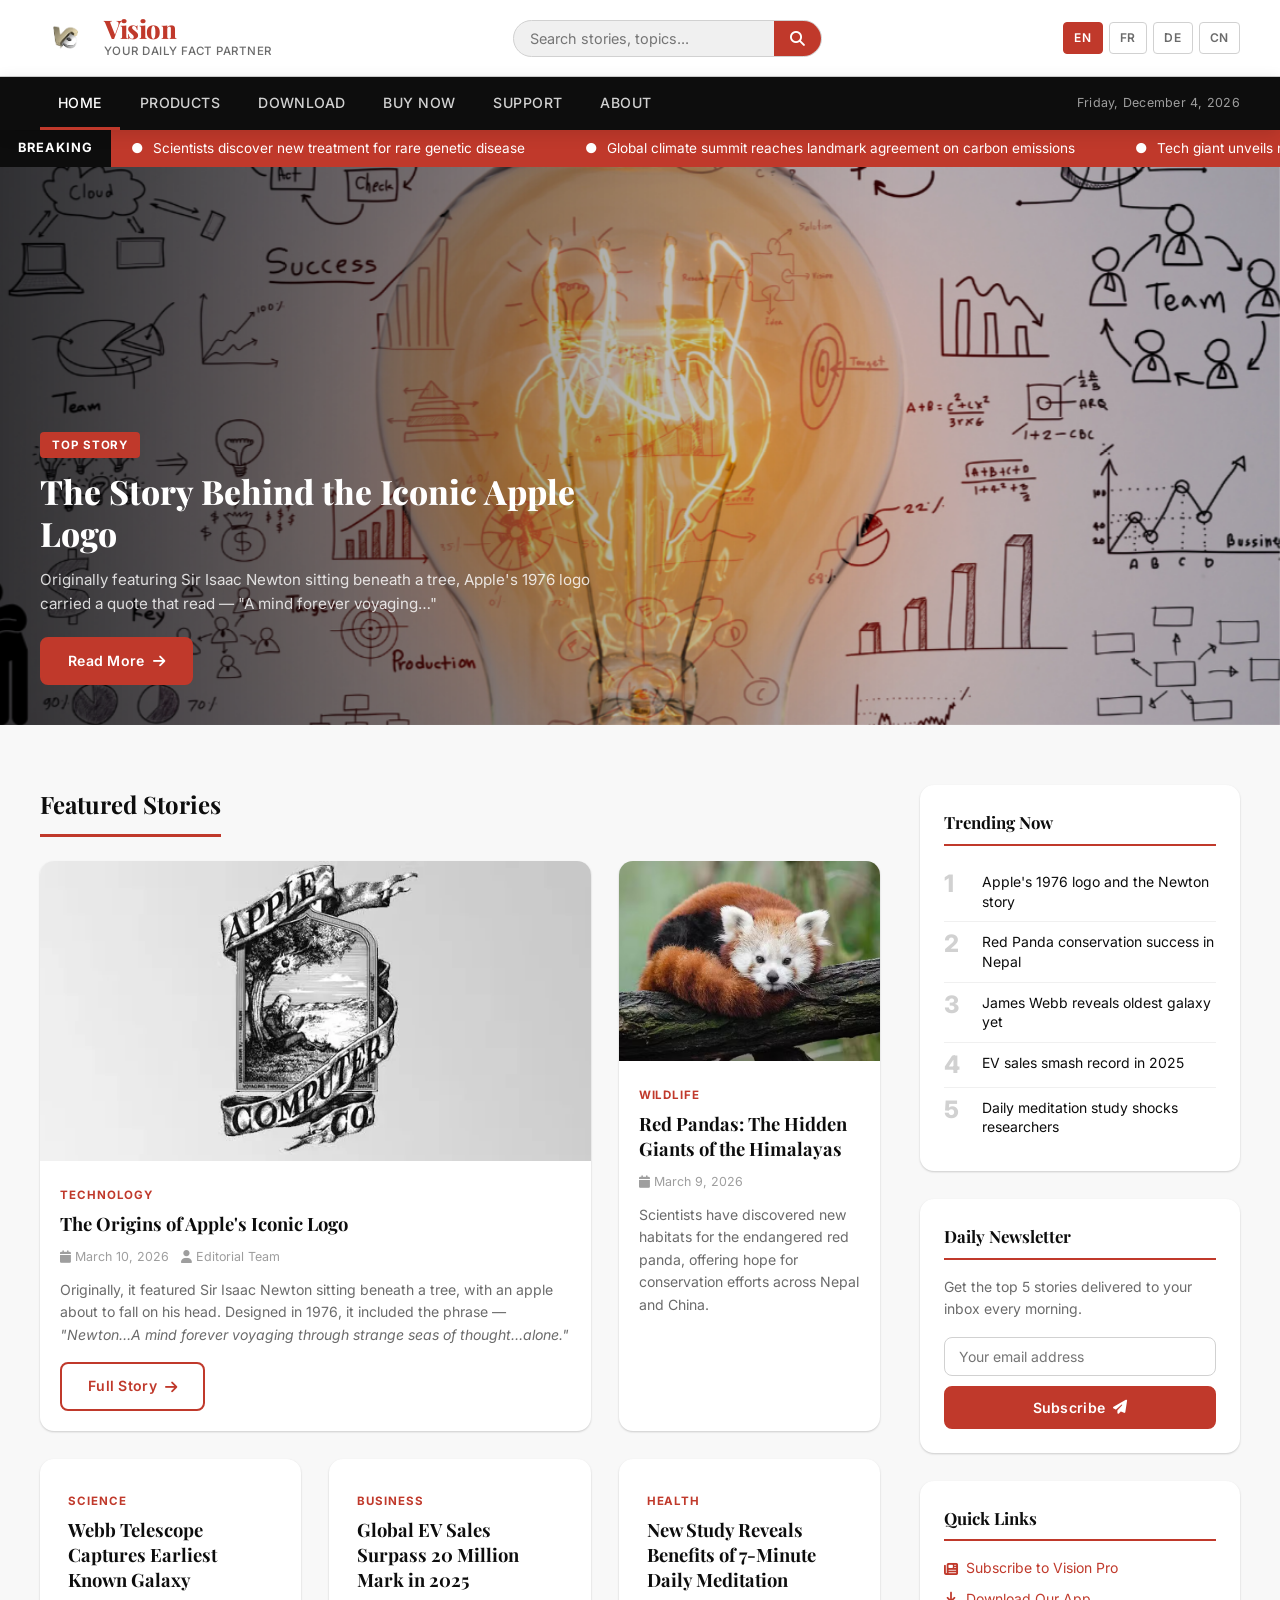
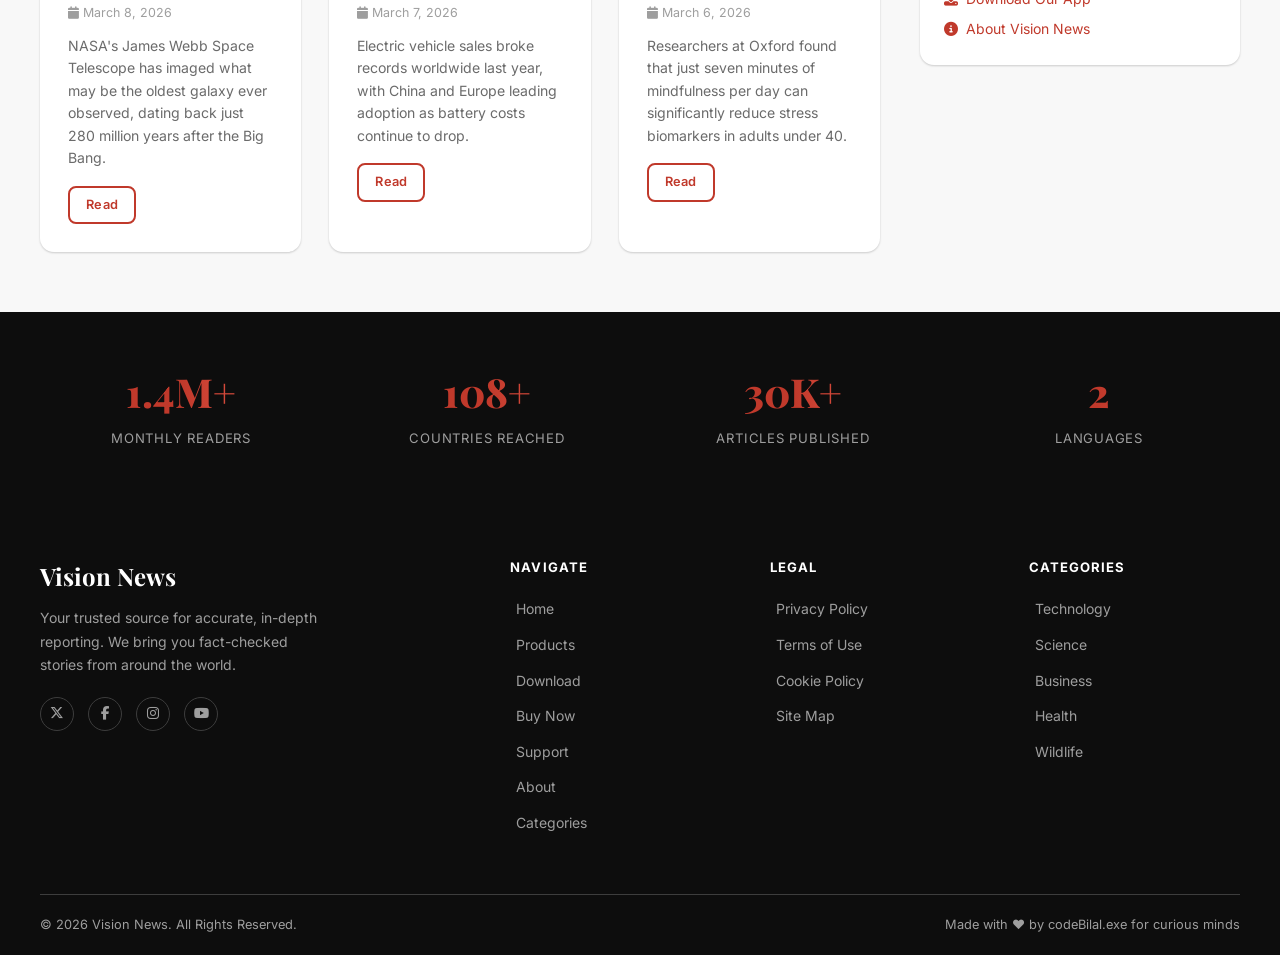
<file: index.html>
<!DOCTYPE html>
<html lang="en">

<head>
    <meta charset="UTF-8">
    <meta name="viewport" content="width=device-width, initial-scale=1.0">
    <meta name="description"
        content="Vision News — Your daily fact partner. Breaking news, top stories, analysis, and more.">

    <!-- Open Graph Tags -->
    <meta property="og:title" content="Vision News — Home">
    <meta property="og:description"
        content="Vision News — Your daily fact partner. Breaking news, top stories, analysis, and more.">
    <meta property="og:image" content="Resources/images/Webbanner.jpg">
    <meta property="og:url" content="https://vision-news.com/">
    <meta property="og:type" content="website">

    <!-- Structured Data (JSON-LD) for Google News SEO -->
    <script type="application/ld+json">
    {
      "@context": "https://schema.org",
      "@type": "NewsMediaOrganization",
      "name": "Vision News",
      "url": "https://vision-news.com",
      "logo": "https://vision-news.com/Resources/images/Weblogo.png"
    }
    </script>

    <title>Vision News — Home</title>
    <link rel="icon" href="Resources/images/WebICON.png" type="image/png">
    <link rel="stylesheet" href="css/Webstyle.css">
    <link rel="stylesheet" href="https://cdnjs.cloudflare.com/ajax/libs/font-awesome/6.5.0/css/all.min.css">
</head>

<body>

    <!-- Header -->
    <header class="site-header">
        <a href="index.html" class="logo">
            <img src="Resources/images/Weblogo.png" alt="Vision News Logo">
            <div class="logo-text">
                <h1>Vision</h1>
                <p>Your Daily Fact Partner</p>
            </div>
        </a>

        <form class="search-form" role="search" onsubmit="return false;">
            <input type="search" id="site-search" placeholder="Search stories, topics..." aria-label="Search">
            <button type="submit" aria-label="Submit search"><i class="fa fa-search"></i></button>
        </form>

        <div class="lang-selector" role="navigation" aria-label="Language selector">
            <span class="active" tabindex="0">EN</span>
            <span tabindex="0">FR</span>
            <span tabindex="0">DE</span>
            <span tabindex="0">CN</span>
        </div>
    </header>

    <!-- Sticky Navigation -->
    <nav class="site-nav" role="navigation" aria-label="Main navigation">
        <div class="nav-inner">
            <div class="nav-links">
                <a href="index.html" class="active">Home</a>
                <a href="pages/Products.html">Products</a>
                <a href="pages/Download.html">Download</a>
                <a href="pages/BuyNow.html">Buy Now</a>
                <a href="pages/Support.html">Support</a>
                <a href="pages/About.html">About</a>
            </div>
            <span class="nav-date"><i class="fa fa-spinner fa-spin"></i> Fetching Date...</span>
        </div>
    </nav>

    <!-- Breaking News Ticker -->
    <div class="ticker-bar" aria-label="Breaking news ticker">
        <span class="ticker-label">Breaking</span>
        <div class="ticker-content">
            <div class="ticker-track">
                <span>Scientists discover new treatment for rare genetic disease</span>
                <span>Global climate summit reaches landmark agreement on carbon emissions</span>
                <span>Tech giant unveils next-generation AI model with record capabilities</span>
                <span>Stock markets surge following positive economic data release</span>
                <span>Space agency confirms successful launch of new orbital telescope</span>
                <!-- duplicate for seamless loop -->
                <span>Scientists discover new treatment for rare genetic disease</span>
                <span>Global climate summit reaches landmark agreement on carbon emissions</span>
                <span>Tech giant unveils next-generation AI model with record capabilities</span>
                <span>Stock markets surge following positive economic data release</span>
                <span>Space agency confirms successful launch of new orbital telescope</span>
            </div>
        </div>
    </div>

    <main>
        <!-- Hero Banner -->
        <section class="hero-banner">
            <img src="Resources/images/Webbanner.jpg" alt="Today's top story banner" loading="lazy">
            <div class="hero-overlay">
                <div class="hero-content">
                    <span class="tag">Top Story</span>
                    <h2>The Story Behind the Iconic Apple Logo</h2>
                    <p>Originally featuring Sir Isaac Newton sitting beneath a tree, Apple's 1976 logo carried a quote
                        that read — "A mind forever voyaging…"</p>
                    <a href="#featured" class="btn btn-primary">Read More <i class="fa fa-arrow-right"></i></a>
                </div>
            </div>
        </section>

        <!-- Main Content -->
        <div class="container">
            <div class="section content-with-sidebar">

                <!-- Articles Area -->
                <div>
                    <h2 class="section-title">Featured Stories</h2>
                    <div class="article-grid" id="featured">

                        <!-- Featured Card -->
                        <article class="card featured" id="apple-story">
                            <img src="Resources/images/AppleLogo.webp" alt="Original Apple Logo from 1976"
                                class="card-img" style="height:300px;object-fit:cover;">
                            <div class="card-body">
                                <span class="card-category">Technology</span>
                                <h3 class="card-title"><a href="#">The Origins of Apple's Iconic Logo</a></h3>
                                <div class="card-meta">
                                    <span><i class="fa fa-calendar"></i> March 10, 2026</span>
                                    <span><i class="fa fa-user"></i> Editorial Team</span>
                                </div>
                                <p class="card-excerpt">Originally, it featured Sir Isaac Newton sitting beneath a tree,
                                    with an apple about to fall on his head. Designed in 1976, it included the phrase —
                                    <em>"Newton…A mind forever voyaging through strange seas of thought…alone."</em>
                                </p>
                                <a href="#" class="btn btn-outline" style="margin-top:16px;">Full Story <i
                                        class="fa fa-arrow-right"></i></a>
                            </div>
                        </article>

                        <!-- Card 2 -->
                        <article class="card">
                            <img src="Resources/images/redPanda.png" alt="Red Panda in the wild" class="card-img"
                                loading="lazy">
                            <div class="card-body">
                                <span class="card-category">Wildlife</span>
                                <h3 class="card-title"><a href="#">Red Pandas: The Hidden Giants of the Himalayas</a>
                                </h3>
                                <div class="card-meta">
                                    <span><i class="fa fa-calendar"></i> March 9, 2026</span>
                                </div>
                                <p class="card-excerpt">Scientists have discovered new habitats for the endangered red
                                    panda, offering hope for conservation efforts across Nepal and China.</p>
                            </div>
                        </article>

                        <!-- Card 3 -->
                        <article class="card">
                            <div class="card-body" style="padding:28px;">
                                <span class="card-category">Science</span>
                                <h3 class="card-title"><a href="#">Webb Telescope Captures Earliest Known Galaxy</a>
                                </h3>
                                <div class="card-meta">
                                    <span><i class="fa fa-calendar"></i> March 8, 2026</span>
                                </div>
                                <p class="card-excerpt">NASA's James Webb Space Telescope has imaged what may be the
                                    oldest galaxy ever observed, dating back just 280 million years after the Big Bang.
                                </p>
                                <a href="#" class="btn btn-sm btn-outline" style="margin-top:16px;">Read</a>
                            </div>
                        </article>

                        <!-- Card 4 -->
                        <article class="card">
                            <div class="card-body" style="padding:28px;">
                                <span class="card-category">Business</span>
                                <h3 class="card-title"><a href="#">Global EV Sales Surpass 20 Million Mark in 2025</a>
                                </h3>
                                <div class="card-meta">
                                    <span><i class="fa fa-calendar"></i> March 7, 2026</span>
                                </div>
                                <p class="card-excerpt">Electric vehicle sales broke records worldwide last year, with
                                    China and Europe leading adoption as battery costs continue to drop.</p>
                                <a href="#" class="btn btn-sm btn-outline" style="margin-top:16px;">Read</a>
                            </div>
                        </article>

                        <!-- Card 5 -->
                        <article class="card">
                            <div class="card-body" style="padding:28px;">
                                <span class="card-category">Health</span>
                                <h3 class="card-title"><a href="#">New Study Reveals Benefits of 7-Minute Daily
                                        Meditation</a></h3>
                                <div class="card-meta">
                                    <span><i class="fa fa-calendar"></i> March 6, 2026</span>
                                </div>
                                <p class="card-excerpt">Researchers at Oxford found that just seven minutes of
                                    mindfulness per day can significantly reduce stress biomarkers in adults under 40.
                                </p>
                                <a href="#" class="btn btn-sm btn-outline" style="margin-top:16px;">Read</a>
                            </div>
                        </article>

                    </div><!-- /article-grid -->
                </div>

                <!-- Sidebar -->
                <aside>
                    <!-- Trending -->
                    <div class="sidebar-widget">
                        <h4>Trending Now</h4>
                        <ol class="trending-list">
                            <li><span class="trending-num">1</span><span>Apple's 1976 logo and the Newton story</span>
                            </li>
                            <li><span class="trending-num">2</span><span>Red Panda conservation success in Nepal</span>
                            </li>
                            <li><span class="trending-num">3</span><span>James Webb reveals oldest galaxy yet</span>
                            </li>
                            <li><span class="trending-num">4</span><span>EV sales smash record in 2025</span></li>
                            <li><span class="trending-num">5</span><span>Daily meditation study shocks
                                    researchers</span></li>
                        </ol>
                    </div>

                    <!-- Newsletter -->
                    <div class="sidebar-widget">
                        <h4>Daily Newsletter</h4>
                        <p style="font-size:.875rem;color:var(--gray-2);margin-bottom:16px;">Get the top 5 stories
                            delivered to your inbox every morning.</p>
                        <form class="newsletter-form" onsubmit="return false;">
                            <input type="email" placeholder="Your email address" id="newsletter-email"
                                aria-label="Email for newsletter">
                            <button class="btn btn-primary" type="submit">Subscribe <i
                                    class="fa fa-paper-plane"></i></button>
                        </form>
                    </div>

                    <!-- Quick links -->
                    <div class="sidebar-widget">
                        <h4>Quick Links</h4>
                        <ul style="display:flex;flex-direction:column;gap:8px;">
                            <li><a href="pages/Products.html"
                                    style="font-size:.875rem;color:var(--primary);display:flex;align-items:center;gap:8px;"><i
                                        class="fa fa-newspaper"></i> Subscribe to Vision Pro</a></li>
                            <li><a href="pages/Download.html"
                                    style="font-size:.875rem;color:var(--primary);display:flex;align-items:center;gap:8px;"><i
                                        class="fa fa-download"></i> Download Our App</a></li>
                            <li><a href="pages/About.html"
                                    style="font-size:.875rem;color:var(--primary);display:flex;align-items:center;gap:8px;"><i
                                        class="fa fa-info-circle"></i> About Vision News</a></li>
                        </ul>
                    </div>
                </aside>

            </div><!-- /content-with-sidebar -->
        </div><!-- /container -->

        <!-- Stats Bar -->
        <div class="stats-bar">
            <div class="stats-grid">
                <div class="stat-item">
                    <div class="stat-number">2.4M+</div>
                    <div class="stat-label">Monthly Readers</div>
                </div>
                <div class="stat-item">
                    <div class="stat-number">180+</div>
                    <div class="stat-label">Countries Reached</div>
                </div>
                <div class="stat-item">
                    <div class="stat-number">50K+</div>
                    <div class="stat-label">Articles Published</div>
                </div>
                <div class="stat-item">
                    <div class="stat-number">4</div>
                    <div class="stat-label">Languages</div>
                </div>
            </div>
        </div>
    </main>

    <!-- Footer -->
    <footer class="site-footer">
        <div class="footer-grid">
            <div class="footer-brand">
                <h3>Vision News</h3>
                <p>Your trusted source for accurate, in-depth reporting. We bring you fact-checked stories from around
                    the world.</p>
                <div class="social-links" style="margin-top:20px;">
                    <a href="https://x.com/visionnews" target="_blank" rel="noopener" aria-label="Twitter/X"><i
                            class="fa-brands fa-x-twitter"></i></a>
                    <a href="https://www.facebook.com/visionnews" target="_blank" rel="noopener"
                        aria-label="Facebook"><i class="fa-brands fa-facebook-f"></i></a>
                    <a href="https://www.instagram.com/visionnews" target="_blank" rel="noopener"
                        aria-label="Instagram"><i class="fa-brands fa-instagram"></i></a>
                    <a href="https://www.youtube.com/@visionnews" target="_blank" rel="noopener" aria-label="YouTube"><i
                            class="fa-brands fa-youtube"></i></a>
                </div>
            </div>
            <div class="footer-col">
                <h4>Navigate</h4>
                <ul>
                    <li><a href="index.html">Home</a></li>
                    <li><a href="pages/Products.html">Products</a></li>
                    <li><a href="pages/Download.html">Download</a></li>
                    <li><a href="pages/BuyNow.html">Buy Now</a></li>
                    <li><a href="pages/Support.html">Support</a></li>
                    <li><a href="pages/About.html">About</a></li>
                    <li><a href="pages/Categories.html">Categories</a></li>
                </ul>
            </div>
            <div class="footer-col">
                <h4>Legal</h4>
                <ul>
                    <li><a href="Resources/policies/PrivacyPolicy.html">Privacy Policy</a></li>
                    <li><a href="Resources/policies/TermsOfUse.html">Terms of Use</a></li>
                    <li><a href="Resources/policies/CookiePolicy.html">Cookie Policy</a></li>
                    <li><a href="#">Site Map</a></li>
                </ul>
            </div>
            <div class="footer-col">
                <h4>Categories</h4>
                <ul>
                    <li><a href="index.html?search=technology">Technology</a></li>
                    <li><a href="index.html?search=science">Science</a></li>
                    <li><a href="index.html?search=business">Business</a></li>
                    <li><a href="index.html?search=health">Health</a></li>
                    <li><a href="index.html?search=wildlife">Wildlife</a></li>
                </ul>
            </div>
        </div>
        <div class="footer-bottom">
            <p>&copy; 2026 Vision News. All Rights Reserved.</p>
            <p>Made with ❤️ by <a href="https://github.com/codeBilal-exe">codeBilal.exe</a> for curious minds</p>
        </div>
    </footer>

    <!-- Hidden Google Translate Element -->
    <div id="google_translate_element" style="display:none;"></div>
    <script type="text/javascript">
        function googleTranslateElementInit() {
            new google.translate.TranslateElement({
                pageLanguage: 'en',
                includedLanguages: 'en,fr,de,zh-CN',
                autoDisplay: false
            }, 'google_translate_element');
        }
    </script>
    <script type="text/javascript"
        src="https://translate.google.com/translate_a/element.js?cb=googleTranslateElementInit"></script>

    <!-- External Script -->
    <script src="js/WebScript.js"></script>

</body>

</html>
</file>
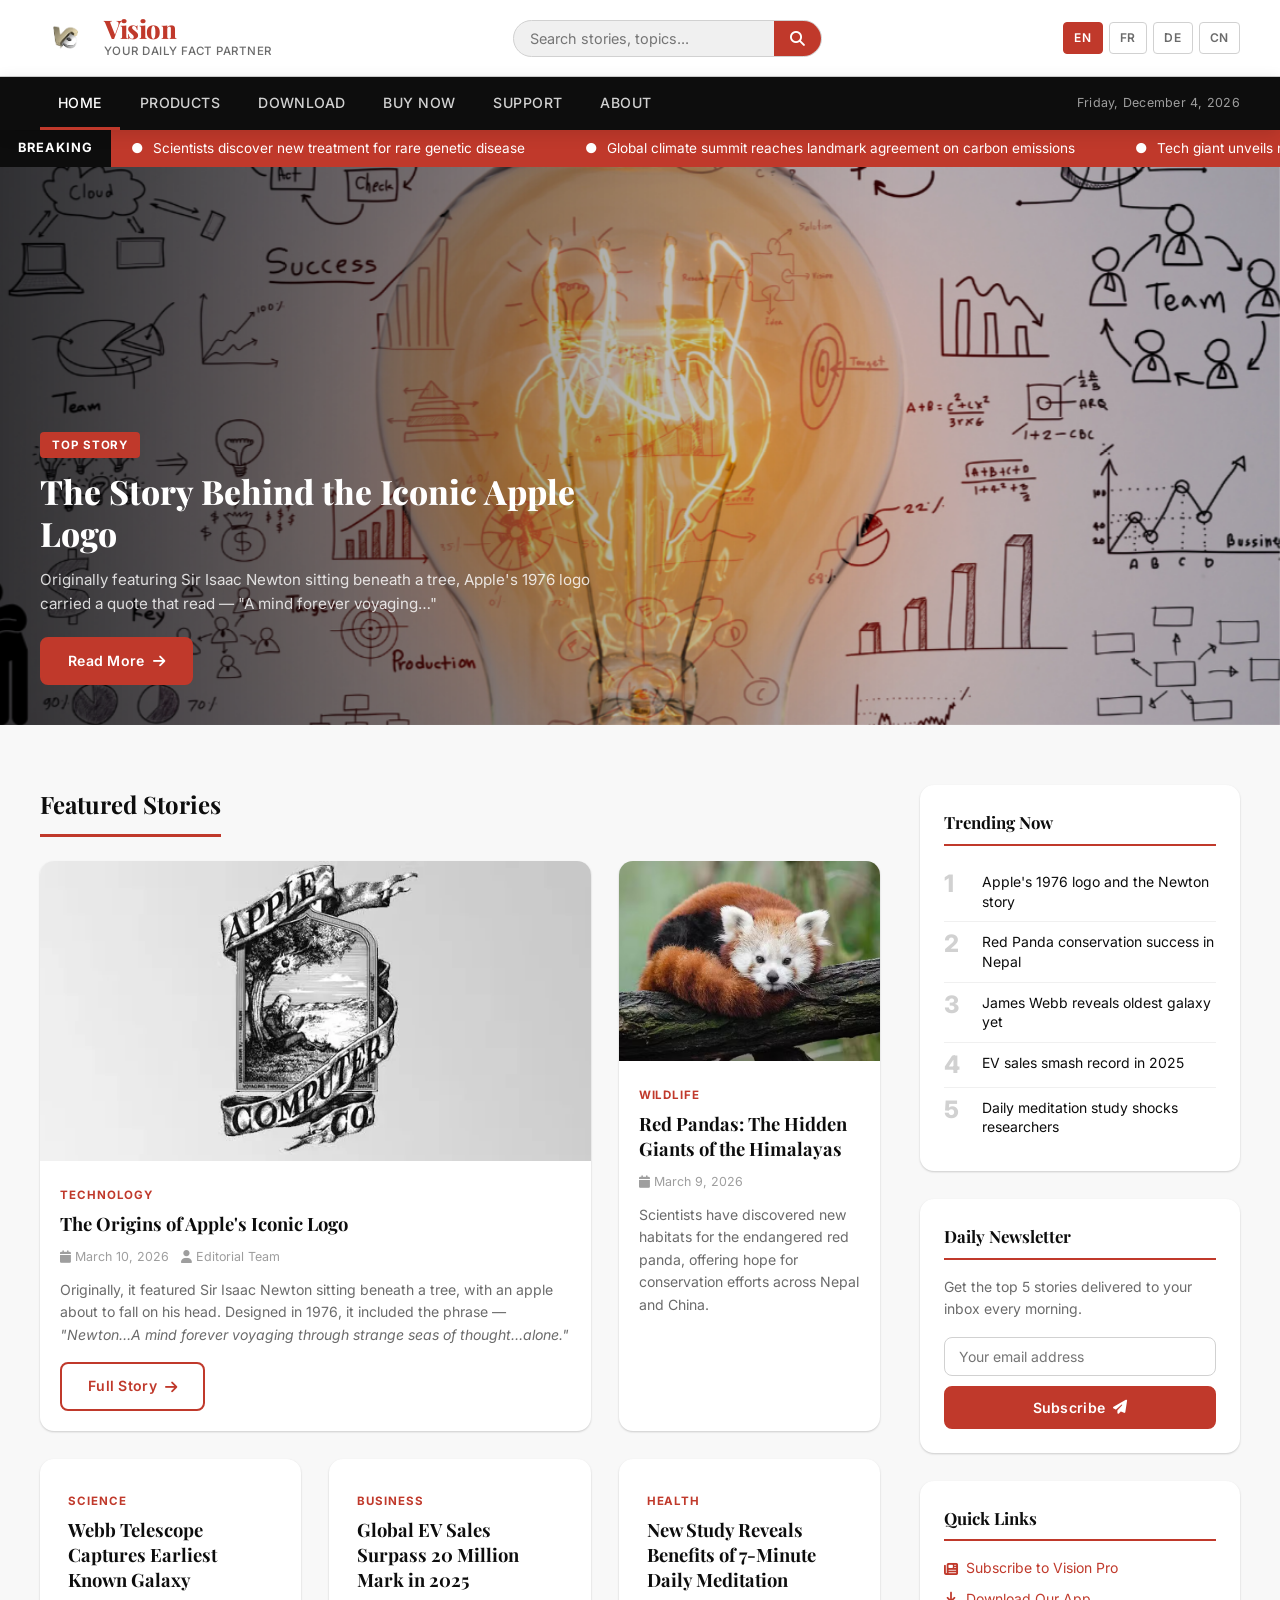
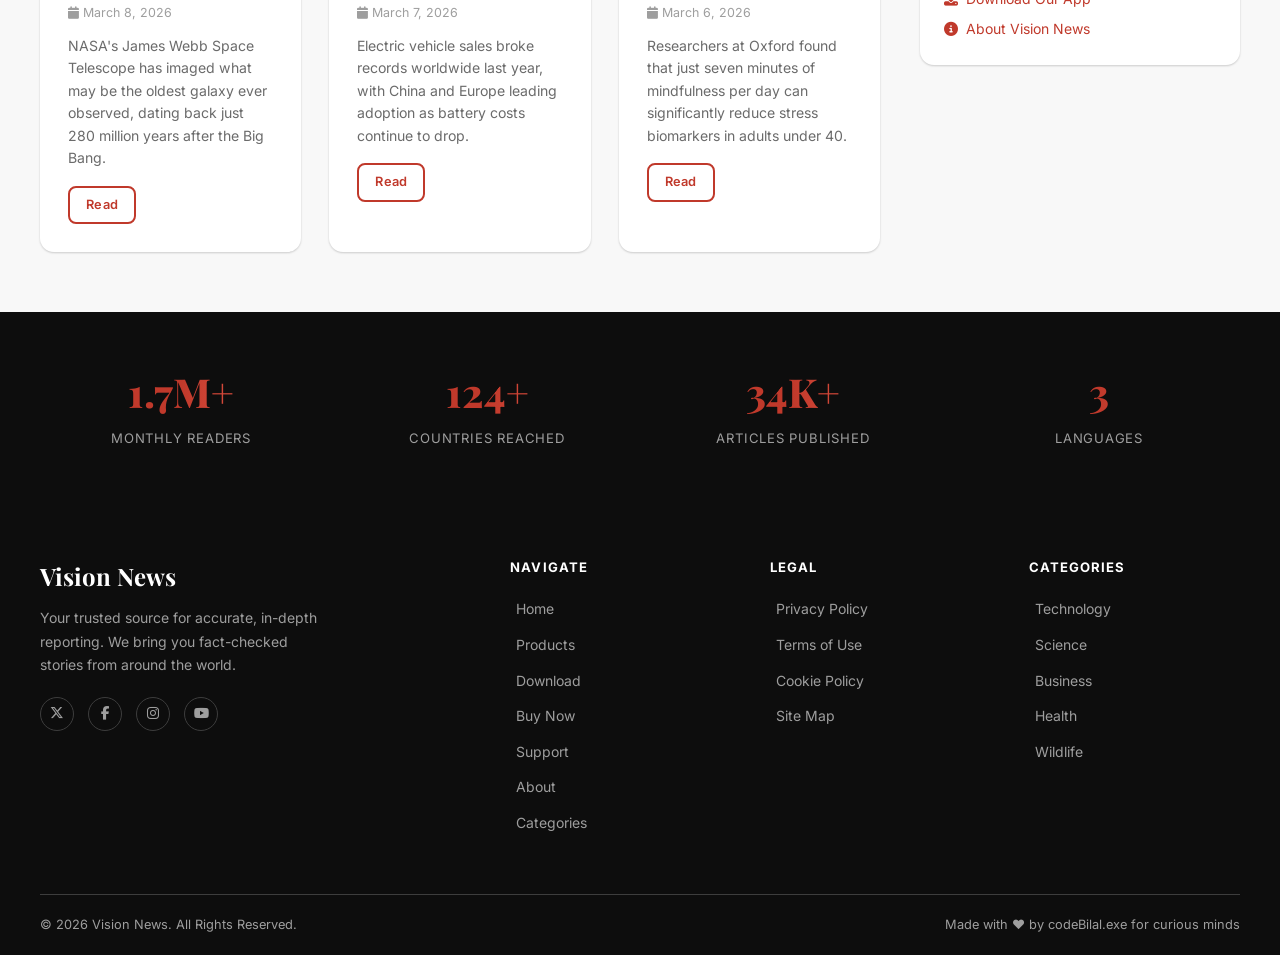
<file: Home.html>
<!DOCTYPE html>
<html lang="en">

<head>
    <meta charset="UTF-8">
    <meta name="viewport" content="width=device-width, initial-scale=1.0">
    <meta name="description"
        content="Vision News — Your daily fact partner. Breaking news, top stories, analysis, and more.">

    <!-- Open Graph Tags -->
    <meta property="og:title" content="Vision News — Home">
    <meta property="og:description"
        content="Vision News — Your daily fact partner. Breaking news, top stories, analysis, and more.">
    <meta property="og:image" content="Resources/images/Webbanner.jpg">
    <meta property="og:url" content="https://vision-news.com/">
    <meta property="og:type" content="website">

    <!-- Structured Data (JSON-LD) for Google News SEO -->
    <script type="application/ld+json">
    {
      "@context": "https://schema.org",
      "@type": "NewsMediaOrganization",
      "name": "Vision News",
      "url": "https://vision-news.com",
      "logo": "https://vision-news.com/Resources/images/Weblogo.png"
    }
    </script>

    <title>Vision News — Home</title>
    <link rel="icon" href="Resources/images/WebICON.png" type="image/png">
    <link rel="stylesheet" href="css/Webstyle.css">
    <link rel="stylesheet" href="https://cdnjs.cloudflare.com/ajax/libs/font-awesome/6.5.0/css/all.min.css">
</head>

<body>

    <!-- Header -->
    <header class="site-header">
        <a href="Home.html" class="logo">
            <img src="Resources/images/Weblogo.png" alt="Vision News Logo">
            <div class="logo-text">
                <h1>Vision</h1>
                <p>Your Daily Fact Partner</p>
            </div>
        </a>

        <form class="search-form" role="search" onsubmit="return false;">
            <input type="search" id="site-search" placeholder="Search stories, topics..." aria-label="Search">
            <button type="submit" aria-label="Submit search"><i class="fa fa-search"></i></button>
        </form>

        <div class="lang-selector" role="navigation" aria-label="Language selector">
            <span class="active" tabindex="0">EN</span>
            <span tabindex="0">FR</span>
            <span tabindex="0">DE</span>
            <span tabindex="0">CN</span>
        </div>
    </header>

    <!-- Sticky Navigation -->
    <nav class="site-nav" role="navigation" aria-label="Main navigation">
        <div class="nav-inner">
            <div class="nav-links">
                <a href="Home.html" class="active">Home</a>
                <a href="pages/Products.html">Products</a>
                <a href="pages/Download.html">Download</a>
                <a href="pages/BuyNow.html">Buy Now</a>
                <a href="pages/Support.html">Support</a>
                <a href="pages/About.html">About</a>
            </div>
            <span class="nav-date"><i class="fa fa-spinner fa-spin"></i> Fetching Date...</span>
        </div>
    </nav>

    <!-- Breaking News Ticker -->
    <div class="ticker-bar" aria-label="Breaking news ticker">
        <span class="ticker-label">Breaking</span>
        <div class="ticker-content">
            <div class="ticker-track">
                <span>Scientists discover new treatment for rare genetic disease</span>
                <span>Global climate summit reaches landmark agreement on carbon emissions</span>
                <span>Tech giant unveils next-generation AI model with record capabilities</span>
                <span>Stock markets surge following positive economic data release</span>
                <span>Space agency confirms successful launch of new orbital telescope</span>
                <!-- duplicate for seamless loop -->
                <span>Scientists discover new treatment for rare genetic disease</span>
                <span>Global climate summit reaches landmark agreement on carbon emissions</span>
                <span>Tech giant unveils next-generation AI model with record capabilities</span>
                <span>Stock markets surge following positive economic data release</span>
                <span>Space agency confirms successful launch of new orbital telescope</span>
            </div>
        </div>
    </div>

    <main>
        <!-- Hero Banner -->
        <section class="hero-banner">
            <img src="Resources/images/Webbanner.jpg" alt="Today's top story banner" loading="lazy">
            <div class="hero-overlay">
                <div class="hero-content">
                    <span class="tag">Top Story</span>
                    <h2>The Story Behind the Iconic Apple Logo</h2>
                    <p>Originally featuring Sir Isaac Newton sitting beneath a tree, Apple's 1976 logo carried a quote
                        that read — "A mind forever voyaging…"</p>
                    <a href="#featured" class="btn btn-primary">Read More <i class="fa fa-arrow-right"></i></a>
                </div>
            </div>
        </section>

        <!-- Main Content -->
        <div class="container">
            <div class="section content-with-sidebar">

                <!-- Articles Area -->
                <div>
                    <h2 class="section-title">Featured Stories</h2>
                    <div class="article-grid" id="featured">

                        <!-- Featured Card -->
                        <article class="card featured" id="apple-story">
                            <img src="Resources/images/AppleLogo.webp" alt="Original Apple Logo from 1976"
                                class="card-img" style="height:300px;object-fit:cover;">
                            <div class="card-body">
                                <span class="card-category">Technology</span>
                                <h3 class="card-title"><a href="#">The Origins of Apple's Iconic Logo</a></h3>
                                <div class="card-meta">
                                    <span><i class="fa fa-calendar"></i> March 10, 2026</span>
                                    <span><i class="fa fa-user"></i> Editorial Team</span>
                                </div>
                                <p class="card-excerpt">Originally, it featured Sir Isaac Newton sitting beneath a tree,
                                    with an apple about to fall on his head. Designed in 1976, it included the phrase —
                                    <em>"Newton…A mind forever voyaging through strange seas of thought…alone."</em>
                                </p>
                                <a href="#" class="btn btn-outline" style="margin-top:16px;">Full Story <i
                                        class="fa fa-arrow-right"></i></a>
                            </div>
                        </article>

                        <!-- Card 2 -->
                        <article class="card">
                            <img src="Resources/images/redPanda.png" alt="Red Panda in the wild" class="card-img"
                                loading="lazy">
                            <div class="card-body">
                                <span class="card-category">Wildlife</span>
                                <h3 class="card-title"><a href="#">Red Pandas: The Hidden Giants of the Himalayas</a>
                                </h3>
                                <div class="card-meta">
                                    <span><i class="fa fa-calendar"></i> March 9, 2026</span>
                                </div>
                                <p class="card-excerpt">Scientists have discovered new habitats for the endangered red
                                    panda, offering hope for conservation efforts across Nepal and China.</p>
                            </div>
                        </article>

                        <!-- Card 3 -->
                        <article class="card">
                            <div class="card-body" style="padding:28px;">
                                <span class="card-category">Science</span>
                                <h3 class="card-title"><a href="#">Webb Telescope Captures Earliest Known Galaxy</a>
                                </h3>
                                <div class="card-meta">
                                    <span><i class="fa fa-calendar"></i> March 8, 2026</span>
                                </div>
                                <p class="card-excerpt">NASA's James Webb Space Telescope has imaged what may be the
                                    oldest galaxy ever observed, dating back just 280 million years after the Big Bang.
                                </p>
                                <a href="#" class="btn btn-sm btn-outline" style="margin-top:16px;">Read</a>
                            </div>
                        </article>

                        <!-- Card 4 -->
                        <article class="card">
                            <div class="card-body" style="padding:28px;">
                                <span class="card-category">Business</span>
                                <h3 class="card-title"><a href="#">Global EV Sales Surpass 20 Million Mark in 2025</a>
                                </h3>
                                <div class="card-meta">
                                    <span><i class="fa fa-calendar"></i> March 7, 2026</span>
                                </div>
                                <p class="card-excerpt">Electric vehicle sales broke records worldwide last year, with
                                    China and Europe leading adoption as battery costs continue to drop.</p>
                                <a href="#" class="btn btn-sm btn-outline" style="margin-top:16px;">Read</a>
                            </div>
                        </article>

                        <!-- Card 5 -->
                        <article class="card">
                            <div class="card-body" style="padding:28px;">
                                <span class="card-category">Health</span>
                                <h3 class="card-title"><a href="#">New Study Reveals Benefits of 7-Minute Daily
                                        Meditation</a></h3>
                                <div class="card-meta">
                                    <span><i class="fa fa-calendar"></i> March 6, 2026</span>
                                </div>
                                <p class="card-excerpt">Researchers at Oxford found that just seven minutes of
                                    mindfulness per day can significantly reduce stress biomarkers in adults under 40.
                                </p>
                                <a href="#" class="btn btn-sm btn-outline" style="margin-top:16px;">Read</a>
                            </div>
                        </article>

                    </div><!-- /article-grid -->
                </div>

                <!-- Sidebar -->
                <aside>
                    <!-- Trending -->
                    <div class="sidebar-widget">
                        <h4>Trending Now</h4>
                        <ol class="trending-list">
                            <li><span class="trending-num">1</span><span>Apple's 1976 logo and the Newton story</span>
                            </li>
                            <li><span class="trending-num">2</span><span>Red Panda conservation success in Nepal</span>
                            </li>
                            <li><span class="trending-num">3</span><span>James Webb reveals oldest galaxy yet</span>
                            </li>
                            <li><span class="trending-num">4</span><span>EV sales smash record in 2025</span></li>
                            <li><span class="trending-num">5</span><span>Daily meditation study shocks
                                    researchers</span></li>
                        </ol>
                    </div>

                    <!-- Newsletter -->
                    <div class="sidebar-widget">
                        <h4>Daily Newsletter</h4>
                        <p style="font-size:.875rem;color:var(--gray-2);margin-bottom:16px;">Get the top 5 stories
                            delivered to your inbox every morning.</p>
                        <form class="newsletter-form" onsubmit="return false;">
                            <input type="email" placeholder="Your email address" id="newsletter-email"
                                aria-label="Email for newsletter">
                            <button class="btn btn-primary" type="submit">Subscribe <i
                                    class="fa fa-paper-plane"></i></button>
                        </form>
                    </div>

                    <!-- Quick links -->
                    <div class="sidebar-widget">
                        <h4>Quick Links</h4>
                        <ul style="display:flex;flex-direction:column;gap:8px;">
                            <li><a href="pages/Products.html"
                                    style="font-size:.875rem;color:var(--primary);display:flex;align-items:center;gap:8px;"><i
                                        class="fa fa-newspaper"></i> Subscribe to Vision Pro</a></li>
                            <li><a href="pages/Download.html"
                                    style="font-size:.875rem;color:var(--primary);display:flex;align-items:center;gap:8px;"><i
                                        class="fa fa-download"></i> Download Our App</a></li>
                            <li><a href="pages/About.html"
                                    style="font-size:.875rem;color:var(--primary);display:flex;align-items:center;gap:8px;"><i
                                        class="fa fa-info-circle"></i> About Vision News</a></li>
                        </ul>
                    </div>
                </aside>

            </div><!-- /content-with-sidebar -->
        </div><!-- /container -->

        <!-- Stats Bar -->
        <div class="stats-bar">
            <div class="stats-grid">
                <div class="stat-item">
                    <div class="stat-number">2.4M+</div>
                    <div class="stat-label">Monthly Readers</div>
                </div>
                <div class="stat-item">
                    <div class="stat-number">180+</div>
                    <div class="stat-label">Countries Reached</div>
                </div>
                <div class="stat-item">
                    <div class="stat-number">50K+</div>
                    <div class="stat-label">Articles Published</div>
                </div>
                <div class="stat-item">
                    <div class="stat-number">4</div>
                    <div class="stat-label">Languages</div>
                </div>
            </div>
        </div>
    </main>

    <!-- Footer -->
    <footer class="site-footer">
        <div class="footer-grid">
            <div class="footer-brand">
                <h3>Vision News</h3>
                <p>Your trusted source for accurate, in-depth reporting. We bring you fact-checked stories from around
                    the world.</p>
                <div class="social-links" style="margin-top:20px;">
                    <a href="https://x.com/visionnews" target="_blank" rel="noopener" aria-label="Twitter/X"><i
                            class="fa-brands fa-x-twitter"></i></a>
                    <a href="https://www.facebook.com/visionnews" target="_blank" rel="noopener"
                        aria-label="Facebook"><i class="fa-brands fa-facebook-f"></i></a>
                    <a href="https://www.instagram.com/visionnews" target="_blank" rel="noopener"
                        aria-label="Instagram"><i class="fa-brands fa-instagram"></i></a>
                    <a href="https://www.youtube.com/@visionnews" target="_blank" rel="noopener" aria-label="YouTube"><i
                            class="fa-brands fa-youtube"></i></a>
                </div>
            </div>
            <div class="footer-col">
                <h4>Navigate</h4>
                <ul>
                    <li><a href="Home.html">Home</a></li>
                    <li><a href="pages/Products.html">Products</a></li>
                    <li><a href="pages/Download.html">Download</a></li>
                    <li><a href="pages/BuyNow.html">Buy Now</a></li>
                    <li><a href="pages/Support.html">Support</a></li>
                    <li><a href="pages/About.html">About</a></li>
                    <li><a href="pages/Categories.html">Categories</a></li>
                </ul>
            </div>
            <div class="footer-col">
                <h4>Legal</h4>
                <ul>
                    <li><a href="Resources/policies/PrivacyPolicy.html">Privacy Policy</a></li>
                    <li><a href="Resources/policies/TermsOfUse.html">Terms of Use</a></li>
                    <li><a href="Resources/policies/CookiePolicy.html">Cookie Policy</a></li>
                    <li><a href="#">Site Map</a></li>
                </ul>
            </div>
            <div class="footer-col">
                <h4>Categories</h4>
                <ul>
                    <li><a href="Home.html?search=technology">Technology</a></li>
                    <li><a href="Home.html?search=science">Science</a></li>
                    <li><a href="Home.html?search=business">Business</a></li>
                    <li><a href="Home.html?search=health">Health</a></li>
                    <li><a href="Home.html?search=wildlife">Wildlife</a></li>
                </ul>
            </div>
        </div>
        <div class="footer-bottom">
            <p>&copy; 2026 Vision News. All Rights Reserved.</p>
            <p>Made with ❤️ by <a href="https://github.com/codeBilal-exe">codeBilal.exe</a> for curious minds</p>
        </div>
    </footer>

    <!-- Hidden Google Translate Element -->
    <div id="google_translate_element" style="display:none;"></div>
    <script type="text/javascript">
        function googleTranslateElementInit() {
            new google.translate.TranslateElement({
                pageLanguage: 'en',
                includedLanguages: 'en,fr,de,zh-CN',
                autoDisplay: false
            }, 'google_translate_element');
        }
    </script>
    <script type="text/javascript"
        src="https://translate.google.com/translate_a/element.js?cb=googleTranslateElementInit"></script>

    <!-- External Script -->
    <script src="js/WebScript.js"></script>

</body>

</html>
</file>
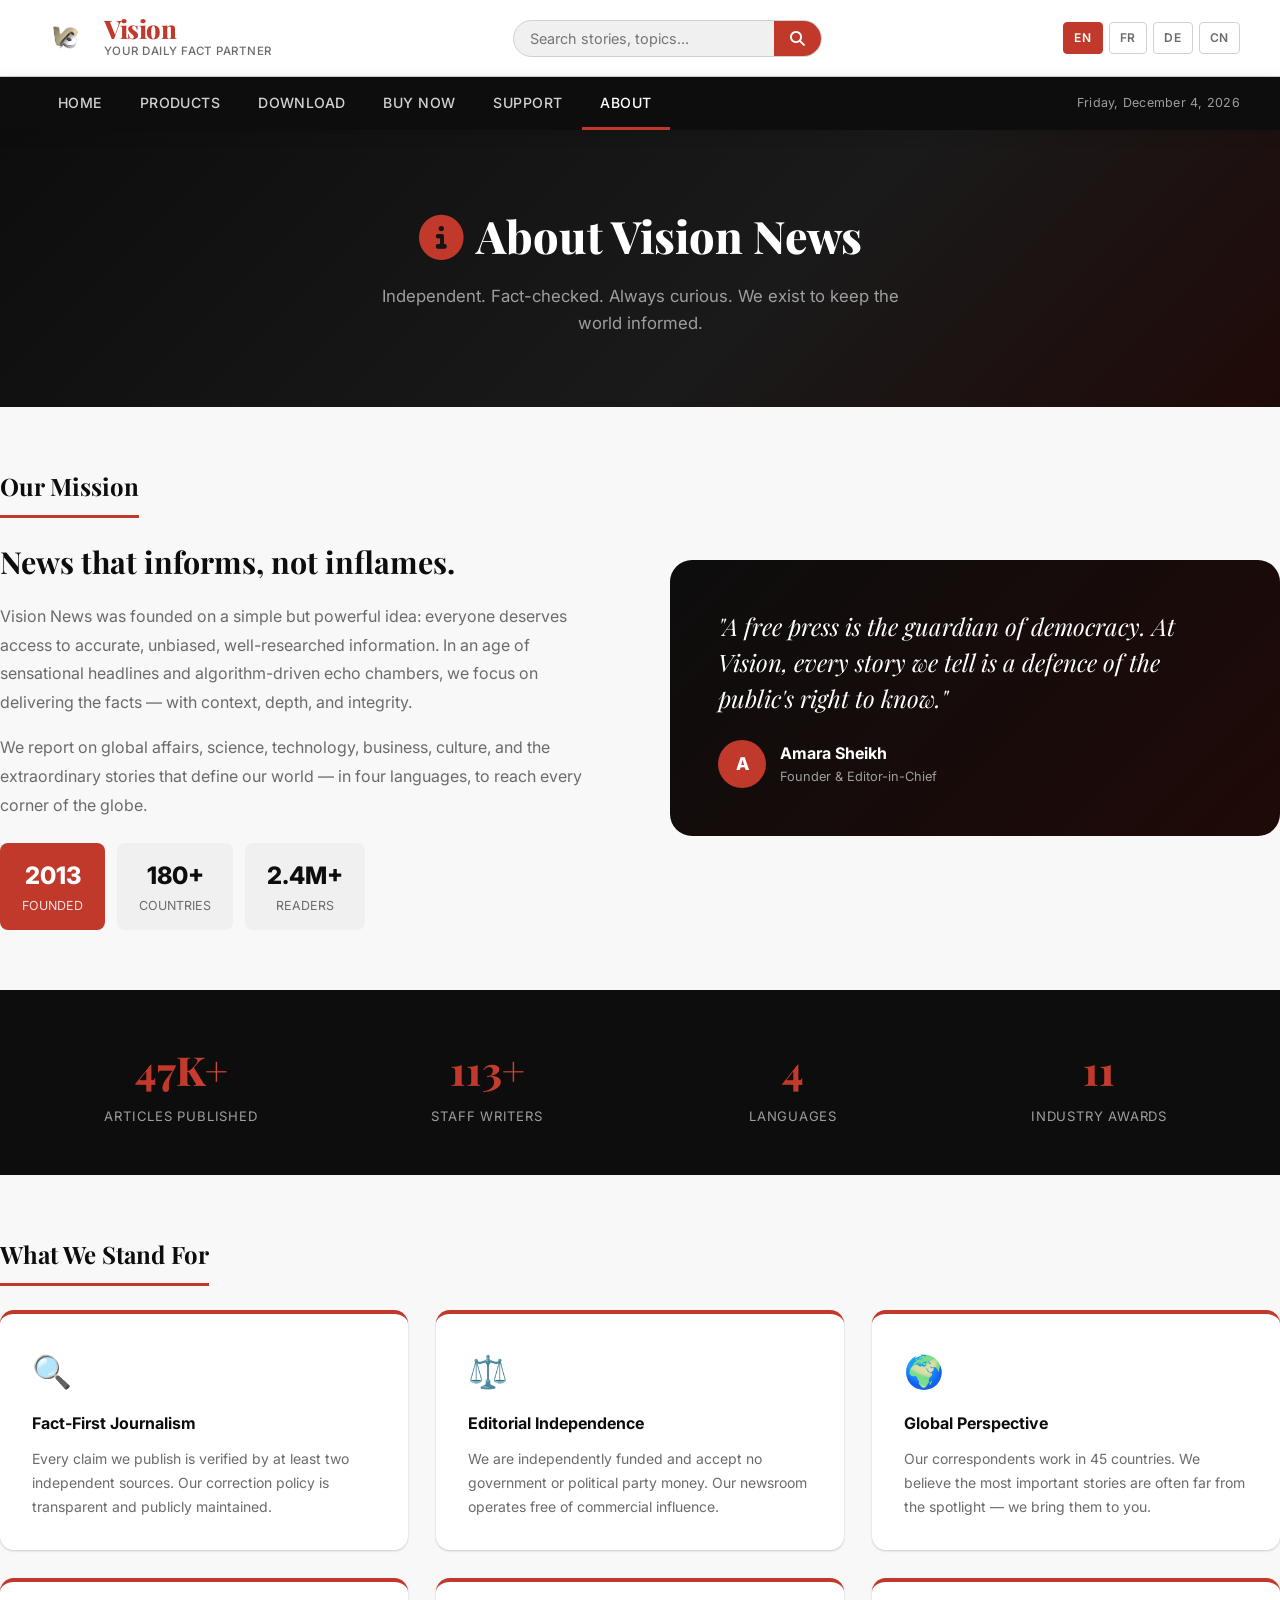
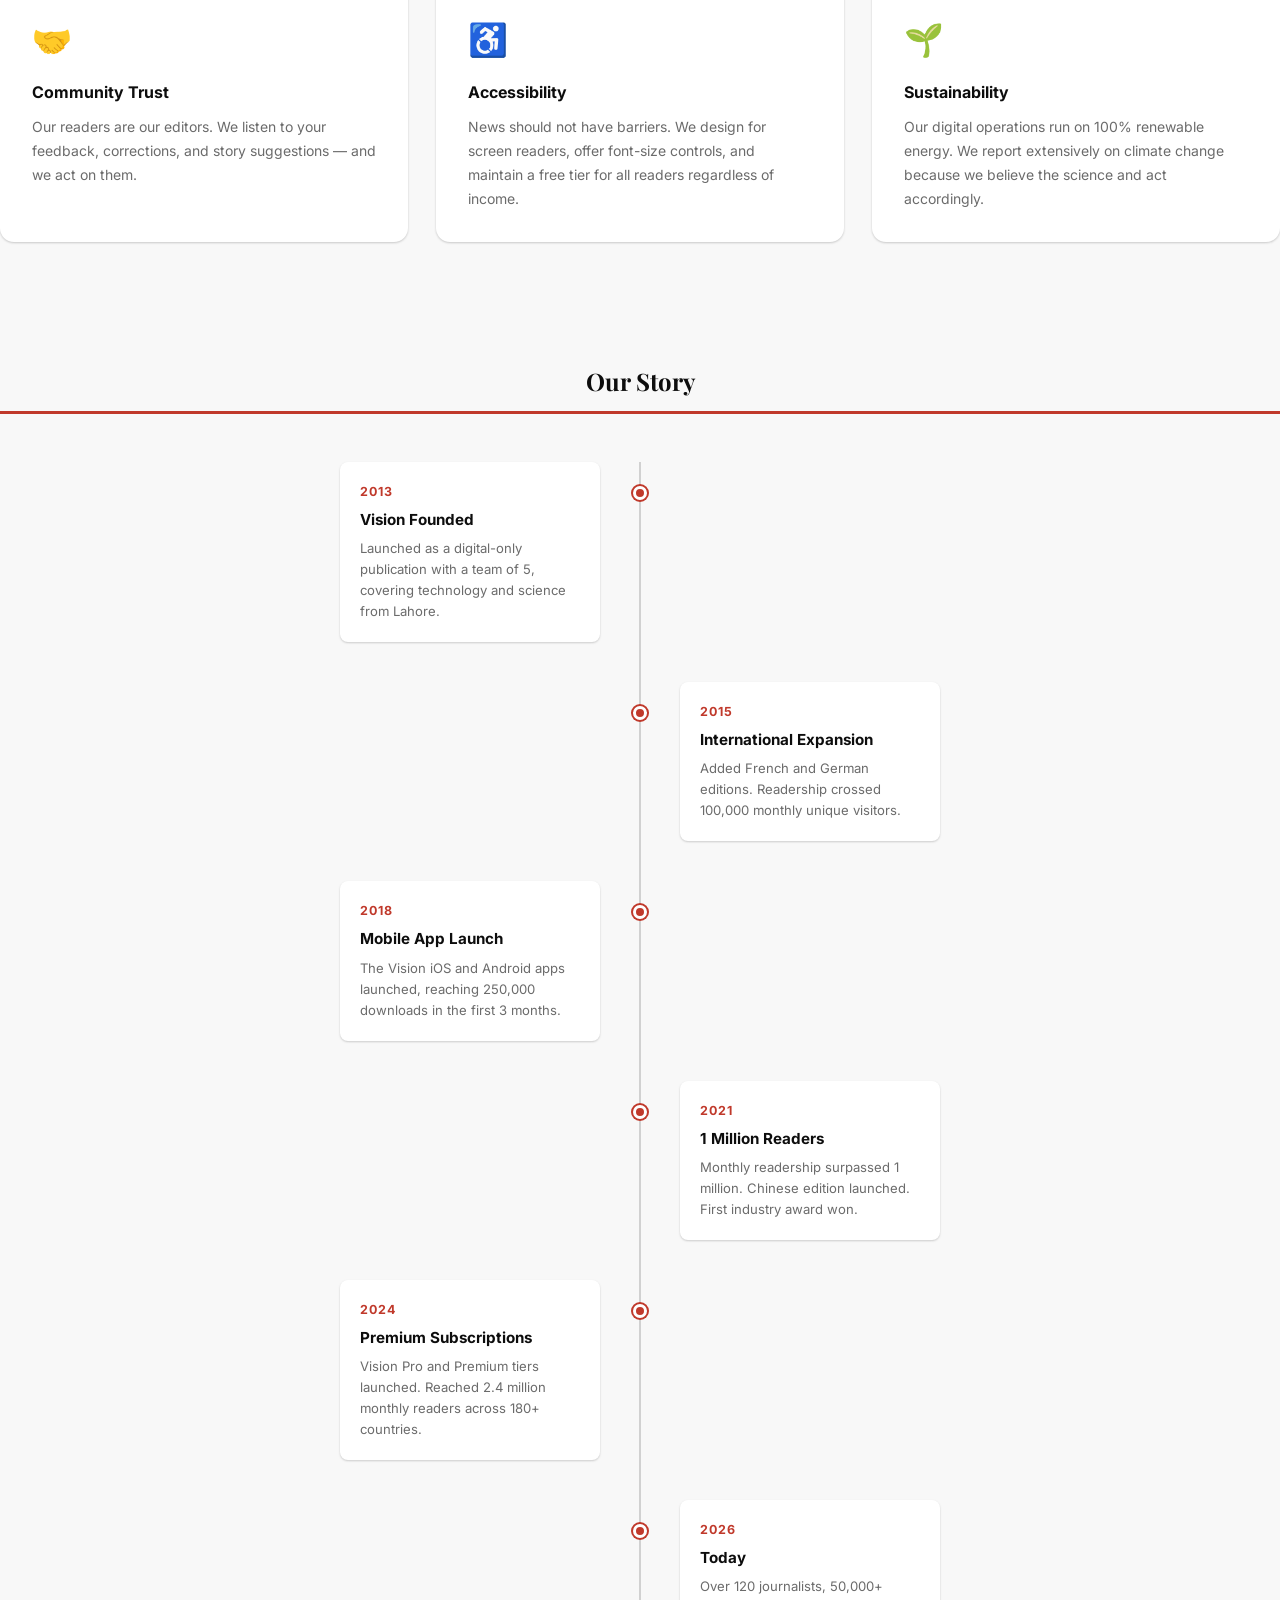
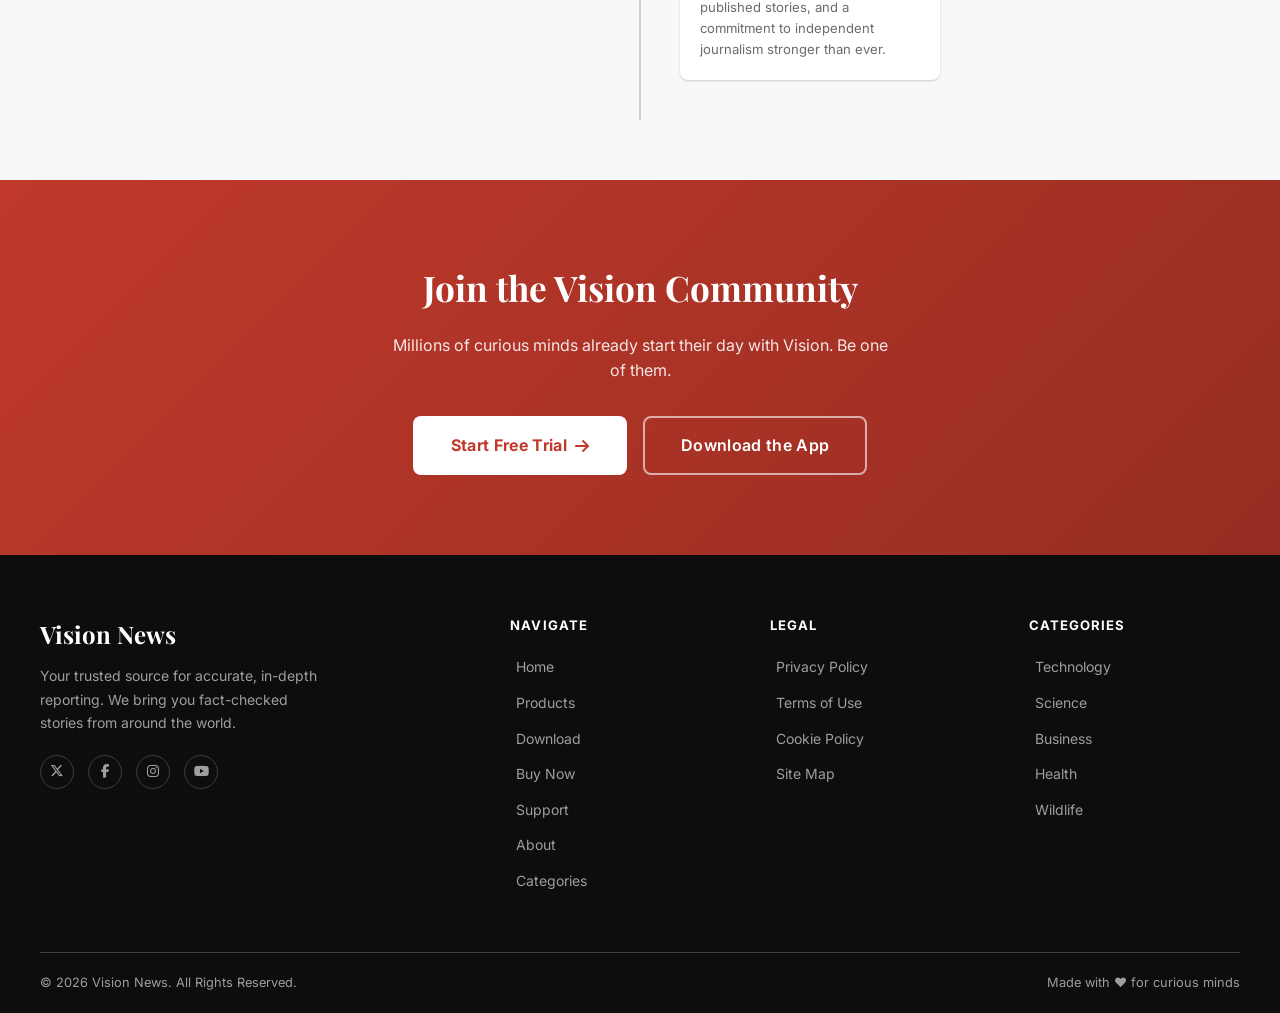
<file: pages/About.html>
<!DOCTYPE html>
<html lang="en">

<head>
    <meta charset="UTF-8">
    <meta name="viewport" content="width=device-width, initial-scale=1.0">
    <meta name="description"
        content="About Vision News — Our story, our mission, the team behind the headlines, and how we are committed to fact-based journalism.">

    <!-- Open Graph Tags -->
    <meta property="og:title" content="Vision News — About">
    <meta property="og:description"
        content="About Vision News — Our story, our mission, and the team behind the headlines.">
    <meta property="og:url" content="https://vision-news.com/pages/About.html">
    <meta property="og:type" content="website">

    <title>Vision News — About</title>
    <link rel="icon" href="../Resources/images/WebICON.png" type="image/png">
    <link rel="stylesheet" href="../css/Webstyle.css">
    <link rel="stylesheet" href="https://cdnjs.cloudflare.com/ajax/libs/font-awesome/6.5.0/css/all.min.css">
</head>

<body>

    <!-- Header -->
    <header class="site-header">
        <a href="../index.html" class="logo">
            <img src="../Resources/images/Weblogo.png" alt="Vision News Logo">
            <div class="logo-text">
                <h1>Vision</h1>
                <p>Your Daily Fact Partner</p>
            </div>
        </a>

        <form class="search-form" role="search" onsubmit="return false;">
            <input type="search" id="site-search" placeholder="Search stories, topics..." aria-label="Search">
            <button type="submit" aria-label="Submit search"><i class="fa fa-search"></i></button>
        </form>

        <div class="lang-selector" role="navigation" aria-label="Language selector">
            <span class="active" tabindex="0">EN</span>
            <span tabindex="0">FR</span>
            <span tabindex="0">DE</span>
            <span tabindex="0">CN</span>
        </div>
    </header>

    <!-- Sticky Navigation -->
    <nav class="site-nav" role="navigation" aria-label="Main navigation">
        <div class="nav-inner">
            <div class="nav-links">
                <a href="../index.html">Home</a>
                <a href="Products.html">Products</a>
                <a href="Download.html">Download</a>
                <a href="BuyNow.html">Buy Now</a>
                <a href="Support.html">Support</a>
                <a href="About.html" class="active">About</a>
            </div>
            <span class="nav-date"><i class="fa fa-spinner fa-spin"></i> Fetching Date...</span>
        </div>
    </nav>

    <!-- Page Hero -->
    <section class="page-hero">
        <h2><i class="fa fa-circle-info" style="color:var(--primary);margin-right:12px;"></i>About Vision News</h2>
        <p>Independent. Fact-checked. Always curious. We exist to keep the world informed.</p>
    </section>

    <main>

        <!-- Mission Section -->
        <section class="section container">
            <div style="display:grid;grid-template-columns:1fr 1fr;gap:60px;align-items:center;">
                <div>
                    <h2 class="section-title">Our Mission</h2>
                    <h3 style="font-family:var(--font-display);font-size:1.9rem;margin-bottom:20px;line-height:1.3;">
                        News that informs, not inflames.</h3>
                    <p style="color:var(--gray-2);line-height:1.8;margin-bottom:16px;">Vision News was founded on a
                        simple but powerful idea: everyone deserves access to accurate, unbiased, well-researched
                        information. In an age of sensational headlines and algorithm-driven echo chambers, we focus on
                        delivering the facts — with context, depth, and integrity.</p>
                    <p style="color:var(--gray-2);line-height:1.8;margin-bottom:24px;">We report on global affairs,
                        science, technology, business, culture, and the extraordinary stories that define our world — in
                        four languages, to reach every corner of the globe.</p>
                    <div style="display:flex;gap:12px;flex-wrap:wrap;">
                        <div
                            style="background:var(--primary);color:var(--white);padding:14px 22px;border-radius:var(--radius-md);text-align:center;">
                            <div style="font-size:1.5rem;font-weight:800;">2013</div>
                            <div style="font-size:.78rem;opacity:.85;text-transform:uppercase;">Founded</div>
                        </div>
                        <div
                            style="background:var(--gray-5);padding:14px 22px;border-radius:var(--radius-md);text-align:center;">
                            <div style="font-size:1.5rem;font-weight:800;">180+</div>
                            <div style="font-size:.78rem;color:var(--gray-2);text-transform:uppercase;">Countries</div>
                        </div>
                        <div
                            style="background:var(--gray-5);padding:14px 22px;border-radius:var(--radius-md);text-align:center;">
                            <div style="font-size:1.5rem;font-weight:800;">2.4M+</div>
                            <div style="font-size:.78rem;color:var(--gray-2);text-transform:uppercase;">Readers</div>
                        </div>
                    </div>
                </div>
                <div
                    style="background:linear-gradient(135deg,var(--dark),#1f0a08);border-radius:var(--radius-xl);padding:48px;color:var(--white);">
                    <blockquote
                        style="font-family:var(--font-display);font-size:1.5rem;font-style:italic;line-height:1.5;margin-bottom:24px;">
                        "A free press is the guardian of democracy. At Vision, every story we tell is a defence of the
                        public's right to know."
                    </blockquote>
                    <div style="display:flex;align-items:center;gap:14px;">
                        <div
                            style="width:48px;height:48px;background:var(--primary);border-radius:50%;display:flex;align-items:center;justify-content:center;font-weight:800;font-size:1.1rem;">
                            A</div>
                        <div>
                            <div style="font-weight:700;">Amara Sheikh</div>
                            <div style="font-size:.8rem;color:var(--gray-3);">Founder &amp; Editor-in-Chief</div>
                        </div>
                    </div>
                </div>
            </div>
        </section>

        <!-- Stats Bar -->
        <div class="stats-bar">
            <div class="stats-grid">
                <div class="stat-item">
                    <div class="stat-number">50K+</div>
                    <div class="stat-label">Articles Published</div>
                </div>
                <div class="stat-item">
                    <div class="stat-number">120+</div>
                    <div class="stat-label">Staff Writers</div>
                </div>
                <div class="stat-item">
                    <div class="stat-number">4</div>
                    <div class="stat-label">Languages</div>
                </div>
                <div class="stat-item">
                    <div class="stat-number">12</div>
                    <div class="stat-label">Industry Awards</div>
                </div>
            </div>
        </div>

        <!-- Values Section -->
        <section class="section container">
            <h2 class="section-title">What We Stand For</h2>
            <div style="display:grid;grid-template-columns:repeat(3,1fr);gap:28px;">

                <div
                    style="background:var(--white);border-radius:var(--radius-lg);padding:32px;box-shadow:var(--shadow-sm);border-top:4px solid var(--primary);">
                    <div style="font-size:2rem;margin-bottom:14px;">🔍</div>
                    <h4 style="font-weight:700;margin-bottom:10px;">Fact-First Journalism</h4>
                    <p style="font-size:.875rem;color:var(--gray-2);line-height:1.7;">Every claim we publish is verified
                        by at least two independent sources. Our correction policy is transparent and publicly
                        maintained.</p>
                </div>

                <div
                    style="background:var(--white);border-radius:var(--radius-lg);padding:32px;box-shadow:var(--shadow-sm);border-top:4px solid var(--primary);">
                    <div style="font-size:2rem;margin-bottom:14px;">⚖️</div>
                    <h4 style="font-weight:700;margin-bottom:10px;">Editorial Independence</h4>
                    <p style="font-size:.875rem;color:var(--gray-2);line-height:1.7;">We are independently funded and
                        accept no government or political party money. Our newsroom operates free of commercial
                        influence.</p>
                </div>

                <div
                    style="background:var(--white);border-radius:var(--radius-lg);padding:32px;box-shadow:var(--shadow-sm);border-top:4px solid var(--primary);">
                    <div style="font-size:2rem;margin-bottom:14px;">🌍</div>
                    <h4 style="font-weight:700;margin-bottom:10px;">Global Perspective</h4>
                    <p style="font-size:.875rem;color:var(--gray-2);line-height:1.7;">Our correspondents work in 45
                        countries. We believe the most important stories are often far from the spotlight — we bring
                        them to you.</p>
                </div>

                <div
                    style="background:var(--white);border-radius:var(--radius-lg);padding:32px;box-shadow:var(--shadow-sm);border-top:4px solid var(--primary);">
                    <div style="font-size:2rem;margin-bottom:14px;">🤝</div>
                    <h4 style="font-weight:700;margin-bottom:10px;">Community Trust</h4>
                    <p style="font-size:.875rem;color:var(--gray-2);line-height:1.7;">Our readers are our editors. We
                        listen to your feedback, corrections, and story suggestions — and we act on them.</p>
                </div>

                <div
                    style="background:var(--white);border-radius:var(--radius-lg);padding:32px;box-shadow:var(--shadow-sm);border-top:4px solid var(--primary);">
                    <div style="font-size:2rem;margin-bottom:14px;">♿</div>
                    <h4 style="font-weight:700;margin-bottom:10px;">Accessibility</h4>
                    <p style="font-size:.875rem;color:var(--gray-2);line-height:1.7;">News should not have barriers. We
                        design for screen readers, offer font-size controls, and maintain a free tier for all readers
                        regardless of income.</p>
                </div>

                <div
                    style="background:var(--white);border-radius:var(--radius-lg);padding:32px;box-shadow:var(--shadow-sm);border-top:4px solid var(--primary);">
                    <div style="font-size:2rem;margin-bottom:14px;">🌱</div>
                    <h4 style="font-weight:700;margin-bottom:10px;">Sustainability</h4>
                    <p style="font-size:.875rem;color:var(--gray-2);line-height:1.7;">Our digital operations run on 100%
                        renewable energy. We report extensively on climate change because we believe the science and act
                        accordingly.</p>
                </div>

            </div>
        </section>



        <!-- History Timeline -->
        <section class="section container">
            <h2 class="section-title" style="text-align:center;display:block;margin-bottom:48px;">Our Story</h2>
            <div class="timeline">

                <div class="timeline-item">
                    <div class="timeline-box">
                        <div class="timeline-dot"></div>
                        <div class="timeline-year">2013</div>
                        <h4>Vision Founded</h4>
                        <p>Launched as a digital-only publication with a team of 5, covering technology and science from
                            Lahore.</p>
                    </div>
                </div>

                <div class="timeline-item">
                    <div class="timeline-box">
                        <div class="timeline-dot"></div>
                        <div class="timeline-year">2015</div>
                        <h4>International Expansion</h4>
                        <p>Added French and German editions. Readership crossed 100,000 monthly unique visitors.</p>
                    </div>
                </div>

                <div class="timeline-item">
                    <div class="timeline-box">
                        <div class="timeline-dot"></div>
                        <div class="timeline-year">2018</div>
                        <h4>Mobile App Launch</h4>
                        <p>The Vision iOS and Android apps launched, reaching 250,000 downloads in the first 3 months.
                        </p>
                    </div>
                </div>

                <div class="timeline-item">
                    <div class="timeline-box">
                        <div class="timeline-dot"></div>
                        <div class="timeline-year">2021</div>
                        <h4>1 Million Readers</h4>
                        <p>Monthly readership surpassed 1 million. Chinese edition launched. First industry award won.
                        </p>
                    </div>
                </div>

                <div class="timeline-item">
                    <div class="timeline-box">
                        <div class="timeline-dot"></div>
                        <div class="timeline-year">2024</div>
                        <h4>Premium Subscriptions</h4>
                        <p>Vision Pro and Premium tiers launched. Reached 2.4 million monthly readers across 180+
                            countries.</p>
                    </div>
                </div>

                <div class="timeline-item">
                    <div class="timeline-box">
                        <div class="timeline-dot"></div>
                        <div class="timeline-year">2026</div>
                        <h4>Today</h4>
                        <p>Over 120 journalists, 50,000+ published stories, and a commitment to independent journalism
                            stronger than ever.</p>
                    </div>
                </div>

            </div>
        </section>

        <!-- Join CTA -->
        <section
            style="background:linear-gradient(135deg,var(--primary),var(--primary-dark));padding:80px 40px;text-align:center;color:var(--white);">
            <h2 style="font-family:var(--font-display);font-size:2.2rem;margin-bottom:16px;">Join the Vision Community
            </h2>
            <p style="font-size:1rem;opacity:.88;max-width:500px;margin:0 auto 32px;">Millions of curious minds already
                start their day with Vision. Be one of them.</p>
            <div style="display:flex;gap:16px;justify-content:center;flex-wrap:wrap;">
                <a href="BuyNow.html" class="btn btn-lg"
                    style="background:var(--white);color:var(--primary);font-weight:700;">Start Free Trial <i
                        class="fa fa-arrow-right"></i></a>
                <a href="Download.html" class="btn btn-outline btn-lg"
                    style="border-color:rgba(255,255,255,.6);color:var(--white);">Download the App</a>
            </div>
        </section>

    </main>

    <!-- Footer -->
    <footer class="site-footer">
        <div class="footer-grid">
            <div class="footer-brand">
                <h3>Vision News</h3>
                <p>Your trusted source for accurate, in-depth reporting. We bring you fact-checked stories from around
                    the world.</p>
                <div class="social-links" style="margin-top:20px;">
                    <a href="https://x.com/visionnews" target="_blank" rel="noopener" aria-label="Twitter/X"><i
                            class="fa-brands fa-x-twitter"></i></a>
                    <a href="https://www.facebook.com/visionnews" target="_blank" rel="noopener"
                        aria-label="Facebook"><i class="fa-brands fa-facebook-f"></i></a>
                    <a href="https://www.instagram.com/visionnews" target="_blank" rel="noopener"
                        aria-label="Instagram"><i class="fa-brands fa-instagram"></i></a>
                    <a href="https://www.youtube.com/@visionnews" target="_blank" rel="noopener" aria-label="YouTube"><i
                            class="fa-brands fa-youtube"></i></a>
                </div>
            </div>
            <div class="footer-col">
                <h4>Navigate</h4>
                <ul>
                    <li><a href="../index.html">Home</a></li>
                    <li><a href="Products.html">Products</a></li>
                    <li><a href="Download.html">Download</a></li>
                    <li><a href="BuyNow.html">Buy Now</a></li>
                    <li><a href="Support.html">Support</a></li>
                    <li><a href="About.html">About</a></li>
                    <li><a href="Categories.html">Categories</a></li>
                </ul>
            </div>
            <div class="footer-col">
                <h4>Legal</h4>
                <ul>
                    <li><a href="../Resources/policies/PrivacyPolicy.html">Privacy Policy</a></li>
                    <li><a href="../Resources/policies/TermsOfUse.html">Terms of Use</a></li>
                    <li><a href="../Resources/policies/CookiePolicy.html">Cookie Policy</a></li>
                    <li><a href="#">Site Map</a></li>
                </ul>
            </div>
            <div class="footer-col">
                <h4>Categories</h4>
                <ul>
                    <li><a href="../index.html?search=technology">Technology</a></li>
                    <li><a href="../index.html?search=science">Science</a></li>
                    <li><a href="../index.html?search=business">Business</a></li>
                    <li><a href="../index.html?search=health">Health</a></li>
                    <li><a href="../index.html?search=wildlife">Wildlife</a></li>
                </ul>
            </div>
        </div>
        <div class="footer-bottom">
            <p>&copy; 2026 Vision News. All Rights Reserved.</p>
            <p>Made with ❤️ for curious minds</p>
        </div>
    </footer>


    <!-- Hidden Google Translate Element -->
    <div id="google_translate_element" style="display:none;"></div>
    <script type="text/javascript">
        function googleTranslateElementInit() {
            new google.translate.TranslateElement({
                pageLanguage: 'en',
                includedLanguages: 'en,fr,de,zh-CN',
                autoDisplay: false
            }, 'google_translate_element');
        }
    </script>
    <script type="text/javascript"
        src="https://translate.google.com/translate_a/element.js?cb=googleTranslateElementInit"></script>

    <!-- External Script -->
    <script src="../js/WebScript.js"></script>
</body>

</html>
</file>
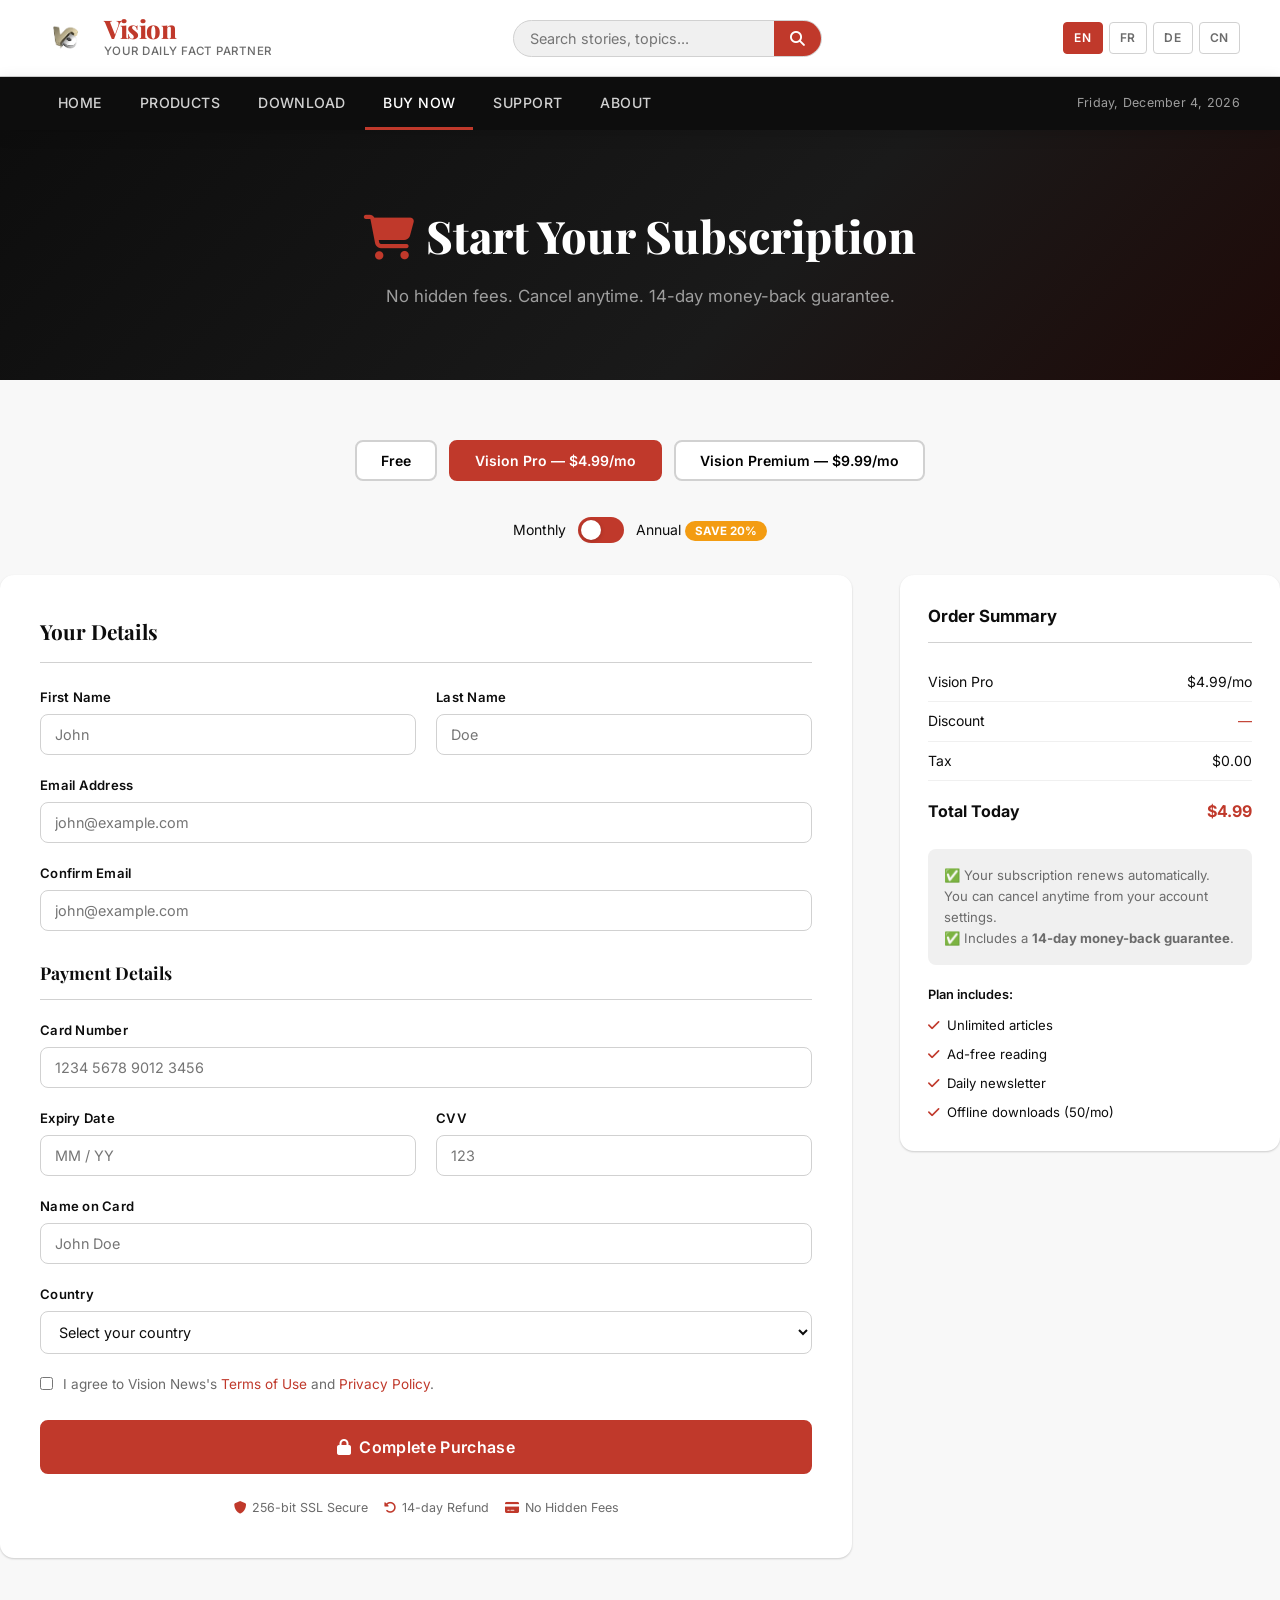
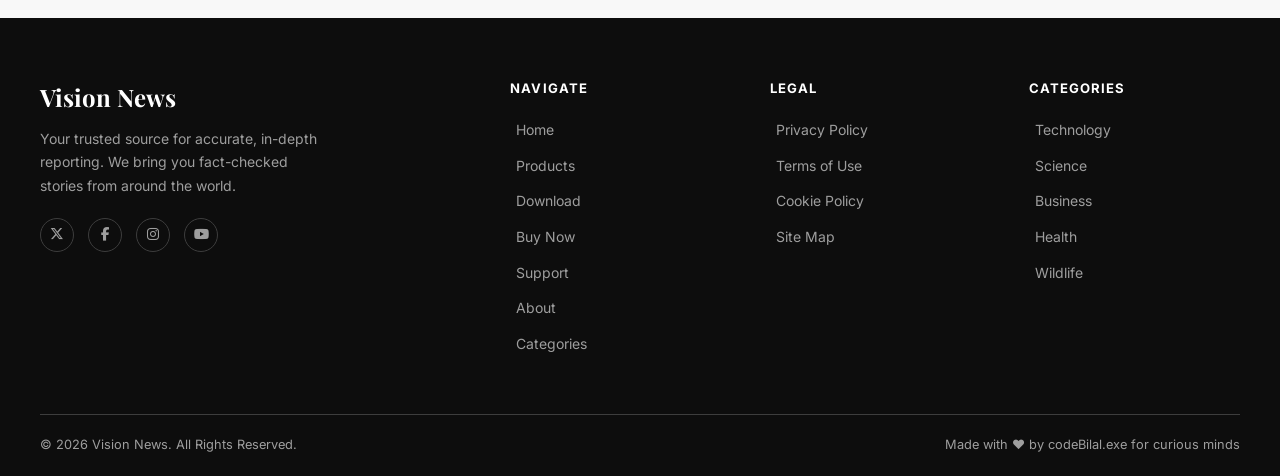
<file: pages/BuyNow.html>
<!DOCTYPE html>
<html lang="en">

<head>
    <meta charset="UTF-8">
    <meta name="viewport" content="width=device-width, initial-scale=1.0">
    <meta name="description"
        content="Buy Vision News subscription. Choose Free, Pro, or Premium and get started today.">

    <!-- Open Graph Tags -->
    <meta property="og:title" content="Vision News — Buy Now">
    <meta property="og:description"
        content="Buy Vision News subscription. Choose Free, Pro, or Premium and get started today.">
    <meta property="og:url" content="https://vision-news.com/pages/BuyNow.html">
    <meta property="og:type" content="website">

    <title>Vision News — Buy Now</title>
    <link rel="icon" href="../Resources/images/WebICON.png" type="image/png">
    <link rel="stylesheet" href="../css/Webstyle.css">
    <link rel="stylesheet" href="https://cdnjs.cloudflare.com/ajax/libs/font-awesome/6.5.0/css/all.min.css">
</head>

<body>

    <!-- Header -->
    <header class="site-header">
        <a href="../index.html" class="logo">
            <img src="../Resources/images/Weblogo.png" alt="Vision News Logo">
            <div class="logo-text">
                <h1>Vision</h1>
                <p>Your Daily Fact Partner</p>
            </div>
        </a>

        <form class="search-form" role="search" onsubmit="return false;">
            <input type="search" id="site-search" placeholder="Search stories, topics..." aria-label="Search">
            <button type="submit" aria-label="Submit search"><i class="fa fa-search"></i></button>
        </form>

        <div class="lang-selector" role="navigation" aria-label="Language selector">
            <span class="active" tabindex="0">EN</span>
            <span tabindex="0">FR</span>
            <span tabindex="0">DE</span>
            <span tabindex="0">CN</span>
        </div>
    </header>

    <!-- Sticky Navigation -->
    <nav class="site-nav" role="navigation" aria-label="Main navigation">
        <div class="nav-inner">
            <div class="nav-links">
                <a href="../index.html">Home</a>
                <a href="Products.html">Products</a>
                <a href="Download.html">Download</a>
                <a href="BuyNow.html" class="active">Buy Now</a>
                <a href="Support.html">Support</a>
                <a href="About.html">About</a>
            </div>
            <span class="nav-date"><i class="fa fa-spinner fa-spin"></i> Fetching Date...</span>
        </div>
    </nav>

    <!-- Page Hero -->
    <section class="page-hero">
        <h2><i class="fa fa-cart-shopping" style="color:var(--primary);margin-right:12px;"></i>Start Your Subscription
        </h2>
        <p>No hidden fees. Cancel anytime. 14-day money-back guarantee.</p>
    </section>

    <main>
        <section class="section container">

            <!-- Plan Selector -->
            <div class="plan-selector">
                <button class="plan-btn" id="btn-free" onclick="selectPlan('free')">Free</button>
                <button class="plan-btn active" id="btn-pro" onclick="selectPlan('pro')">Vision Pro — $4.99/mo</button>
                <button class="plan-btn" id="btn-premium" onclick="selectPlan('premium')">Vision Premium —
                    $9.99/mo</button>
            </div>

            <!-- Billing Toggle -->
            <div class="billing-toggle">
                <span>Monthly</span>
                <div class="toggle-switch" id="billing-toggle" onclick="toggleBilling()" role="switch"
                    aria-label="Toggle annual billing">
                    <div class="toggle-knob" id="toggle-knob"></div>
                </div>
                <span>Annual <span class="saving-badge" id="save-badge">Save 20%</span></span>
            </div>

            <!-- Checkout Grid -->
            <div class="checkout-grid">

                <!-- Form -->
                <div class="contact-form">
                    <h3
                        style="font-family:var(--font-display);font-size:1.3rem;margin-bottom:24px;border-bottom:1px solid var(--gray-4);padding-bottom:14px;">
                        Your Details</h3>
                    <form id="checkout-form" onsubmit="handleCheckout(event)">
                        <div class="form-row">
                            <div class="form-group">
                                <label for="first-name">First Name</label>
                                <input type="text" id="first-name" name="first-name" placeholder="John" required>
                            </div>
                            <div class="form-group">
                                <label for="last-name">Last Name</label>
                                <input type="text" id="last-name" name="last-name" placeholder="Doe" required>
                            </div>
                        </div>
                        <div class="form-group">
                            <label for="email">Email Address</label>
                            <input type="email" id="email" name="email" placeholder="john@example.com" required>
                        </div>
                        <div class="form-group">
                            <label for="confirm-email">Confirm Email</label>
                            <input type="email" id="confirm-email" name="confirm-email" placeholder="john@example.com"
                                required>
                        </div>

                        <h3
                            style="font-family:var(--font-display);font-size:1.1rem;margin:28px 0 20px;border-bottom:1px solid var(--gray-4);padding-bottom:12px;">
                            Payment Details</h3>

                        <div class="form-group">
                            <label for="card-number">Card Number</label>
                            <input type="text" id="card-number" name="card-number" placeholder="1234 5678 9012 3456"
                                maxlength="19" required>
                        </div>
                        <div class="form-row">
                            <div class="form-group">
                                <label for="expiry">Expiry Date</label>
                                <input type="text" id="expiry" name="expiry" placeholder="MM / YY" maxlength="7"
                                    required>
                            </div>
                            <div class="form-group">
                                <label for="cvv">CVV</label>
                                <input type="text" id="cvv" name="cvv" placeholder="123" maxlength="4" required>
                            </div>
                        </div>
                        <div class="form-group">
                            <label for="name-on-card">Name on Card</label>
                            <input type="text" id="name-on-card" name="name-on-card" placeholder="John Doe" required>
                        </div>

                        <div class="form-group">
                            <label for="country">Country</label>
                            <select id="country" name="country">
                                <option value="">Select your country</option>
                                <option value="pk">Pakistan</option>
                                <option value="us">United States</option>
                                <option value="gb">United Kingdom</option>
                                <option value="ca">Canada</option>
                                <option value="au">Australia</option>
                                <option value="de">Germany</option>
                                <option value="fr">France</option>
                                <option value="cn">China</option>
                                <option value="other">Other</option>
                            </select>
                        </div>

                        <div style="display:flex;align-items:flex-start;gap:10px;margin-bottom:24px;">
                            <input type="checkbox" id="terms" name="terms" style="margin-top:3px;width:auto;" required>
                            <label for="terms" style="font-size:.85rem;color:var(--gray-2);">I agree to Vision News's <a
                                    href="#" style="color:var(--primary);">Terms of Use</a> and <a href="#"
                                    style="color:var(--primary);">Privacy Policy</a>.</label>
                        </div>

                        <button type="submit" class="btn btn-primary btn-lg" style="width:100%;justify-content:center;"
                            id="submit-btn">
                            <i class="fa fa-lock"></i> Complete Purchase
                        </button>
                    </form>

                    <!-- Trust Badges -->
                    <div class="trust-badges" style="margin-top:24px;">
                        <div class="trust-badge"><i class="fa fa-shield" style="color:var(--primary);"></i> 256-bit SSL
                            Secure</div>
                        <div class="trust-badge"><i class="fa fa-rotate-left" style="color:var(--primary);"></i> 14-day
                            Refund</div>
                        <div class="trust-badge"><i class="fa fa-credit-card" style="color:var(--primary);"></i> No
                            Hidden Fees</div>
                    </div>
                </div>

                <!-- Order Summary -->
                <div class="order-summary">
                    <h3>Order Summary</h3>
                    <div class="order-line"><span id="plan-name">Vision Pro</span><span id="plan-price">$4.99/mo</span>
                    </div>
                    <div class="order-line"><span>Discount</span><span id="discount-text"
                            style="color:var(--primary);">—</span></div>
                    <div class="order-line"><span>Tax</span><span>$0.00</span></div>
                    <div class="order-total"><span>Total Today</span><span id="total-price"
                            style="color:var(--primary);">$4.99</span></div>

                    <div style="margin-top:24px;padding:16px;background:var(--gray-5);border-radius:var(--radius-md);">
                        <p style="font-size:.82rem;color:var(--gray-2);line-height:1.6;">✅ Your subscription renews
                            automatically. You can cancel anytime from your account settings.<br>✅ Includes a
                            <strong>14-day money-back guarantee</strong>.
                        </p>
                    </div>

                    <div style="margin-top:20px;">
                        <p style="font-size:.8rem;font-weight:600;color:var(--dark);margin-bottom:10px;">Plan includes:
                        </p>
                        <ul id="plan-includes" style="display:flex;flex-direction:column;gap:8px;">
                            <li style="display:flex;align-items:center;gap:8px;font-size:.82rem;"><i class="fa fa-check"
                                    style="color:var(--primary);"></i> Unlimited articles</li>
                            <li style="display:flex;align-items:center;gap:8px;font-size:.82rem;"><i class="fa fa-check"
                                    style="color:var(--primary);"></i> Ad-free reading</li>
                            <li style="display:flex;align-items:center;gap:8px;font-size:.82rem;"><i class="fa fa-check"
                                    style="color:var(--primary);"></i> Daily newsletter</li>
                            <li style="display:flex;align-items:center;gap:8px;font-size:.82rem;"><i class="fa fa-check"
                                    style="color:var(--primary);"></i> Offline downloads (50/mo)</li>
                        </ul>
                    </div>
                </div>

            </div><!-- /checkout-grid -->
        </section>
    </main>

    <!-- Footer -->
    <footer class="site-footer">
        <div class="footer-grid">
            <div class="footer-brand">
                <h3>Vision News</h3>
                <p>Your trusted source for accurate, in-depth reporting. We bring you fact-checked stories from around
                    the world.</p>
                <div class="social-links" style="margin-top:20px;">
                    <a href="https://x.com/visionnews" target="_blank" rel="noopener" aria-label="Twitter/X"><i
                            class="fa-brands fa-x-twitter"></i></a>
                    <a href="https://www.facebook.com/visionnews" target="_blank" rel="noopener"
                        aria-label="Facebook"><i class="fa-brands fa-facebook-f"></i></a>
                    <a href="https://www.instagram.com/visionnews" target="_blank" rel="noopener"
                        aria-label="Instagram"><i class="fa-brands fa-instagram"></i></a>
                    <a href="https://www.youtube.com/@visionnews" target="_blank" rel="noopener" aria-label="YouTube"><i
                            class="fa-brands fa-youtube"></i></a>
                </div>
            </div>
            <div class="footer-col">
                <h4>Navigate</h4>
                <ul>
                    <li><a href="../index.html">Home</a></li>
                    <li><a href="Products.html">Products</a></li>
                    <li><a href="Download.html">Download</a></li>
                    <li><a href="BuyNow.html">Buy Now</a></li>
                    <li><a href="Support.html">Support</a></li>
                    <li><a href="About.html">About</a></li>
                    <li><a href="Categories.html">Categories</a></li>
                </ul>
            </div>
            <div class="footer-col">
                <h4>Legal</h4>
                <ul>
                    <li><a href="../Resources/policies/PrivacyPolicy.html">Privacy Policy</a></li>
                    <li><a href="../Resources/policies/TermsOfUse.html">Terms of Use</a></li>
                    <li><a href="../Resources/policies/CookiePolicy.html">Cookie Policy</a></li>
                    <li><a href="#">Site Map</a></li>
                </ul>
            </div>
            <div class="footer-col">
                <h4>Categories</h4>
                <ul>
                    <li><a href="../index.html?search=technology">Technology</a></li>
                    <li><a href="../index.html?search=science">Science</a></li>
                    <li><a href="../index.html?search=business">Business</a></li>
                    <li><a href="../index.html?search=health">Health</a></li>
                    <li><a href="../index.html?search=wildlife">Wildlife</a></li>
                </ul>
            </div>
        </div>
        <div class="footer-bottom">
            <p>&copy; 2026 Vision News. All Rights Reserved.</p>
            <p>Made with ❤️ by <a href="https://github.com/codeBilal-exe">codeBilal.exe</a> for curious minds</p>
        </div>
    </footer>

    <script>
        const plans = {
            free: { name: 'Free Plan', monthly: '$0', annual: '$0', discount: '—', includes: ['5 articles/day', 'Weekly newsletter', 'Basic access'] },
            pro: { name: 'Vision Pro', monthly: '$4.99', annual: '$3.99', discount: '-$12/yr', includes: ['Unlimited articles', 'Ad-free reading', 'Daily newsletter', 'Offline downloads (50/mo)'] },
            premium: { name: 'Vision Premium', monthly: '$9.99', annual: '$7.99', discount: '-$24/yr', includes: ['Unlimited articles', 'Ad-free reading', 'Daily + curated newsletter', 'Unlimited downloads', 'Priority 24/7 support'] }
        };

        let currentPlan = 'pro';
        let isAnnual = false;

        function selectPlan(plan) {
            currentPlan = plan;
            document.querySelectorAll('.plan-btn').forEach(b => b.classList.remove('active'));
            document.getElementById('btn-' + plan).classList.add('active');
            updateSummary();
        }

        function toggleBilling() {
            isAnnual = !isAnnual;
            document.getElementById('toggle-knob').style.left = isAnnual ? '23px' : '3px';
            updateSummary();
        }

        function updateSummary() {
            const p = plans[currentPlan];
            const price = isAnnual ? p.annual : p.monthly;
            const period = isAnnual ? '/mo (billed annually)' : '/mo';
            document.getElementById('plan-name').textContent = p.name;
            document.getElementById('plan-price').textContent = price + period;
            document.getElementById('discount-text').textContent = isAnnual ? p.discount : '—';
            document.getElementById('total-price').textContent = price === '$0' ? '$0.00' : price;
            const list = document.getElementById('plan-includes');
            list.innerHTML = p.includes.map(i => `<li style="display:flex;align-items:center;gap:8px;font-size:.82rem;"><i class="fa fa-check" style="color:var(--primary);"></i> ${i}</li>`).join('');
        }

        function handleCheckout(e) {
            e.preventDefault();
            const btn = document.getElementById('submit-btn');
            btn.innerHTML = '<i class="fa fa-spinner fa-spin"></i> Processing...';
            btn.disabled = true;
            setTimeout(() => {
                btn.innerHTML = '<i class="fa fa-check"></i> Payment Successful!';
                btn.style.background = '#27ae60';
                btn.style.borderColor = '#27ae60';
            }, 2000);
        }

        // Format card number
        document.getElementById('card-number').addEventListener('input', function (e) {
            let v = e.target.value.replace(/\D/g, '').substring(0, 16);
            e.target.value = v.replace(/(.{4})/g, '$1 ').trim();
        });

        // Format expiry
        document.getElementById('expiry').addEventListener('input', function (e) {
            let v = e.target.value.replace(/\D/g, '').substring(0, 4);
            if (v.length >= 2) v = v.substring(0, 2) + ' / ' + v.substring(2);
            e.target.value = v;
        });

        // Check URL params for pre-selected plan
        const urlPlan = new URLSearchParams(window.location.search).get('plan');
        if (urlPlan && plans[urlPlan]) selectPlan(urlPlan);
        else updateSummary();
    </script>

    <!-- Hidden Google Translate Element -->
    <div id="google_translate_element" style="display:none;"></div>
    <script type="text/javascript">
        function googleTranslateElementInit() {
            new google.translate.TranslateElement({
                pageLanguage: 'en',
                includedLanguages: 'en,fr,de,zh-CN',
                autoDisplay: false
            }, 'google_translate_element');
        }
    </script>
    <script type="text/javascript"
        src="https://translate.google.com/translate_a/element.js?cb=googleTranslateElementInit"></script>

    <!-- External Script -->
    <script src="../js/WebScript.js"></script>

</body>

</html>
</file>
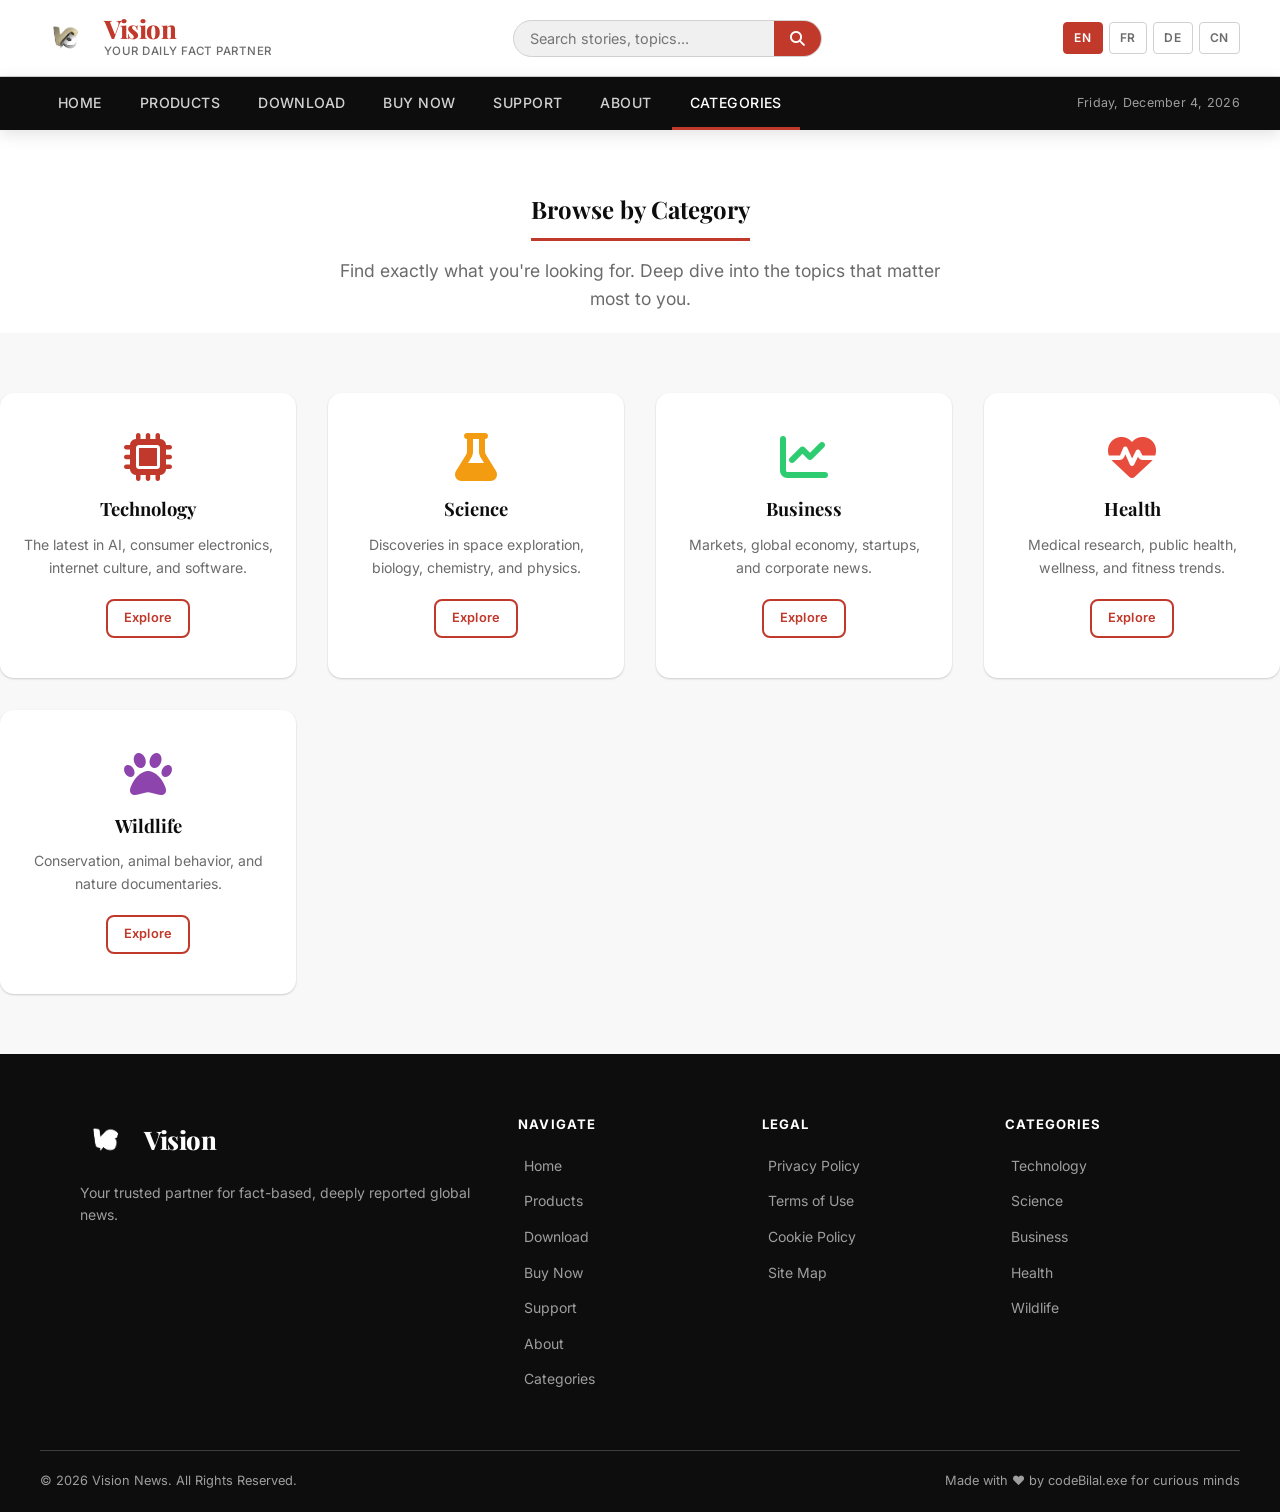
<file: pages/Categories.html>
<!DOCTYPE html>
<html lang="en">

<head>
    <meta charset="UTF-8">
    <meta name="viewport" content="width=device-width, initial-scale=1.0">
    <meta name="description"
        content="Vision News Categories — Browse articles by Technology, Science, Business, Health, and Wildlife.">

    <!-- Open Graph Tags -->
    <meta property="og:title" content="Vision News — Categories">
    <meta property="og:description" content="Vision News Categories — Browse articles by topic.">
    <meta property="og:url" content="https://vision-news.com/pages/Categories.html">
    <meta property="og:type" content="website">

    <title>Vision News — Categories</title>
    <link rel="icon" href="../Resources/images/WebICON.png" type="image/png">
    <link rel="stylesheet" href="../css/Webstyle.css">
    <link rel="stylesheet" href="https://cdnjs.cloudflare.com/ajax/libs/font-awesome/6.5.0/css/all.min.css">
</head>

<body>

    <!-- Header -->
    <header class="site-header">
        <a href="../index.html" class="logo">
            <img src="../Resources/images/Weblogo.png" alt="Vision News Logo">
            <div class="logo-text">
                <h1>Vision</h1>
                <p>Your Daily Fact Partner</p>
            </div>
        </a>

        <form class="search-form" role="search" onsubmit="return false;">
            <input type="search" id="site-search" placeholder="Search stories, topics..." aria-label="Search">
            <button type="submit" aria-label="Submit search"><i class="fa fa-search"></i></button>
        </form>

        <div class="lang-selector" role="navigation" aria-label="Language selector">
            <span class="active" tabindex="0">EN</span>
            <span tabindex="0">FR</span>
            <span tabindex="0">DE</span>
            <span tabindex="0">CN</span>
        </div>
    </header>

    <!-- Sticky Navigation -->
    <nav class="site-nav" role="navigation" aria-label="Main navigation">
        <div class="nav-inner">
            <div class="nav-links">
                <a href="../index.html">Home</a>
                <a href="Products.html">Products</a>
                <a href="Download.html">Download</a>
                <a href="BuyNow.html">Buy Now</a>
                <a href="Support.html">Support</a>
                <a href="About.html">About</a>
                <a href="Categories.html" class="active">Categories</a>
            </div>
            <span class="nav-date"><i class="fa fa-spinner fa-spin"></i> Fetching Date...</span>
        </div>
    </nav>

    <main>
        <!-- Hero Section -->
        <section class="section section-alt" style="padding-top: 60px; padding-bottom: 20px;">
            <div class="container" style="text-align: center;">
                <h2 class="section-title" style="margin-bottom: 16px;">Browse by Category</h2>
                <p style="color: var(--gray-2); max-width: 600px; margin: 0 auto; font-size: 1.1rem;">
                    Find exactly what you're looking for. Deep dive into the topics that matter most to you.
                </p>
            </div>
        </section>

        <!-- Categories Grid -->
        <section class="section container">
            <div style="display: grid; grid-template-columns: repeat(auto-fit, minmax(250px, 1fr)); gap: 32px;">

                <!-- Category: Technology -->
                <article class="card">
                    <div class="card-body" style="text-align: center; padding: 40px 20px;">
                        <i class="fa fa-microchip"
                            style="font-size: 3rem; color: var(--primary); margin-bottom: 16px;"></i>
                        <h3 class="card-title"><a href="../index.html?search=technology">Technology</a></h3>
                        <p class="card-excerpt" style="margin-top: 12px;">The latest in AI, consumer electronics,
                            internet culture, and software.</p>
                        <a href="../index.html?search=technology" class="btn btn-outline btn-sm"
                            style="margin-top: 20px;">Explore</a>
                    </div>
                </article>

                <!-- Category: Science -->
                <article class="card">
                    <div class="card-body" style="text-align: center; padding: 40px 20px;">
                        <i class="fa fa-flask" style="font-size: 3rem; color: var(--accent); margin-bottom: 16px;"></i>
                        <h3 class="card-title"><a href="../index.html?search=science">Science</a></h3>
                        <p class="card-excerpt" style="margin-top: 12px;">Discoveries in space exploration, biology,
                            chemistry, and physics.</p>
                        <a href="../index.html?search=science" class="btn btn-outline btn-sm"
                            style="margin-top: 20px;">Explore</a>
                    </div>
                </article>

                <!-- Category: Business -->
                <article class="card">
                    <div class="card-body" style="text-align: center; padding: 40px 20px;">
                        <i class="fa fa-chart-line" style="font-size: 3rem; color: #2ecc71; margin-bottom: 16px;"></i>
                        <h3 class="card-title"><a href="../index.html?search=business">Business</a></h3>
                        <p class="card-excerpt" style="margin-top: 12px;">Markets, global economy, startups, and
                            corporate news.</p>
                        <a href="../index.html?search=business" class="btn btn-outline btn-sm"
                            style="margin-top: 20px;">Explore</a>
                    </div>
                </article>

                <!-- Category: Health -->
                <article class="card">
                    <div class="card-body" style="text-align: center; padding: 40px 20px;">
                        <i class="fa fa-heartbeat" style="font-size: 3rem; color: #e74c3c; margin-bottom: 16px;"></i>
                        <h3 class="card-title"><a href="../index.html?search=health">Health</a></h3>
                        <p class="card-excerpt" style="margin-top: 12px;">Medical research, public health, wellness, and
                            fitness trends.</p>
                        <a href="../index.html?search=health" class="btn btn-outline btn-sm"
                            style="margin-top: 20px;">Explore</a>
                    </div>
                </article>

                <!-- Category: Wildlife -->
                <article class="card">
                    <div class="card-body" style="text-align: center; padding: 40px 20px;">
                        <i class="fa fa-paw" style="font-size: 3rem; color: #8e44ad; margin-bottom: 16px;"></i>
                        <h3 class="card-title"><a href="../index.html?search=wildlife">Wildlife</a></h3>
                        <p class="card-excerpt" style="margin-top: 12px;">Conservation, animal behavior, and nature
                            documentaries.</p>
                        <a href="../index.html?search=wildlife" class="btn btn-outline btn-sm"
                            style="margin-top: 20px;">Explore</a>
                    </div>
                </article>

            </div>
        </section>
    </main>

    <!-- Footer -->
    <footer class="site-footer">
        <div class="footer-grid container">
            <div class="footer-col">
                <a href="../index.html" class="logo" style="margin-bottom: 16px; color: var(--white);">
                    <img src="../Resources/images/Weblogo.png" alt="Vision News White Logo"
                        style="filter: brightness(0) invert(1);">
                    <div class="logo-text">
                        <h1 style="color: var(--white);">Vision</h1>
                    </div>
                </a>
                <p style="color: var(--gray-3); font-size: .875rem;">Your trusted partner for fact-based, deeply
                    reported global news.</p>
            </div>
            <div class="footer-col">
                <h4>Navigate</h4>
                <ul>
                    <li><a href="../index.html">Home</a></li>
                    <li><a href="Products.html">Products</a></li>
                    <li><a href="Download.html">Download</a></li>
                    <li><a href="BuyNow.html">Buy Now</a></li>
                    <li><a href="Support.html">Support</a></li>
                    <li><a href="About.html">About</a></li>
                    <li><a href="Categories.html">Categories</a></li>
                </ul>
            </div>
            <div class="footer-col">
                <h4>Legal</h4>
                <ul>
                    <li><a href="../Resources/policies/PrivacyPolicy.html">Privacy Policy</a></li>
                    <li><a href="../Resources/policies/TermsOfUse.html">Terms of Use</a></li>
                    <li><a href="../Resources/policies/CookiePolicy.html">Cookie Policy</a></li>
                    <li><a href="#">Site Map</a></li>
                </ul>
            </div>
            <div class="footer-col">
                <h4>Categories</h4>
                <ul>
                    <li><a href="../index.html?search=technology">Technology</a></li>
                    <li><a href="../index.html?search=science">Science</a></li>
                    <li><a href="../index.html?search=business">Business</a></li>
                    <li><a href="../index.html?search=health">Health</a></li>
                    <li><a href="../index.html?search=wildlife">Wildlife</a></li>
                </ul>
            </div>
        </div>
        <div class="footer-bottom">
            <p>&copy; 2026 Vision News. All Rights Reserved.</p>
            <p>Made with ❤️ by <a href="https://github.com/codeBilal-exe">codeBilal.exe</a> for curious minds</p>
        </div>
    </footer>

    <!-- Hidden Google Translate Element -->
    <div id="google_translate_element" style="display:none;"></div>
    <script type="text/javascript">
        function googleTranslateElementInit() {
            new google.translate.TranslateElement({
                pageLanguage: 'en',
                includedLanguages: 'en,fr,de,zh-CN',
                autoDisplay: false
            }, 'google_translate_element');
        }
    </script>
    <script type="text/javascript"
        src="https://translate.google.com/translate_a/element.js?cb=googleTranslateElementInit"></script>

    <!-- External Script -->
    <script src="../js/WebScript.js"></script>

</body>

</html>
</file>
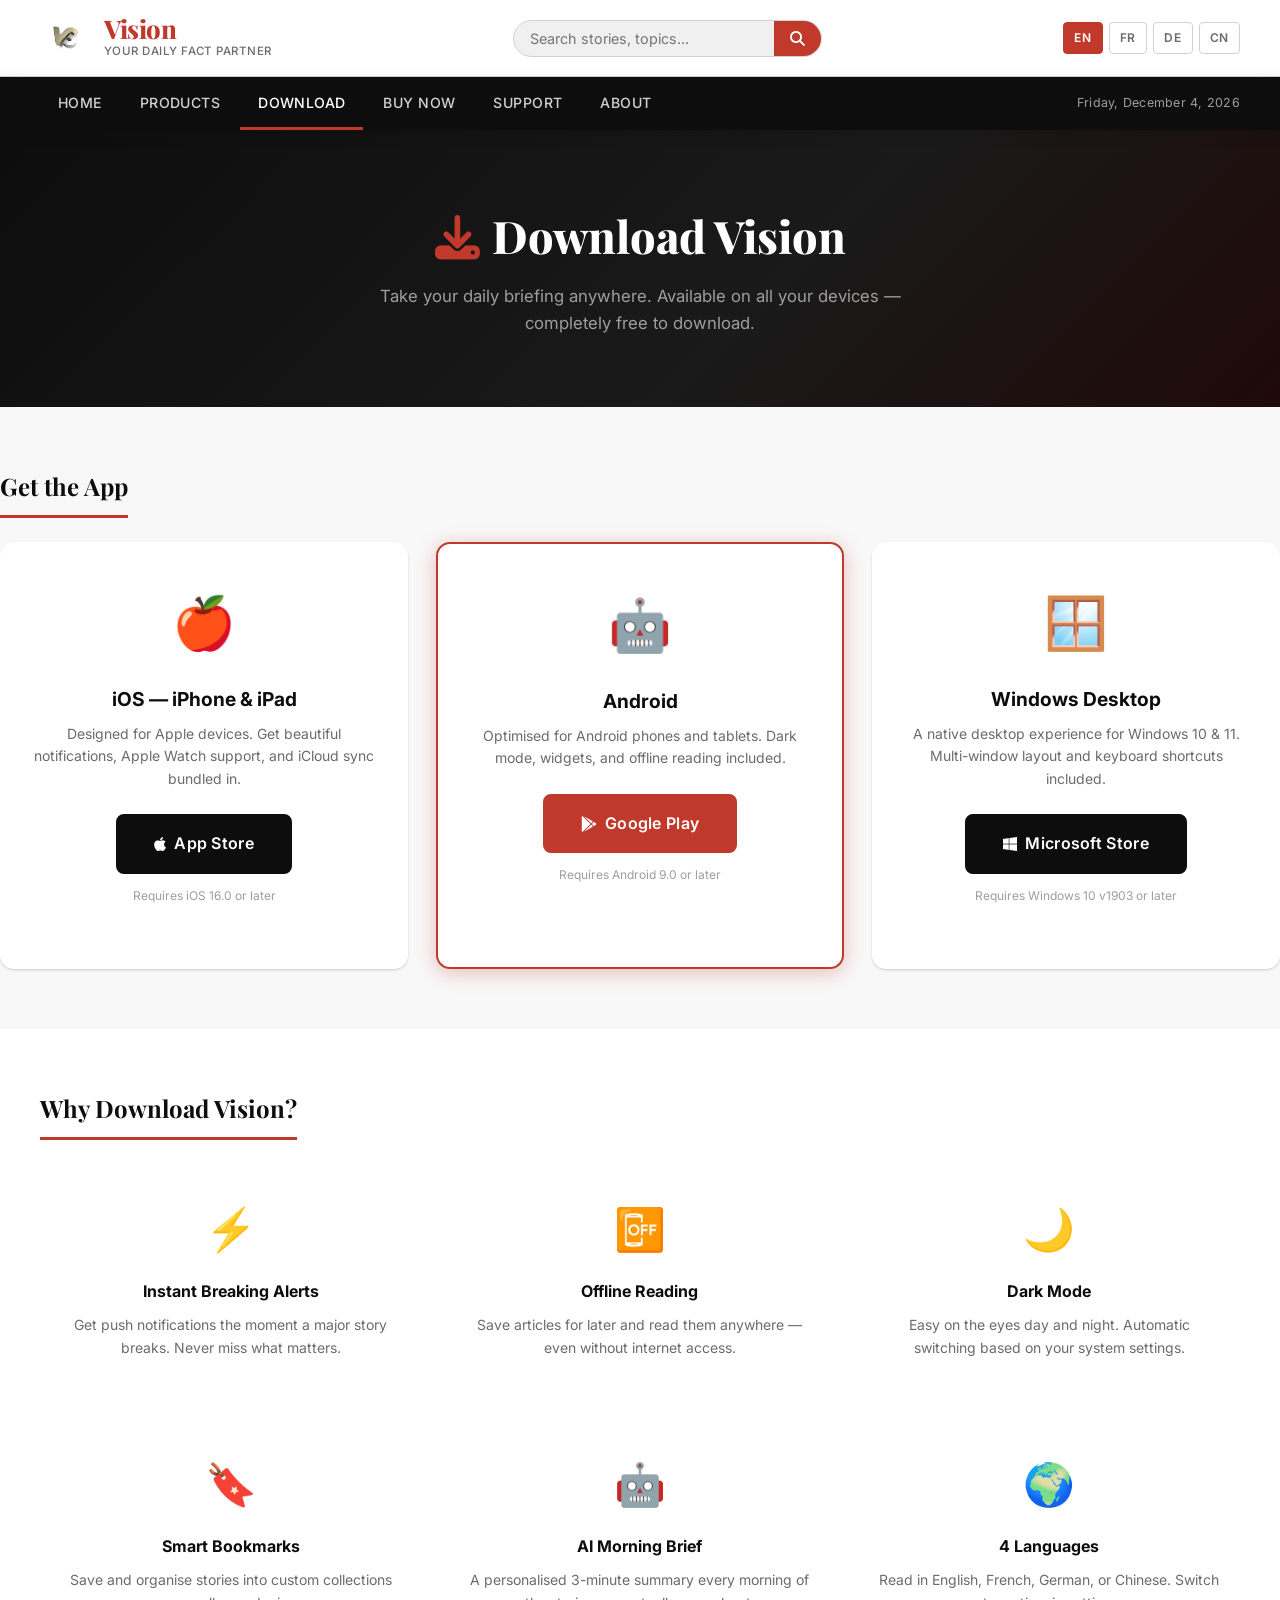
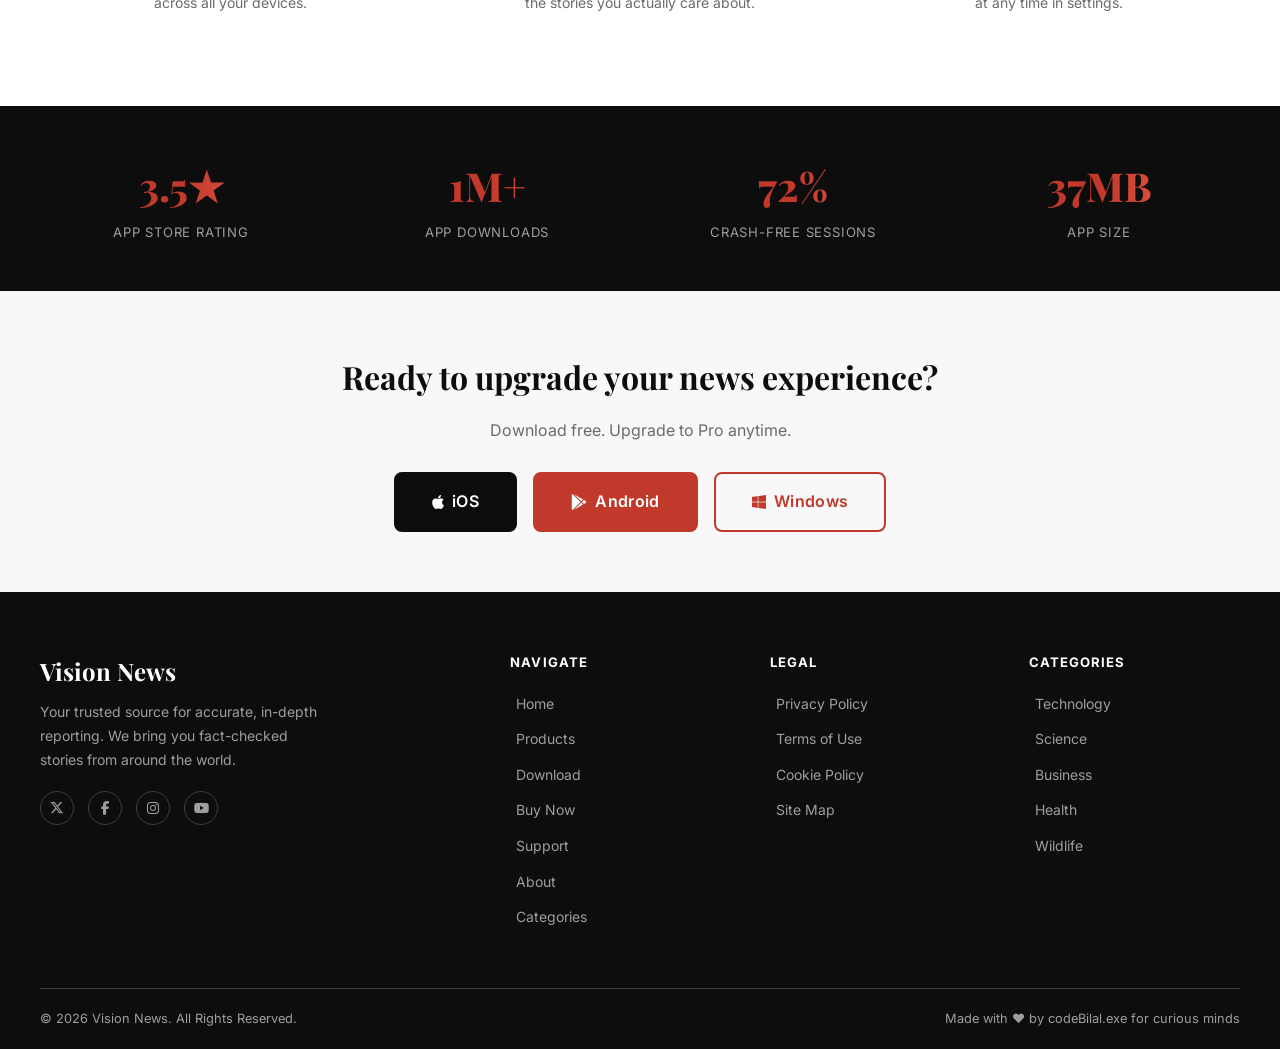
<file: pages/Download.html>
<!DOCTYPE html>
<html lang="en">

<head>
    <meta charset="UTF-8">
    <meta name="viewport" content="width=device-width, initial-scale=1.0">
    <meta name="description"
        content="Download the Vision News app for iOS, Android, and Windows. Stay informed on the go.">

    <!-- Open Graph Tags -->
    <meta property="og:title" content="Vision News — Download">
    <meta property="og:description"
        content="Download the Vision News app for iOS, Android, and Windows. Stay informed on the go.">
    <meta property="og:url" content="https://vision-news.com/pages/Download.html">
    <meta property="og:type" content="website">

    <title>Vision News — Download</title>
    <link rel="icon" href="../Resources/images/WebICON.png" type="image/png">
    <link rel="stylesheet" href="../css/Webstyle.css">
    <link rel="stylesheet" href="https://cdnjs.cloudflare.com/ajax/libs/font-awesome/6.5.0/css/all.min.css">
</head>

<body>

    <!-- Header -->
    <header class="site-header">
        <a href="../index.html" class="logo">
            <img src="../Resources/images/Weblogo.png" alt="Vision News Logo">
            <div class="logo-text">
                <h1>Vision</h1>
                <p>Your Daily Fact Partner</p>
            </div>
        </a>

        <form class="search-form" role="search" onsubmit="return false;">
            <input type="search" id="site-search" placeholder="Search stories, topics..." aria-label="Search">
            <button type="submit" aria-label="Submit search"><i class="fa fa-search"></i></button>
        </form>

        <div class="lang-selector" role="navigation" aria-label="Language selector">
            <span class="active" tabindex="0">EN</span>
            <span tabindex="0">FR</span>
            <span tabindex="0">DE</span>
            <span tabindex="0">CN</span>
        </div>
    </header>

    <!-- Sticky Navigation -->
    <nav class="site-nav" role="navigation" aria-label="Main navigation">
        <div class="nav-inner">
            <div class="nav-links">
                <a href="../index.html">Home</a>
                <a href="Products.html">Products</a>
                <a href="Download.html" class="active">Download</a>
                <a href="BuyNow.html">Buy Now</a>
                <a href="Support.html">Support</a>
                <a href="About.html">About</a>
            </div>
            <span class="nav-date"><i class="fa fa-spinner fa-spin"></i> Fetching Date...</span>
        </div>
    </nav>

    <!-- Page Hero -->
    <section class="page-hero">
        <h2><i class="fa fa-download" style="color:var(--primary);margin-right:12px;"></i>Download Vision</h2>
        <p>Take your daily briefing anywhere. Available on all your devices — completely free to download.</p>
    </section>

    <main>

        <!-- Download Cards -->
        <section class="section container">
            <h2 class="section-title">Get the App</h2>
            <div class="download-grid">

                <div class="download-card">
                    <span class="download-icon">🍎</span>
                    <h3>iOS — iPhone &amp; iPad</h3>
                    <p>Designed for Apple devices. Get beautiful notifications, Apple Watch support, and iCloud sync
                        bundled in.</p>
                    <a href="#" class="btn btn-dark btn-lg" id="dl-ios">
                        <i class="fa-brands fa-apple"></i> App Store
                    </a>
                    <p style="font-size:.75rem;color:var(--gray-3);margin-top:12px;">Requires iOS 16.0 or later</p>
                </div>

                <div class="download-card" style="border:2px solid var(--primary);box-shadow:var(--shadow-red);">
                    <span class="download-icon">🤖</span>
                    <h3>Android</h3>
                    <p>Optimised for Android phones and tablets. Dark mode, widgets, and offline reading included.</p>
                    <a href="#" class="btn btn-primary btn-lg" id="dl-android">
                        <i class="fa-brands fa-google-play"></i> Google Play
                    </a>
                    <p style="font-size:.75rem;color:var(--gray-3);margin-top:12px;">Requires Android 9.0 or later</p>
                </div>

                <div class="download-card">
                    <span class="download-icon">🪟</span>
                    <h3>Windows Desktop</h3>
                    <p>A native desktop experience for Windows 10 &amp; 11. Multi-window layout and keyboard shortcuts
                        included.</p>
                    <a href="#" class="btn btn-dark btn-lg" id="dl-windows">
                        <i class="fa-brands fa-windows"></i> Microsoft Store
                    </a>
                    <p style="font-size:.75rem;color:var(--gray-3);margin-top:12px;">Requires Windows 10 v1903 or later
                    </p>
                </div>

            </div>
        </section>

        <!-- Features Section -->
        <section class="section section-alt">
            <div class="container">
                <h2 class="section-title">Why Download Vision?</h2>
                <div style="display:grid;grid-template-columns:repeat(3,1fr);gap:28px;">

                    <div style="text-align:center;padding:32px 20px;">
                        <div style="font-size:2.6rem;margin-bottom:16px;">⚡</div>
                        <h4 style="font-weight:700;margin-bottom:10px;">Instant Breaking Alerts</h4>
                        <p style="font-size:.875rem;color:var(--gray-2);">Get push notifications the moment a major
                            story breaks. Never miss what matters.</p>
                    </div>

                    <div style="text-align:center;padding:32px 20px;">
                        <div style="font-size:2.6rem;margin-bottom:16px;">📴</div>
                        <h4 style="font-weight:700;margin-bottom:10px;">Offline Reading</h4>
                        <p style="font-size:.875rem;color:var(--gray-2);">Save articles for later and read them anywhere
                            — even without internet access.</p>
                    </div>

                    <div style="text-align:center;padding:32px 20px;">
                        <div style="font-size:2.6rem;margin-bottom:16px;">🌙</div>
                        <h4 style="font-weight:700;margin-bottom:10px;">Dark Mode</h4>
                        <p style="font-size:.875rem;color:var(--gray-2);">Easy on the eyes day and night. Automatic
                            switching based on your system settings.</p>
                    </div>

                    <div style="text-align:center;padding:32px 20px;">
                        <div style="font-size:2.6rem;margin-bottom:16px;">🔖</div>
                        <h4 style="font-weight:700;margin-bottom:10px;">Smart Bookmarks</h4>
                        <p style="font-size:.875rem;color:var(--gray-2);">Save and organise stories into custom
                            collections across all your devices.</p>
                    </div>

                    <div style="text-align:center;padding:32px 20px;">
                        <div style="font-size:2.6rem;margin-bottom:16px;">🤖</div>
                        <h4 style="font-weight:700;margin-bottom:10px;">AI Morning Brief</h4>
                        <p style="font-size:.875rem;color:var(--gray-2);">A personalised 3-minute summary every morning
                            of the stories you actually care about.</p>
                    </div>

                    <div style="text-align:center;padding:32px 20px;">
                        <div style="font-size:2.6rem;margin-bottom:16px;">🌍</div>
                        <h4 style="font-weight:700;margin-bottom:10px;">4 Languages</h4>
                        <p style="font-size:.875rem;color:var(--gray-2);">Read in English, French, German, or Chinese.
                            Switch at any time in settings.</p>
                    </div>

                </div>
            </div>
        </section>

        <!-- Stats -->
        <div class="stats-bar">
            <div class="stats-grid">
                <div class="stat-item">
                    <div class="stat-number">4.8★</div>
                    <div class="stat-label">App Store Rating</div>
                </div>
                <div class="stat-item">
                    <div class="stat-number">1M+</div>
                    <div class="stat-label">App Downloads</div>
                </div>
                <div class="stat-item">
                    <div class="stat-number">98%</div>
                    <div class="stat-label">Crash-free Sessions</div>
                </div>
                <div class="stat-item">
                    <div class="stat-number">50MB</div>
                    <div class="stat-label">App Size</div>
                </div>
            </div>
        </div>

        <!-- CTA -->
        <section class="section container" style="text-align:center;">
            <h2 style="font-family:var(--font-display);font-size:2rem;margin-bottom:16px;">Ready to upgrade your news
                experience?</h2>
            <p style="color:var(--gray-2);margin-bottom:28px;">Download free. Upgrade to Pro anytime.</p>
            <div style="display:flex;gap:16px;justify-content:center;flex-wrap:wrap;">
                <a href="#" class="btn btn-dark btn-lg"><i class="fa-brands fa-apple"></i> iOS</a>
                <a href="#" class="btn btn-primary btn-lg"><i class="fa-brands fa-google-play"></i> Android</a>
                <a href="#" class="btn btn-outline btn-lg"><i class="fa-brands fa-windows"></i> Windows</a>
            </div>
        </section>

    </main>

    <!-- Footer -->
    <footer class="site-footer">
        <div class="footer-grid">
            <div class="footer-brand">
                <h3>Vision News</h3>
                <p>Your trusted source for accurate, in-depth reporting. We bring you fact-checked stories from around
                    the world.</p>
                <div class="social-links" style="margin-top:20px;">
                    <a href="https://x.com/visionnews" target="_blank" rel="noopener" aria-label="Twitter/X"><i
                            class="fa-brands fa-x-twitter"></i></a>
                    <a href="https://www.facebook.com/visionnews" target="_blank" rel="noopener"
                        aria-label="Facebook"><i class="fa-brands fa-facebook-f"></i></a>
                    <a href="https://www.instagram.com/visionnews" target="_blank" rel="noopener"
                        aria-label="Instagram"><i class="fa-brands fa-instagram"></i></a>
                    <a href="https://www.youtube.com/@visionnews" target="_blank" rel="noopener" aria-label="YouTube"><i
                            class="fa-brands fa-youtube"></i></a>
                </div>
            </div>
            <div class="footer-col">
                <h4>Navigate</h4>
                <ul>
                    <li><a href="../index.html">Home</a></li>
                    <li><a href="Products.html">Products</a></li>
                    <li><a href="Download.html">Download</a></li>
                    <li><a href="BuyNow.html">Buy Now</a></li>
                    <li><a href="Support.html">Support</a></li>
                    <li><a href="About.html">About</a></li>
                    <li><a href="Categories.html">Categories</a></li>
                </ul>
            </div>
            <div class="footer-col">
                <h4>Legal</h4>
                <ul>
                    <li><a href="../Resources/policies/PrivacyPolicy.html">Privacy Policy</a></li>
                    <li><a href="../Resources/policies/TermsOfUse.html">Terms of Use</a></li>
                    <li><a href="../Resources/policies/CookiePolicy.html">Cookie Policy</a></li>
                    <li><a href="#">Site Map</a></li>
                </ul>
            </div>
            <div class="footer-col">
                <h4>Categories</h4>
                <ul>
                    <li><a href="../index.html?search=technology">Technology</a></li>
                    <li><a href="../index.html?search=science">Science</a></li>
                    <li><a href="../index.html?search=business">Business</a></li>
                    <li><a href="../index.html?search=health">Health</a></li>
                    <li><a href="../index.html?search=wildlife">Wildlife</a></li>
                </ul>
            </div>
        </div>
        <div class="footer-bottom">
            <p>&copy; 2026 Vision News. All Rights Reserved.</p>
            <p>Made with ❤️ by <a href="https://github.com/codeBilal-exe">codeBilal.exe</a> for curious minds</p>
        </div>
    </footer>


    <!-- Hidden Google Translate Element -->
    <div id="google_translate_element" style="display:none;"></div>
    <script type="text/javascript">
        function googleTranslateElementInit() {
            new google.translate.TranslateElement({
                pageLanguage: 'en',
                includedLanguages: 'en,fr,de,zh-CN',
                autoDisplay: false
            }, 'google_translate_element');
        }
    </script>
    <script type="text/javascript"
        src="https://translate.google.com/translate_a/element.js?cb=googleTranslateElementInit"></script>

    <!-- External Script -->
    <script src="../js/WebScript.js"></script>
</body>

</html>
</file>
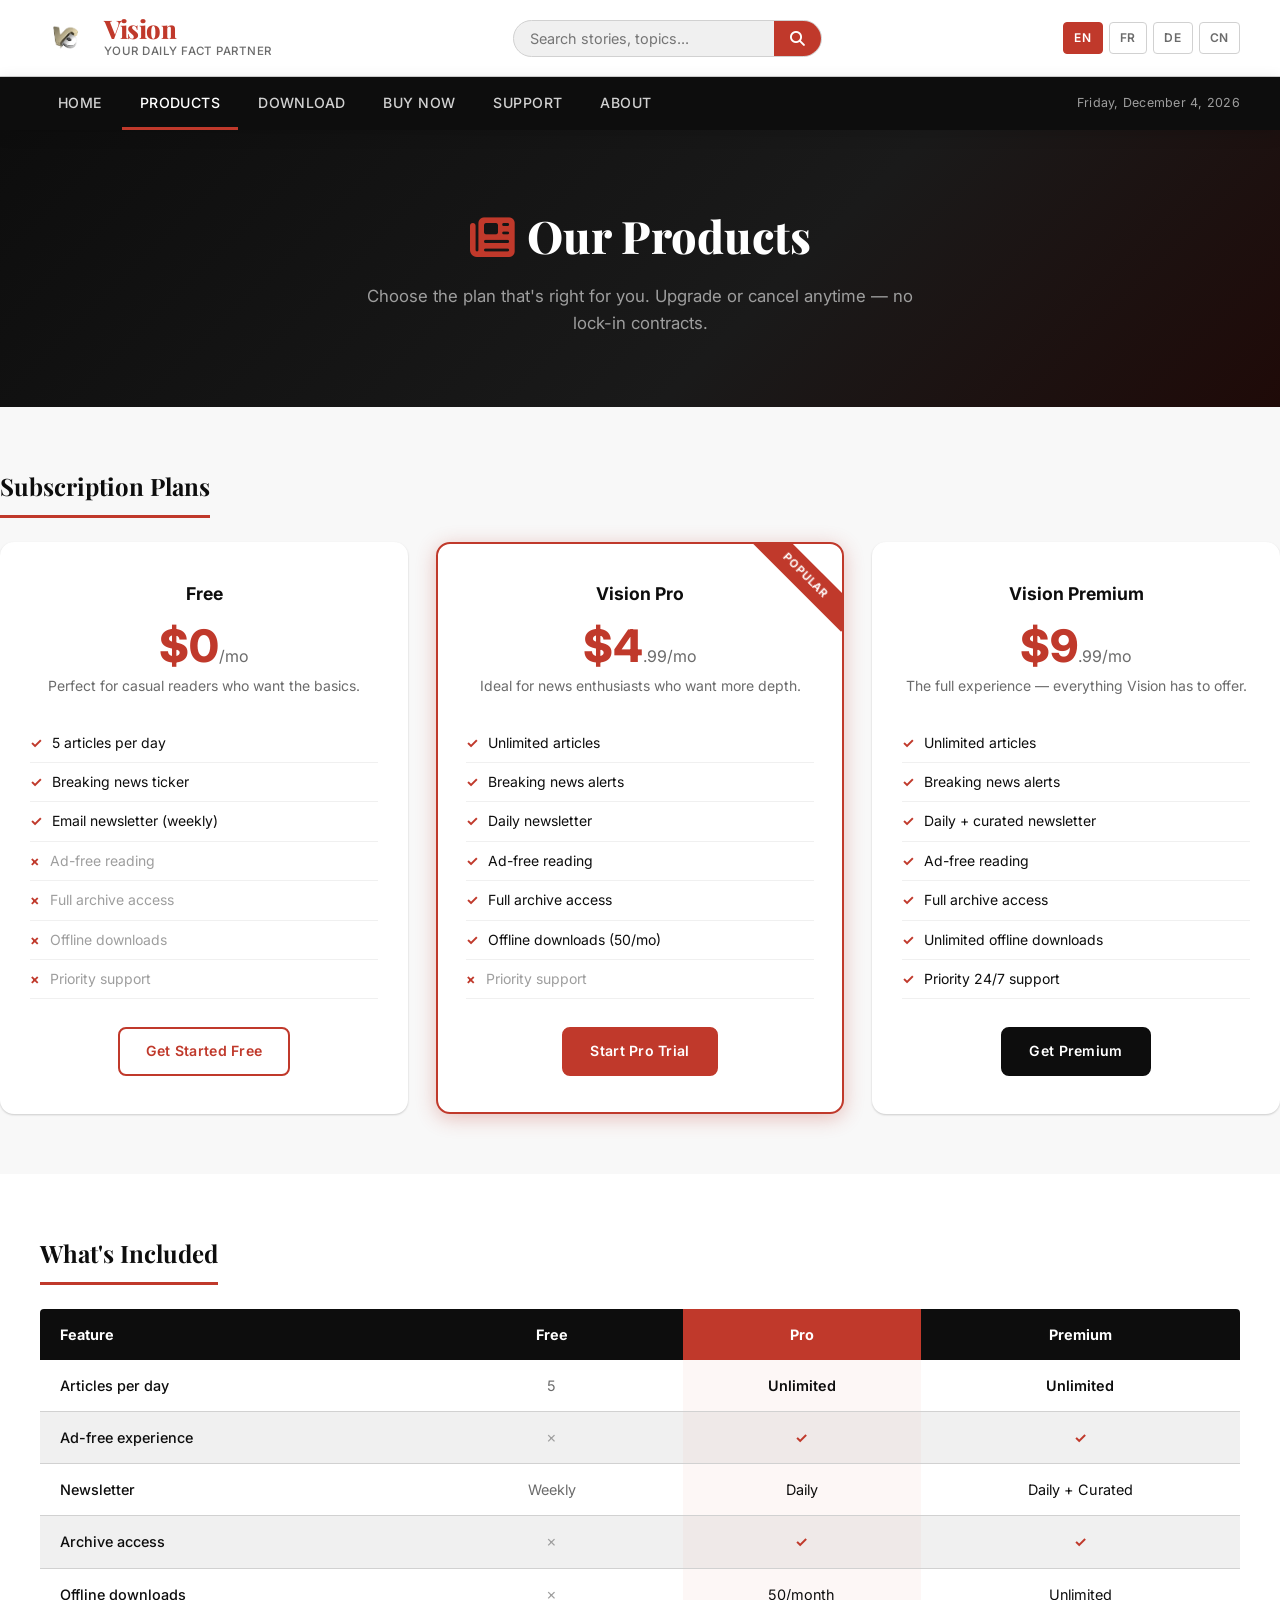
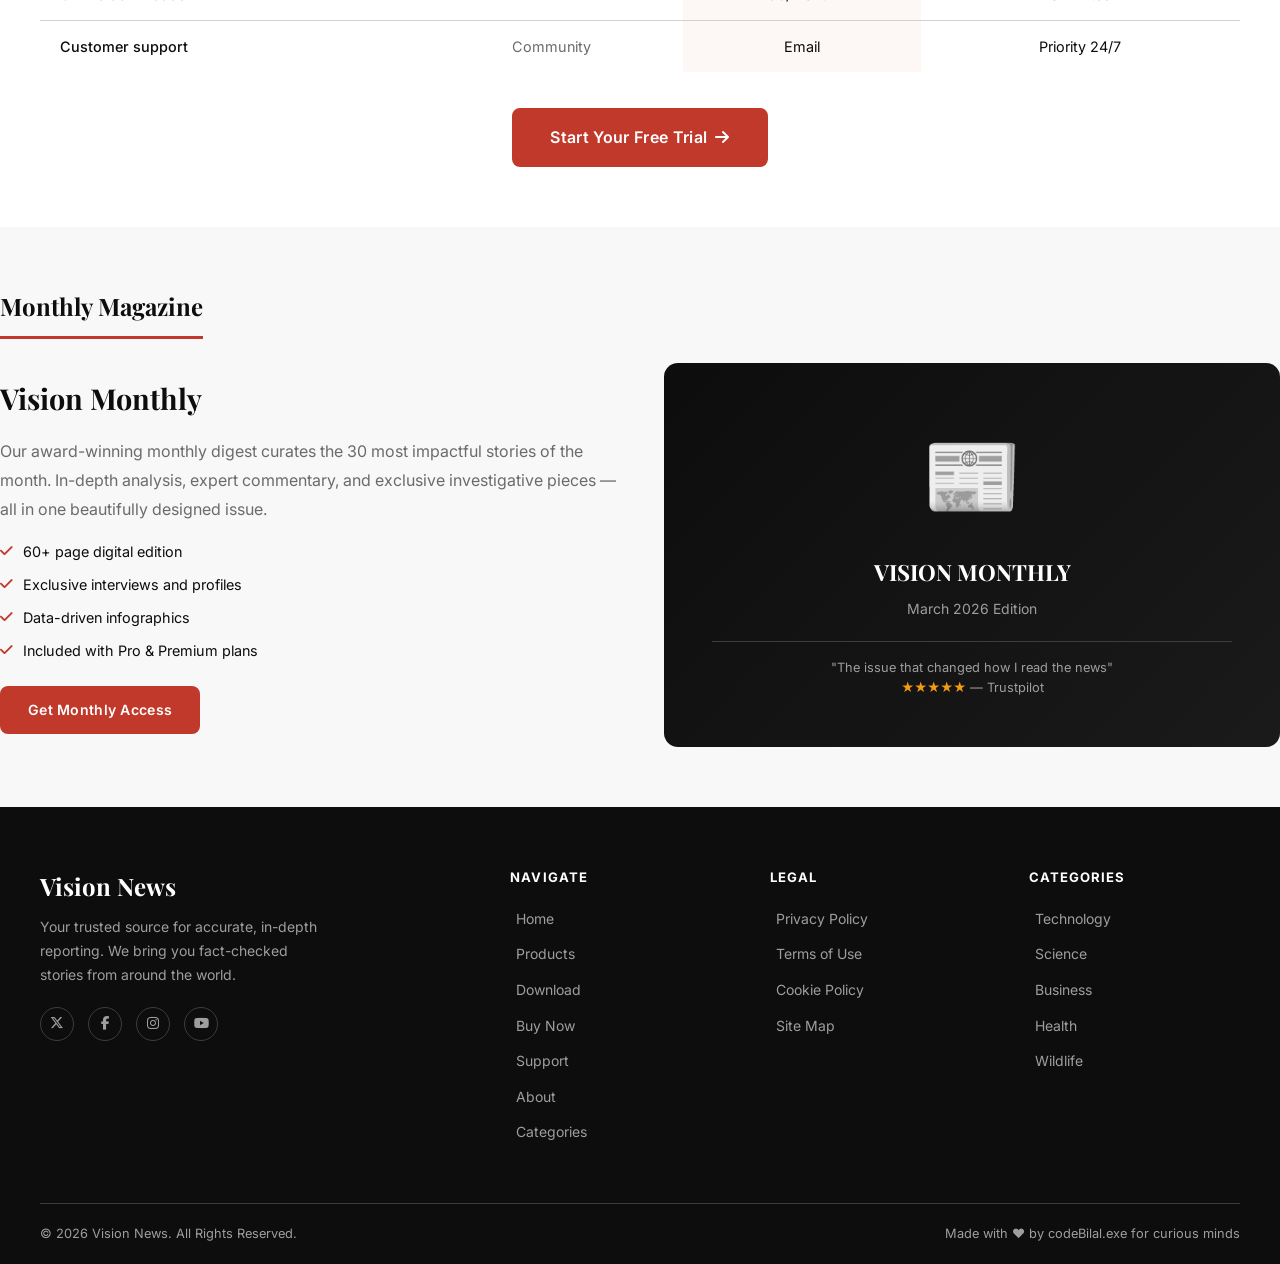
<file: pages/Products.html>
<!DOCTYPE html>
<html lang="en">

<head>
    <meta charset="UTF-8">
    <meta name="viewport" content="width=device-width, initial-scale=1.0">
    <meta name="description"
        content="Vision News Products — Choose a subscription plan that works for you. Free, Pro, and Premium tiers available.">

    <!-- Open Graph Tags -->
    <meta property="og:title" content="Vision News — Products">
    <meta property="og:description" content="Vision News Products — Choose a subscription plan that works for you.">
    <meta property="og:url" content="https://vision-news.com/pages/Products.html">
    <meta property="og:type" content="website">

    <title>Vision News — Products</title>
    <link rel="icon" href="../Resources/images/WebICON.png" type="image/png">
    <link rel="stylesheet" href="../css/Webstyle.css">
    <link rel="stylesheet" href="https://cdnjs.cloudflare.com/ajax/libs/font-awesome/6.5.0/css/all.min.css">
</head>

<body>

    <!-- Header -->
    <header class="site-header">
        <a href="../index.html" class="logo">
            <img src="../Resources/images/Weblogo.png" alt="Vision News Logo">
            <div class="logo-text">
                <h1>Vision</h1>
                <p>Your Daily Fact Partner</p>
            </div>
        </a>

        <form class="search-form" role="search" onsubmit="return false;">
            <input type="search" id="site-search" placeholder="Search stories, topics..." aria-label="Search">
            <button type="submit" aria-label="Submit search"><i class="fa fa-search"></i></button>
        </form>

        <div class="lang-selector" role="navigation" aria-label="Language selector">
            <span class="active" tabindex="0">EN</span>
            <span tabindex="0">FR</span>
            <span tabindex="0">DE</span>
            <span tabindex="0">CN</span>
        </div>
    </header>

    <!-- Sticky Navigation -->
    <nav class="site-nav" role="navigation" aria-label="Main navigation">
        <div class="nav-inner">
            <div class="nav-links">
                <a href="../index.html">Home</a>
                <a href="Products.html" class="active">Products</a>
                <a href="Download.html">Download</a>
                <a href="BuyNow.html">Buy Now</a>
                <a href="Support.html">Support</a>
                <a href="About.html">About</a>
            </div>
            <span class="nav-date"><i class="fa fa-spinner fa-spin"></i> Fetching Date...</span>
        </div>
    </nav>

    <!-- Page Hero -->
    <section class="page-hero">
        <h2><i class="fa fa-newspaper" style="color:var(--primary);margin-right:12px;"></i>Our Products</h2>
        <p>Choose the plan that's right for you. Upgrade or cancel anytime — no lock-in contracts.</p>
    </section>

    <main>
        <!-- Pricing Section -->
        <section class="section container">
            <h2 class="section-title">Subscription Plans</h2>

            <div class="pricing-grid">

                <!-- Free -->
                <div class="pricing-card">
                    <h3>Free</h3>
                    <div class="pricing-price">$0<span>/mo</span></div>
                    <p class="pricing-desc">Perfect for casual readers who want the basics.</p>
                    <ul class="pricing-features">
                        <li>5 articles per day</li>
                        <li>Breaking news ticker</li>
                        <li>Email newsletter (weekly)</li>
                        <li class="disabled">Ad-free reading</li>
                        <li class="disabled">Full archive access</li>
                        <li class="disabled">Offline downloads</li>
                        <li class="disabled">Priority support</li>
                    </ul>
                    <a href="BuyNow.html?plan=free" class="btn btn-outline">Get Started Free</a>
                </div>

                <!-- Pro (Popular) -->
                <div class="pricing-card popular">
                    <span class="popular-badge">Popular</span>
                    <h3>Vision Pro</h3>
                    <div class="pricing-price">$4<span>.99/mo</span></div>
                    <p class="pricing-desc">Ideal for news enthusiasts who want more depth.</p>
                    <ul class="pricing-features">
                        <li>Unlimited articles</li>
                        <li>Breaking news alerts</li>
                        <li>Daily newsletter</li>
                        <li>Ad-free reading</li>
                        <li>Full archive access</li>
                        <li>Offline downloads (50/mo)</li>
                        <li class="disabled">Priority support</li>
                    </ul>
                    <a href="BuyNow.html?plan=pro" class="btn btn-primary">Start Pro Trial</a>
                </div>

                <!-- Premium -->
                <div class="pricing-card">
                    <h3>Vision Premium</h3>
                    <div class="pricing-price">$9<span>.99/mo</span></div>
                    <p class="pricing-desc">The full experience — everything Vision has to offer.</p>
                    <ul class="pricing-features">
                        <li>Unlimited articles</li>
                        <li>Breaking news alerts</li>
                        <li>Daily + curated newsletter</li>
                        <li>Ad-free reading</li>
                        <li>Full archive access</li>
                        <li>Unlimited offline downloads</li>
                        <li>Priority 24/7 support</li>
                    </ul>
                    <a href="BuyNow.html?plan=premium" class="btn btn-dark">Get Premium</a>
                </div>

            </div>
        </section>

        <!-- Features Comparison -->
        <section class="section section-alt">
            <div class="container">
                <h2 class="section-title">What's Included</h2>
                <div style="overflow-x:auto;">
                    <table style="width:100%;border-collapse:collapse;font-size:.9rem;">
                        <thead>
                            <tr style="background:var(--dark);color:var(--white);">
                                <th style="padding:14px 20px;text-align:left;border-radius:var(--radius-sm) 0 0 0;">
                                    Feature</th>
                                <th style="padding:14px 20px;text-align:center;">Free</th>
                                <th style="padding:14px 20px;text-align:center;background:var(--primary);">Pro</th>
                                <th style="padding:14px 20px;text-align:center;border-radius:0 var(--radius-sm) 0 0;">
                                    Premium</th>
                            </tr>
                        </thead>
                        <tbody>
                            <tr style="border-bottom:1px solid var(--gray-4);">
                                <td style="padding:14px 20px;font-weight:500;">Articles per day</td>
                                <td style="padding:14px 20px;text-align:center;color:var(--gray-2);">5</td>
                                <td
                                    style="padding:14px 20px;text-align:center;background:rgba(192,57,43,.04);font-weight:600;">
                                    Unlimited</td>
                                <td style="padding:14px 20px;text-align:center;font-weight:600;">Unlimited</td>
                            </tr>
                            <tr style="border-bottom:1px solid var(--gray-4);background:var(--gray-5);">
                                <td style="padding:14px 20px;font-weight:500;">Ad-free experience</td>
                                <td style="padding:14px 20px;text-align:center;color:var(--gray-3);">✗</td>
                                <td
                                    style="padding:14px 20px;text-align:center;background:rgba(192,57,43,.04);color:var(--primary);font-weight:700;">
                                    ✓</td>
                                <td style="padding:14px 20px;text-align:center;color:var(--primary);font-weight:700;">✓
                                </td>
                            </tr>
                            <tr style="border-bottom:1px solid var(--gray-4);">
                                <td style="padding:14px 20px;font-weight:500;">Newsletter</td>
                                <td style="padding:14px 20px;text-align:center;color:var(--gray-2);">Weekly</td>
                                <td style="padding:14px 20px;text-align:center;background:rgba(192,57,43,.04);">Daily
                                </td>
                                <td style="padding:14px 20px;text-align:center;">Daily + Curated</td>
                            </tr>
                            <tr style="border-bottom:1px solid var(--gray-4);background:var(--gray-5);">
                                <td style="padding:14px 20px;font-weight:500;">Archive access</td>
                                <td style="padding:14px 20px;text-align:center;color:var(--gray-3);">✗</td>
                                <td
                                    style="padding:14px 20px;text-align:center;background:rgba(192,57,43,.04);color:var(--primary);font-weight:700;">
                                    ✓</td>
                                <td style="padding:14px 20px;text-align:center;color:var(--primary);font-weight:700;">✓
                                </td>
                            </tr>
                            <tr style="border-bottom:1px solid var(--gray-4);">
                                <td style="padding:14px 20px;font-weight:500;">Offline downloads</td>
                                <td style="padding:14px 20px;text-align:center;color:var(--gray-3);">✗</td>
                                <td style="padding:14px 20px;text-align:center;background:rgba(192,57,43,.04);">50/month
                                </td>
                                <td style="padding:14px 20px;text-align:center;">Unlimited</td>
                            </tr>
                            <tr>
                                <td style="padding:14px 20px;font-weight:500;">Customer support</td>
                                <td style="padding:14px 20px;text-align:center;color:var(--gray-2);">Community</td>
                                <td style="padding:14px 20px;text-align:center;background:rgba(192,57,43,.04);">Email
                                </td>
                                <td style="padding:14px 20px;text-align:center;">Priority 24/7</td>
                            </tr>
                        </tbody>
                    </table>
                </div>
                <div style="text-align:center;margin-top:36px;">
                    <a href="BuyNow.html" class="btn btn-primary btn-lg">Start Your Free Trial <i
                            class="fa fa-arrow-right"></i></a>
                </div>
            </div>
        </section>

        <!-- Monthly Newsletter Highlight -->
        <section class="section container">
            <h2 class="section-title">Monthly Magazine</h2>
            <div style="display:grid;grid-template-columns:1fr 1fr;gap:48px;align-items:center;">
                <div>
                    <h3 style="font-family:var(--font-display);font-size:1.8rem;margin-bottom:16px;">Vision Monthly</h3>
                    <p style="color:var(--gray-2);margin-bottom:16px;line-height:1.8;">Our award-winning monthly digest
                        curates the 30 most impactful stories of the month. In-depth analysis, expert commentary, and
                        exclusive investigative pieces — all in one beautifully designed issue.</p>
                    <ul style="display:flex;flex-direction:column;gap:10px;margin-bottom:24px;">
                        <li style="display:flex;align-items:center;gap:10px;font-size:.9rem;"><i class="fa fa-check"
                                style="color:var(--primary);"></i> 60+ page digital edition</li>
                        <li style="display:flex;align-items:center;gap:10px;font-size:.9rem;"><i class="fa fa-check"
                                style="color:var(--primary);"></i> Exclusive interviews and profiles</li>
                        <li style="display:flex;align-items:center;gap:10px;font-size:.9rem;"><i class="fa fa-check"
                                style="color:var(--primary);"></i> Data-driven infographics</li>
                        <li style="display:flex;align-items:center;gap:10px;font-size:.9rem;"><i class="fa fa-check"
                                style="color:var(--primary);"></i> Included with Pro & Premium plans</li>
                    </ul>
                    <a href="BuyNow.html" class="btn btn-primary">Get Monthly Access</a>
                </div>
                <div
                    style="background:linear-gradient(135deg,var(--dark),var(--dark-2));border-radius:var(--radius-lg);padding:48px;text-align:center;color:var(--white);">
                    <div style="font-size:5rem;margin-bottom:16px;">📰</div>
                    <h4 style="font-family:var(--font-display);font-size:1.4rem;margin-bottom:8px;">VISION MONTHLY</h4>
                    <p style="color:var(--gray-3);font-size:.875rem;">March 2026 Edition</p>
                    <div
                        style="margin-top:20px;font-size:.8rem;color:var(--gray-3);border-top:1px solid var(--gray-1);padding-top:16px;">
                        "The issue that changed how I read the news"<br>
                        <span style="color:var(--accent);">★★★★★</span> — Trustpilot
                    </div>
                </div>
            </div>
        </section>
    </main>

    <!-- Footer -->
    <footer class="site-footer">
        <div class="footer-grid">
            <div class="footer-brand">
                <h3>Vision News</h3>
                <p>Your trusted source for accurate, in-depth reporting. We bring you fact-checked stories from around
                    the world.</p>
                <div class="social-links" style="margin-top:20px;">
                    <a href="https://x.com/visionnews" target="_blank" rel="noopener" aria-label="Twitter/X"><i
                            class="fa-brands fa-x-twitter"></i></a>
                    <a href="https://www.facebook.com/visionnews" target="_blank" rel="noopener"
                        aria-label="Facebook"><i class="fa-brands fa-facebook-f"></i></a>
                    <a href="https://www.instagram.com/visionnews" target="_blank" rel="noopener"
                        aria-label="Instagram"><i class="fa-brands fa-instagram"></i></a>
                    <a href="https://www.youtube.com/@visionnews" target="_blank" rel="noopener" aria-label="YouTube"><i
                            class="fa-brands fa-youtube"></i></a>
                </div>
            </div>
            <div class="footer-col">
                <h4>Navigate</h4>
                <ul>
                    <li><a href="../index.html">Home</a></li>
                    <li><a href="Products.html">Products</a></li>
                    <li><a href="Download.html">Download</a></li>
                    <li><a href="BuyNow.html">Buy Now</a></li>
                    <li><a href="Support.html">Support</a></li>
                    <li><a href="About.html">About</a></li>
                    <li><a href="Categories.html">Categories</a></li>
                </ul>
            </div>
            <div class="footer-col">
                <h4>Legal</h4>
                <ul>
                    <li><a href="../Resources/policies/PrivacyPolicy.html">Privacy Policy</a></li>
                    <li><a href="../Resources/policies/TermsOfUse.html">Terms of Use</a></li>
                    <li><a href="../Resources/policies/CookiePolicy.html">Cookie Policy</a></li>
                    <li><a href="#">Site Map</a></li>
                </ul>
            </div>
            <div class="footer-col">
                <h4>Categories</h4>
                <ul>
                    <li><a href="../index.html?search=technology">Technology</a></li>
                    <li><a href="../index.html?search=science">Science</a></li>
                    <li><a href="../index.html?search=business">Business</a></li>
                    <li><a href="../index.html?search=health">Health</a></li>
                    <li><a href="../index.html?search=wildlife">Wildlife</a></li>
                </ul>
            </div>
        </div>
        <div class="footer-bottom">
            <p>&copy; 2026 Vision News. All Rights Reserved.</p>
            <p>Made with ❤️ by <a href="https://github.com/codeBilal-exe">codeBilal.exe</a> for curious minds</p>
        </div>
    </footer>


    <!-- Hidden Google Translate Element -->
    <div id="google_translate_element" style="display:none;"></div>
    <script type="text/javascript">
        function googleTranslateElementInit() {
            new google.translate.TranslateElement({
                pageLanguage: 'en',
                includedLanguages: 'en,fr,de,zh-CN',
                autoDisplay: false
            }, 'google_translate_element');
        }
    </script>
    <script type="text/javascript"
        src="https://translate.google.com/translate_a/element.js?cb=googleTranslateElementInit"></script>

    <!-- External Script -->
    <script src="../js/WebScript.js"></script>
</body>

</html>
</file>
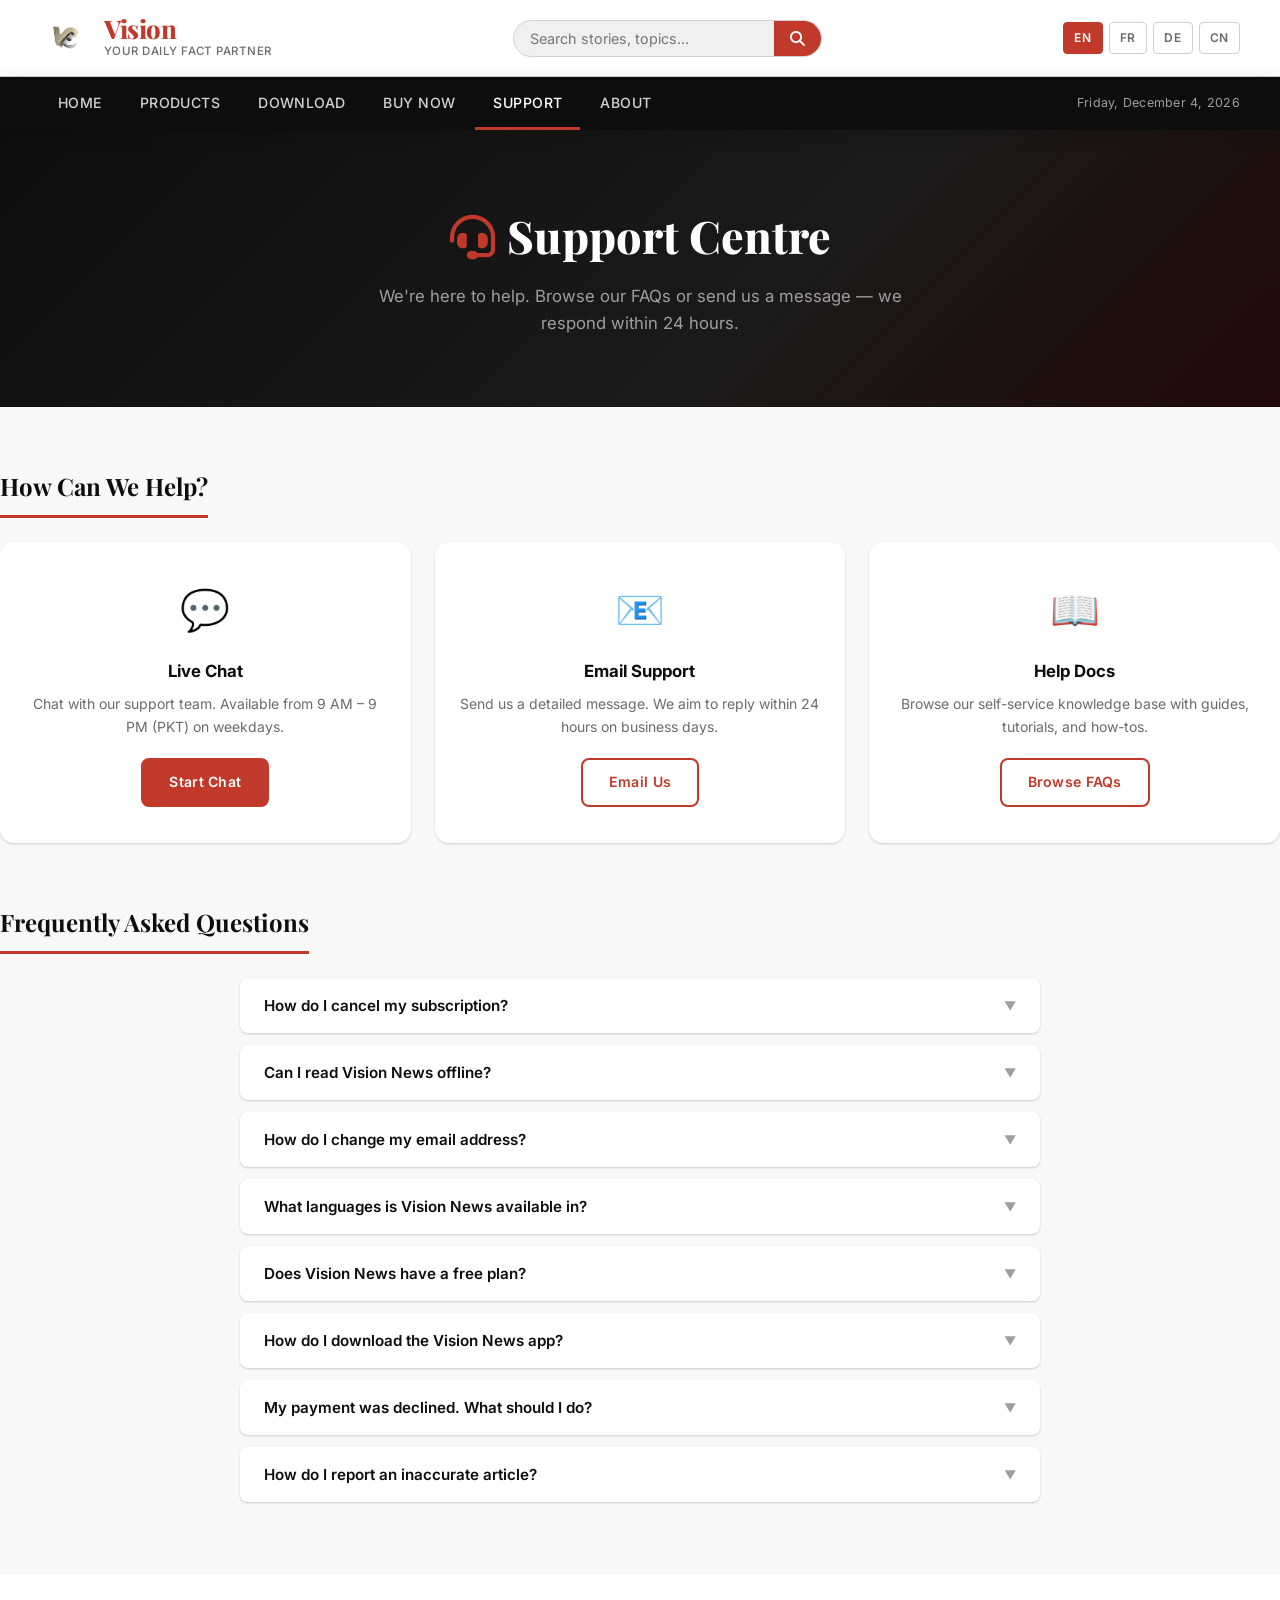
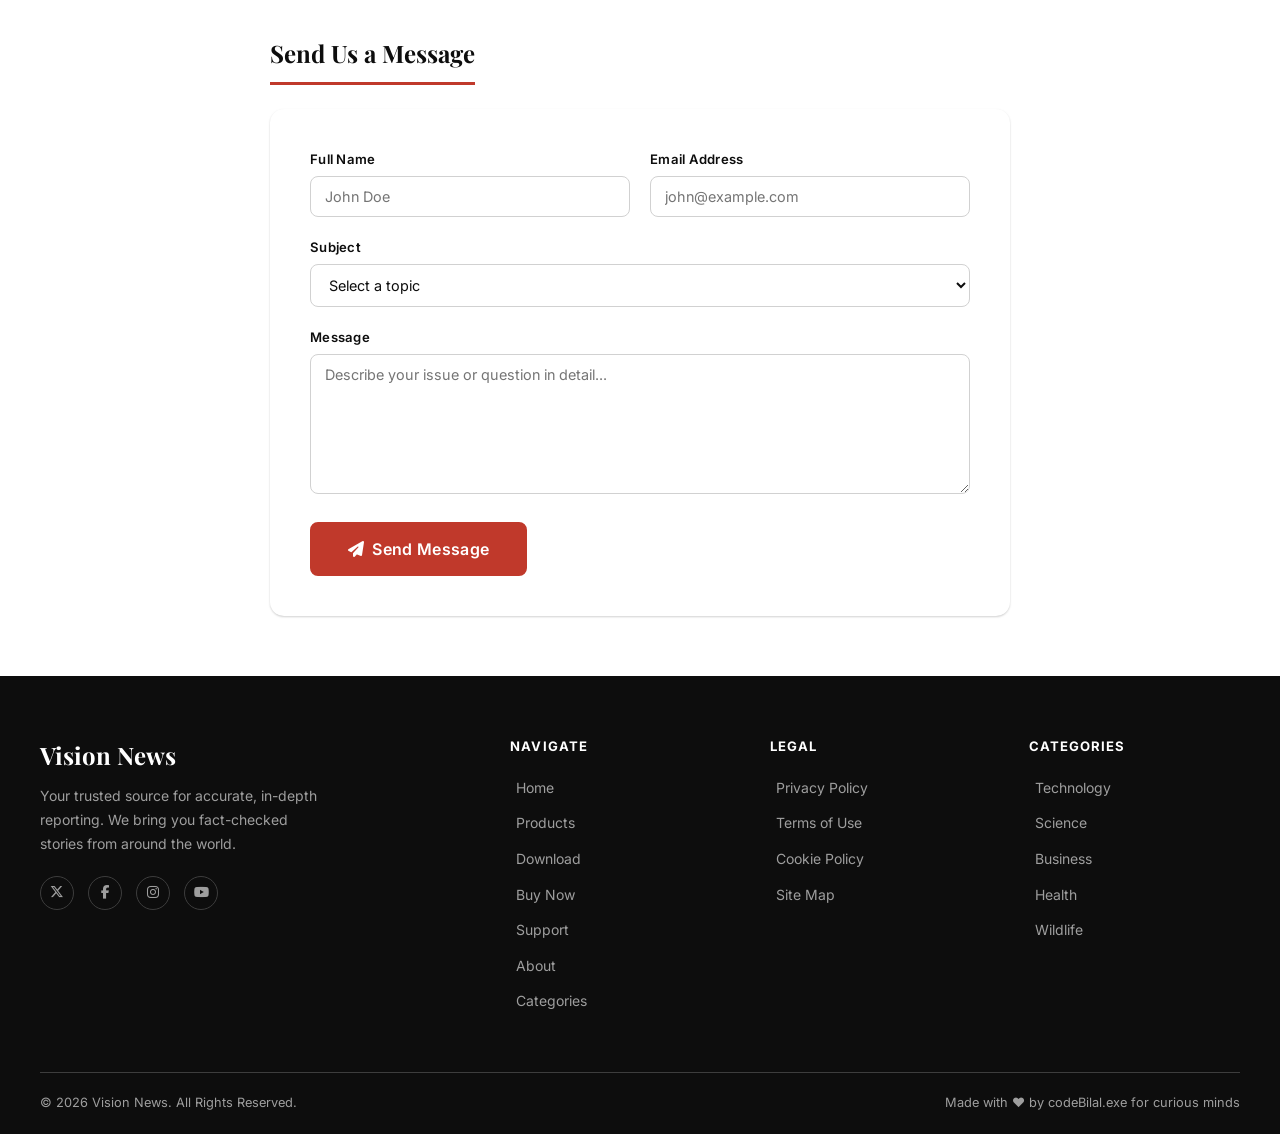
<file: pages/Support.html>
<!DOCTYPE html>
<html lang="en">

<head>
    <meta charset="UTF-8">
    <meta name="viewport" content="width=device-width, initial-scale=1.0">
    <meta name="description"
        content="Vision News Support — Get answers to your questions. Browse FAQs or contact our team directly.">

    <!-- Open Graph Tags -->
    <meta property="og:title" content="Vision News — Support">
    <meta property="og:description"
        content="Vision News Support — Get answers to your questions. Browse FAQs or contact our team directly.">
    <meta property="og:url" content="https://vision-news.com/pages/Support.html">
    <meta property="og:type" content="website">

    <title>Vision News — Support</title>
    <link rel="icon" href="../Resources/images/WebICON.png" type="image/png">
    <link rel="stylesheet" href="../css/Webstyle.css">
    <link rel="stylesheet" href="https://cdnjs.cloudflare.com/ajax/libs/font-awesome/6.5.0/css/all.min.css">
</head>

<body>

    <!-- Header -->
    <header class="site-header">
        <a href="../index.html" class="logo">
            <img src="../Resources/images/Weblogo.png" alt="Vision News Logo">
            <div class="logo-text">
                <h1>Vision</h1>
                <p>Your Daily Fact Partner</p>
            </div>
        </a>

        <form class="search-form" role="search" onsubmit="return false;">
            <input type="search" id="site-search" placeholder="Search stories, topics..." aria-label="Search">
            <button type="submit" aria-label="Submit search"><i class="fa fa-search"></i></button>
        </form>

        <div class="lang-selector" role="navigation" aria-label="Language selector">
            <span class="active" tabindex="0">EN</span>
            <span tabindex="0">FR</span>
            <span tabindex="0">DE</span>
            <span tabindex="0">CN</span>
        </div>
    </header>

    <!-- Sticky Navigation -->
    <nav class="site-nav" role="navigation" aria-label="Main navigation">
        <div class="nav-inner">
            <div class="nav-links">
                <a href="../index.html">Home</a>
                <a href="Products.html">Products</a>
                <a href="Download.html">Download</a>
                <a href="BuyNow.html">Buy Now</a>
                <a href="Support.html" class="active">Support</a>
                <a href="About.html">About</a>
            </div>
            <span class="nav-date"><i class="fa fa-spinner fa-spin"></i> Fetching Date...</span>
        </div>
    </nav>

    <!-- Page Hero -->
    <section class="page-hero">
        <h2><i class="fa fa-headset" style="color:var(--primary);margin-right:12px;"></i>Support Centre</h2>
        <p>We're here to help. Browse our FAQs or send us a message — we respond within 24 hours.</p>
    </section>

    <main>

        <!-- Support Channels -->
        <section class="section container">
            <h2 class="section-title">How Can We Help?</h2>
            <div style="display:grid;grid-template-columns:repeat(3,1fr);gap:24px;margin-bottom:60px;">

                <div class="card" style="text-align:center;padding:36px 24px;">
                    <div style="font-size:2.5rem;margin-bottom:16px;">💬</div>
                    <h3 style="font-size:1.05rem;font-weight:700;margin-bottom:8px;">Live Chat</h3>
                    <p style="font-size:.875rem;color:var(--gray-2);margin-bottom:20px;">Chat with our support team.
                        Available from 9 AM – 9 PM (PKT) on weekdays.</p>
                    <a href="#" class="btn btn-primary" id="chat-btn">Start Chat</a>
                </div>

                <div class="card" style="text-align:center;padding:36px 24px;">
                    <div style="font-size:2.5rem;margin-bottom:16px;">📧</div>
                    <h3 style="font-size:1.05rem;font-weight:700;margin-bottom:8px;">Email Support</h3>
                    <p style="font-size:.875rem;color:var(--gray-2);margin-bottom:20px;">Send us a detailed message. We
                        aim to reply within 24 hours on business days.</p>
                    <a href="mailto:support@visionnews.com" class="btn btn-outline" id="email-btn">Email Us</a>
                </div>

                <div class="card" style="text-align:center;padding:36px 24px;">
                    <div style="font-size:2.5rem;margin-bottom:16px;">📖</div>
                    <h3 style="font-size:1.05rem;font-weight:700;margin-bottom:8px;">Help Docs</h3>
                    <p style="font-size:.875rem;color:var(--gray-2);margin-bottom:20px;">Browse our self-service
                        knowledge base with guides, tutorials, and how-tos.</p>
                    <a href="#faq" class="btn btn-outline" id="docs-btn">Browse FAQs</a>
                </div>

            </div>

            <!-- FAQ Accordion -->
            <div id="faq">
                <h2 class="section-title">Frequently Asked Questions</h2>
                <div class="faq-list">

                    <div class="faq-item">
                        <button class="faq-question" id="faq1-btn" onclick="toggleFaq(this)">
                            How do I cancel my subscription?
                            <span class="arrow">▼</span>
                        </button>
                        <div class="faq-answer">
                            You can cancel your subscription at any time from your account dashboard. Go to
                            <strong>Account → Billing → Cancel Subscription</strong>. Your access will continue until
                            the end of the current billing period. No refunds are issued for partial months, but our
                            14-day money-back policy applies to your first payment.
                        </div>
                    </div>

                    <div class="faq-item">
                        <button class="faq-question" id="faq2-btn" onclick="toggleFaq(this)">
                            Can I read Vision News offline?
                            <span class="arrow">▼</span>
                        </button>
                        <div class="faq-answer">
                            Yes! Pro and Premium subscribers can save articles for offline reading through our mobile
                            and desktop apps. Pro subscribers can save up to 50 articles per month, and Premium
                            subscribers have unlimited saves.
                        </div>
                    </div>

                    <div class="faq-item">
                        <button class="faq-question" id="faq3-btn" onclick="toggleFaq(this)">
                            How do I change my email address?
                            <span class="arrow">▼</span>
                        </button>
                        <div class="faq-answer">
                            To update your email address, visit <strong>Account → Settings → Email</strong>. You'll
                            receive a verification link at your new email address. For security, your password is
                            required to complete the change.
                        </div>
                    </div>

                    <div class="faq-item">
                        <button class="faq-question" id="faq4-btn" onclick="toggleFaq(this)">
                            What languages is Vision News available in?
                            <span class="arrow">▼</span>
                        </button>
                        <div class="faq-answer">
                            Vision News is currently available in English (EN), French (FR), German (DE), and Chinese
                            (CN). You can switch languages from the top right corner of any page, or from Settings →
                            Language in the app.
                        </div>
                    </div>

                    <div class="faq-item">
                        <button class="faq-question" id="faq5-btn" onclick="toggleFaq(this)">
                            Does Vision News have a free plan?
                            <span class="arrow">▼</span>
                        </button>
                        <div class="faq-answer">
                            Yes! Our Free plan gives you access to 5 articles per day, breaking news alerts, and a
                            weekly newsletter — with no credit card required. To unlock unlimited reading, go ad-free,
                            and access our full archive, upgrade to Vision Pro or Premium.
                        </div>
                    </div>

                    <div class="faq-item">
                        <button class="faq-question" id="faq6-btn" onclick="toggleFaq(this)">
                            How do I download the Vision News app?
                            <span class="arrow">▼</span>
                        </button>
                        <div class="faq-answer">
                            The Vision News app is available on iOS (App Store), Android (Google Play), and Windows
                            (Microsoft Store). Visit our <a href="Download.html" style="color:var(--primary);">Download
                                page</a> for direct links to each platform.
                        </div>
                    </div>

                    <div class="faq-item">
                        <button class="faq-question" id="faq7-btn" onclick="toggleFaq(this)">
                            My payment was declined. What should I do?
                            <span class="arrow">▼</span>
                        </button>
                        <div class="faq-answer">
                            Ensure your card details are entered correctly and that the card is enabled for online
                            transactions. If problems persist, try a different card or contact your bank. You can also
                            use PayPal as an alternative payment method from the checkout page.
                        </div>
                    </div>

                    <div class="faq-item">
                        <button class="faq-question" id="faq8-btn" onclick="toggleFaq(this)">
                            How do I report an inaccurate article?
                            <span class="arrow">▼</span>
                        </button>
                        <div class="faq-answer">
                            Vision News is committed to fact-checked, accurate journalism. If you believe an article
                            contains errors, please use the "Report" button at the bottom of the article, or email us at
                            <strong>corrections@visionnews.com</strong>. Our editorial team reviews every report within
                            48 hours.
                        </div>
                    </div>

                </div><!-- /faq-list -->
            </div>
        </section>

        <!-- Contact Form -->
        <section class="section section-alt">
            <div class="container" style="max-width:820px;">
                <h2 class="section-title">Send Us a Message</h2>
                <div class="contact-form">
                    <form id="contact-form" onsubmit="submitContact(event)">
                        <div class="form-row">
                            <div class="form-group">
                                <label for="contact-name">Full Name</label>
                                <input type="text" id="contact-name" placeholder="John Doe" required>
                            </div>
                            <div class="form-group">
                                <label for="contact-email">Email Address</label>
                                <input type="email" id="contact-email" placeholder="john@example.com" required>
                            </div>
                        </div>
                        <div class="form-group">
                            <label for="contact-subject">Subject</label>
                            <select id="contact-subject">
                                <option value="">Select a topic</option>
                                <option value="billing">Billing &amp; Subscription</option>
                                <option value="account">Account &amp; Login</option>
                                <option value="app">App Issue</option>
                                <option value="content">Content / News</option>
                                <option value="other">Other</option>
                            </select>
                        </div>
                        <div class="form-group">
                            <label for="contact-message">Message</label>
                            <textarea id="contact-message" placeholder="Describe your issue or question in detail..."
                                required></textarea>
                        </div>
                        <button type="submit" class="btn btn-primary btn-lg" id="contact-submit">
                            <i class="fa fa-paper-plane"></i> Send Message
                        </button>
                    </form>
                </div>
            </div>
        </section>

    </main>

    <!-- Footer -->
    <footer class="site-footer">
        <div class="footer-grid">
            <div class="footer-brand">
                <h3>Vision News</h3>
                <p>Your trusted source for accurate, in-depth reporting. We bring you fact-checked stories from around
                    the world.</p>
                <div class="social-links" style="margin-top:20px;">
                    <a href="https://x.com/visionnews" target="_blank" rel="noopener" aria-label="Twitter/X"><i
                            class="fa-brands fa-x-twitter"></i></a>
                    <a href="https://www.facebook.com/visionnews" target="_blank" rel="noopener"
                        aria-label="Facebook"><i class="fa-brands fa-facebook-f"></i></a>
                    <a href="https://www.instagram.com/visionnews" target="_blank" rel="noopener"
                        aria-label="Instagram"><i class="fa-brands fa-instagram"></i></a>
                    <a href="https://www.youtube.com/@visionnews" target="_blank" rel="noopener" aria-label="YouTube"><i
                            class="fa-brands fa-youtube"></i></a>
                </div>
            </div>
            <div class="footer-col">
                <h4>Navigate</h4>
                <ul>
                    <li><a href="../index.html">Home</a></li>
                    <li><a href="Products.html">Products</a></li>
                    <li><a href="Download.html">Download</a></li>
                    <li><a href="BuyNow.html">Buy Now</a></li>
                    <li><a href="Support.html">Support</a></li>
                    <li><a href="About.html">About</a></li>
                    <li><a href="Categories.html">Categories</a></li>
                </ul>
            </div>
            <div class="footer-col">
                <h4>Legal</h4>
                <ul>
                    <li><a href="../Resources/policies/PrivacyPolicy.html">Privacy Policy</a></li>
                    <li><a href="../Resources/policies/TermsOfUse.html">Terms of Use</a></li>
                    <li><a href="../Resources/policies/CookiePolicy.html">Cookie Policy</a></li>
                    <li><a href="#">Site Map</a></li>
                </ul>
            </div>
            <div class="footer-col">
                <h4>Categories</h4>
                <ul>
                    <li><a href="../index.html?search=technology">Technology</a></li>
                    <li><a href="../index.html?search=science">Science</a></li>
                    <li><a href="../index.html?search=business">Business</a></li>
                    <li><a href="../index.html?search=health">Health</a></li>
                    <li><a href="../index.html?search=wildlife">Wildlife</a></li>
                </ul>
            </div>
        </div>
        <div class="footer-bottom">
            <p>&copy; 2026 Vision News. All Rights Reserved.</p>
            <p>Made with ❤️ by <a href="https://github.com/codeBilal-exe">codeBilal.exe</a> for curious minds</p>
        </div>
    </footer>

    <!-- Hidden Google Translate Element -->
    <div id="google_translate_element" style="display:none;"></div>
    <script type="text/javascript">
        function googleTranslateElementInit() {
            new google.translate.TranslateElement({
                pageLanguage: 'en',
                includedLanguages: 'en,fr,de,zh-CN',
                autoDisplay: false
            }, 'google_translate_element');
        }
    </script>
    <script type="text/javascript"
        src="https://translate.google.com/translate_a/element.js?cb=googleTranslateElementInit"></script>

    <!-- External Script -->
    <script src="../js/WebScript.js"></script>

    <script>
        function toggleFaq(btn) {
            const item = btn.parentElement;
            const isOpen = item.classList.contains('open');
            document.querySelectorAll('.faq-item').forEach(i => i.classList.remove('open'));
            if (!isOpen) item.classList.add('open');
        }

        function submitContact(e) {
            e.preventDefault();
            const btn = document.getElementById('contact-submit');
            btn.innerHTML = '<i class="fa fa-spinner fa-spin"></i> Sending...';
            btn.disabled = true;
            setTimeout(() => {
                btn.innerHTML = '<i class="fa fa-check"></i> Message Sent!';
                btn.style.background = '#27ae60';
                btn.style.borderColor = '#27ae60';
                document.getElementById('contact-form').reset();
            }, 1800);
        }
    </script>

</body>

</html>
</file>
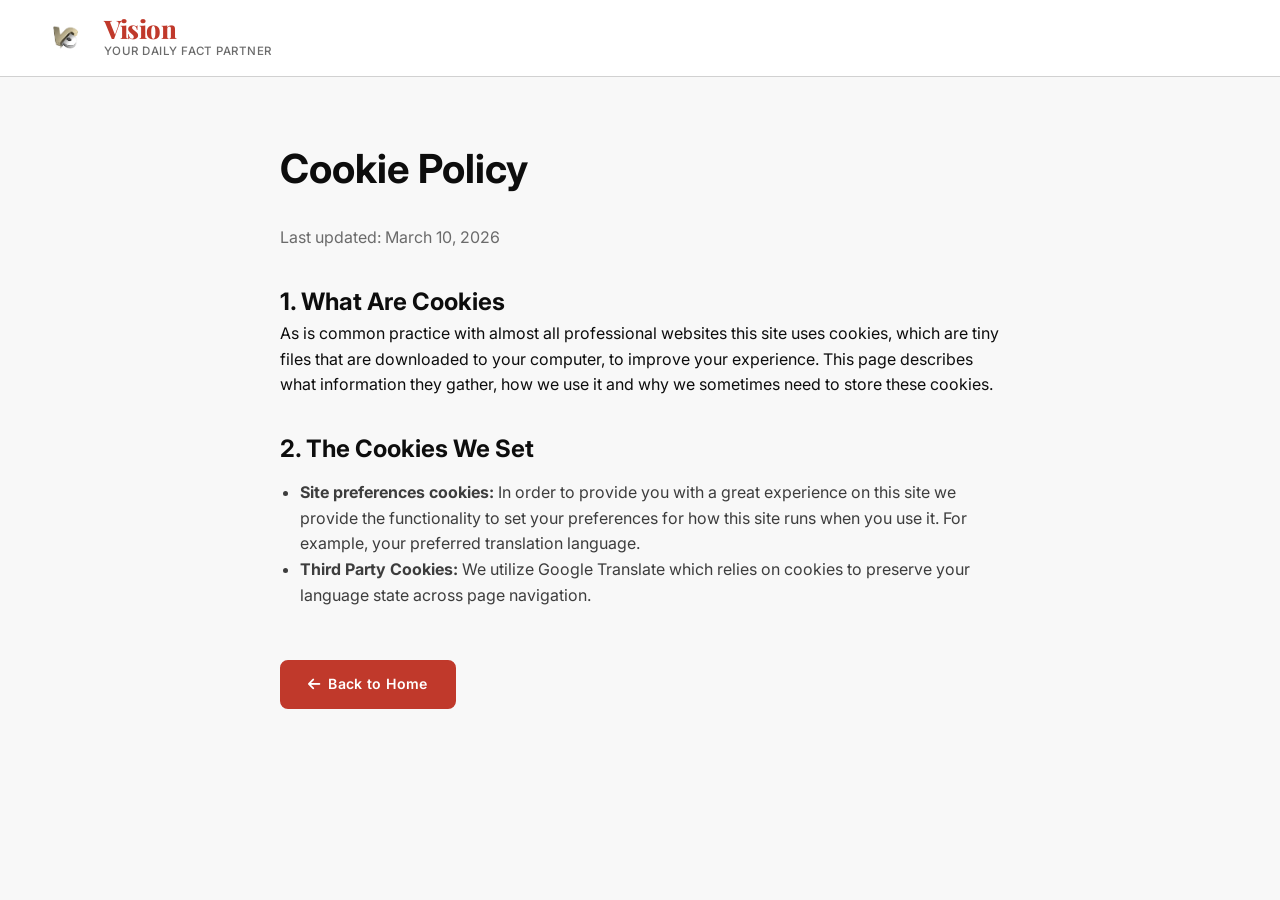
<file: Resources/policies/CookiePolicy.html>
<!DOCTYPE html>
<html lang="en">

<head>
    <meta charset="UTF-8">
    <meta name="viewport" content="width=device-width, initial-scale=1.0">
    <title>Vision News — Cookie Policy</title>
    <link rel="icon" href="../../Resources/images/WebICON.png" type="image/png">
    <link rel="stylesheet" href="../../css/Webstyle.css">
    <link rel="stylesheet" href="https://cdnjs.cloudflare.com/ajax/libs/font-awesome/6.5.0/css/all.min.css">
</head>

<body>

    <header class="site-header">
        <a href="../../index.html" class="logo">
            <img src="../../Resources/images/Weblogo.png" alt="Vision News Logo">
            <div class="logo-text">
                <h1>Vision</h1>
                <p>Your Daily Fact Partner</p>
            </div>
        </a>
    </header>

    <main class="container" style="padding-top: 60px; padding-bottom: 60px; max-width: 800px;">
        <h1 style="font-size: 2.5rem; margin-bottom: 24px;">Cookie Policy</h1>
        <p style="color: var(--gray-2); margin-bottom: 32px;">Last updated: March 10, 2026</p>

        <section style="margin-bottom: 32px;">
            <h2>1. What Are Cookies</h2>
            <p>As is common practice with almost all professional websites this site uses cookies, which are tiny files
                that are downloaded to your computer, to improve your experience. This page describes what information
                they gather, how we use it and why we sometimes need to store these cookies.</p>
        </section>

        <section style="margin-bottom: 32px;">
            <h2>2. The Cookies We Set</h2>
            <ul style="list-style-type: disc; margin-left: 20px; margin-top: 12px; color: var(--gray-1);">
                <li><strong>Site preferences cookies:</strong> In order to provide you with a great experience on this
                    site we provide the functionality to set your preferences for how this site runs when you use it.
                    For example, your preferred translation language.</li>
                <li><strong>Third Party Cookies:</strong> We utilize Google Translate which relies on cookies to
                    preserve your language state across page navigation.</li>
            </ul>
        </section>

        <a href="../../index.html" class="btn btn-primary" style="margin-top: 20px;"><i class="fa fa-arrow-left"></i>
            Back to Home</a>
    </main>

    <!-- Hidden Google Translate Element -->
    <div id="google_translate_element" style="display:none;"></div>
    <script type="text/javascript">
        function googleTranslateElementInit() {
            new google.translate.TranslateElement({
                pageLanguage: 'en',
                includedLanguages: 'en,fr,de,zh-CN',
                autoDisplay: false
            }, 'google_translate_element');
        }
    </script>
    <script type="text/javascript"
        src="https://translate.google.com/translate_a/element.js?cb=googleTranslateElementInit"></script>
    <script src="../../js/WebScript.js"></script>

</body>

</html>
</file>
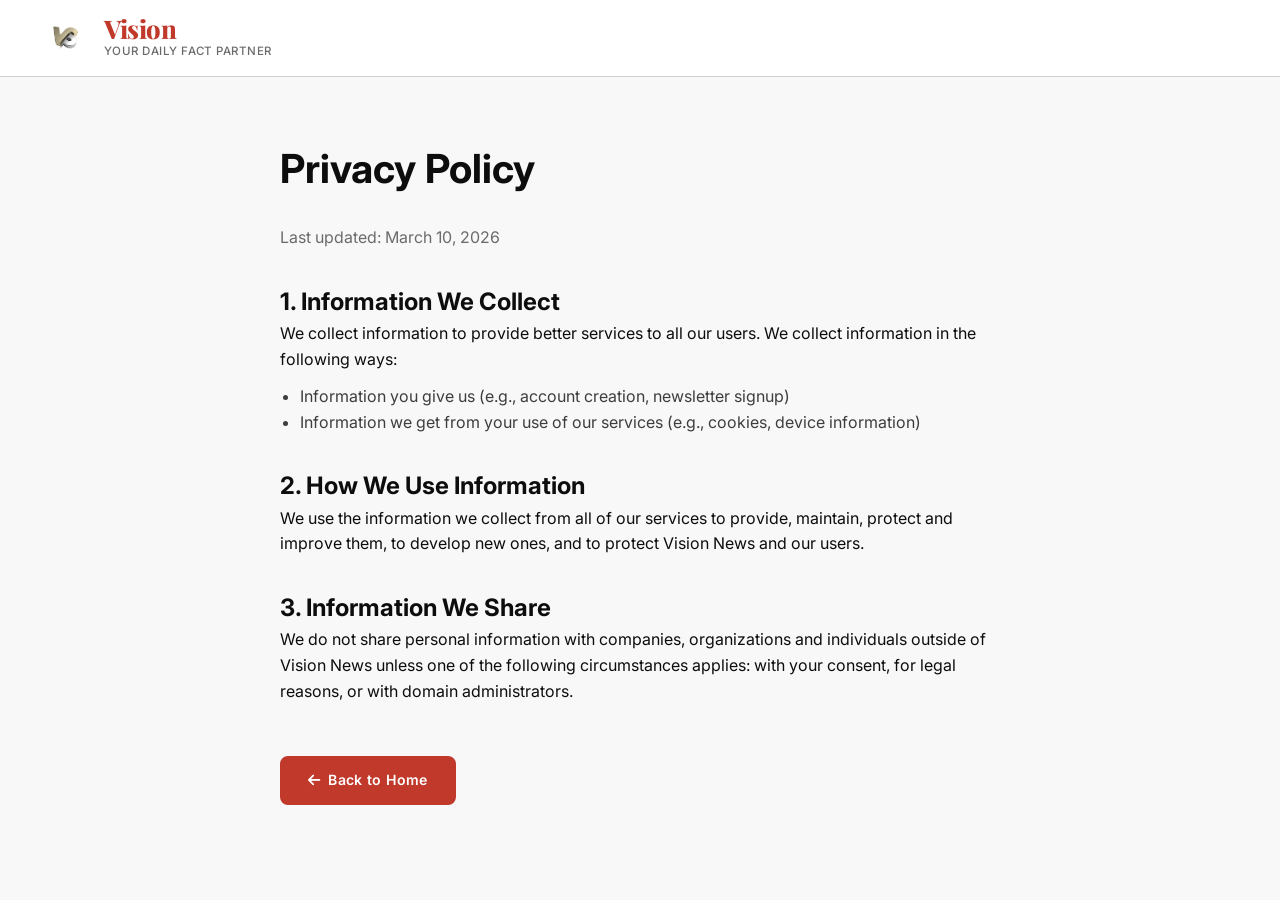
<file: Resources/policies/PrivacyPolicy.html>
<!DOCTYPE html>
<html lang="en">

<head>
    <meta charset="UTF-8">
    <meta name="viewport" content="width=device-width, initial-scale=1.0">
    <title>Vision News — Privacy Policy</title>
    <link rel="icon" href="../../Resources/images/WebICON.png" type="image/png">
    <link rel="stylesheet" href="../../css/Webstyle.css">
    <link rel="stylesheet" href="https://cdnjs.cloudflare.com/ajax/libs/font-awesome/6.5.0/css/all.min.css">
</head>

<body>

    <header class="site-header">
        <a href="../../index.html" class="logo">
            <img src="../../Resources/images/Weblogo.png" alt="Vision News Logo">
            <div class="logo-text">
                <h1>Vision</h1>
                <p>Your Daily Fact Partner</p>
            </div>
        </a>
    </header>

    <main class="container" style="padding-top: 60px; padding-bottom: 60px; max-width: 800px;">
        <h1 style="font-size: 2.5rem; margin-bottom: 24px;">Privacy Policy</h1>
        <p style="color: var(--gray-2); margin-bottom: 32px;">Last updated: March 10, 2026</p>

        <section style="margin-bottom: 32px;">
            <h2>1. Information We Collect</h2>
            <p>We collect information to provide better services to all our users. We collect information in the
                following ways:</p>
            <ul style="list-style-type: disc; margin-left: 20px; margin-top: 12px; color: var(--gray-1);">
                <li>Information you give us (e.g., account creation, newsletter signup)</li>
                <li>Information we get from your use of our services (e.g., cookies, device information)</li>
            </ul>
        </section>

        <section style="margin-bottom: 32px;">
            <h2>2. How We Use Information</h2>
            <p>We use the information we collect from all of our services to provide, maintain, protect and improve
                them, to develop new ones, and to protect Vision News and our users.</p>
        </section>

        <section style="margin-bottom: 32px;">
            <h2>3. Information We Share</h2>
            <p>We do not share personal information with companies, organizations and individuals outside of Vision News
                unless one of the following circumstances applies: with your consent, for legal reasons, or with domain
                administrators.</p>
        </section>

        <a href="../../index.html" class="btn btn-primary" style="margin-top: 20px;"><i class="fa fa-arrow-left"></i>
            Back to Home</a>
    </main>

    <!-- Hidden Google Translate Element -->
    <div id="google_translate_element" style="display:none;"></div>
    <script type="text/javascript">
        function googleTranslateElementInit() {
            new google.translate.TranslateElement({
                pageLanguage: 'en',
                includedLanguages: 'en,fr,de,zh-CN',
                autoDisplay: false
            }, 'google_translate_element');
        }
    </script>
    <script type="text/javascript"
        src="https://translate.google.com/translate_a/element.js?cb=googleTranslateElementInit"></script>
    <script src="../../js/WebScript.js"></script>

</body>

</html>
</file>
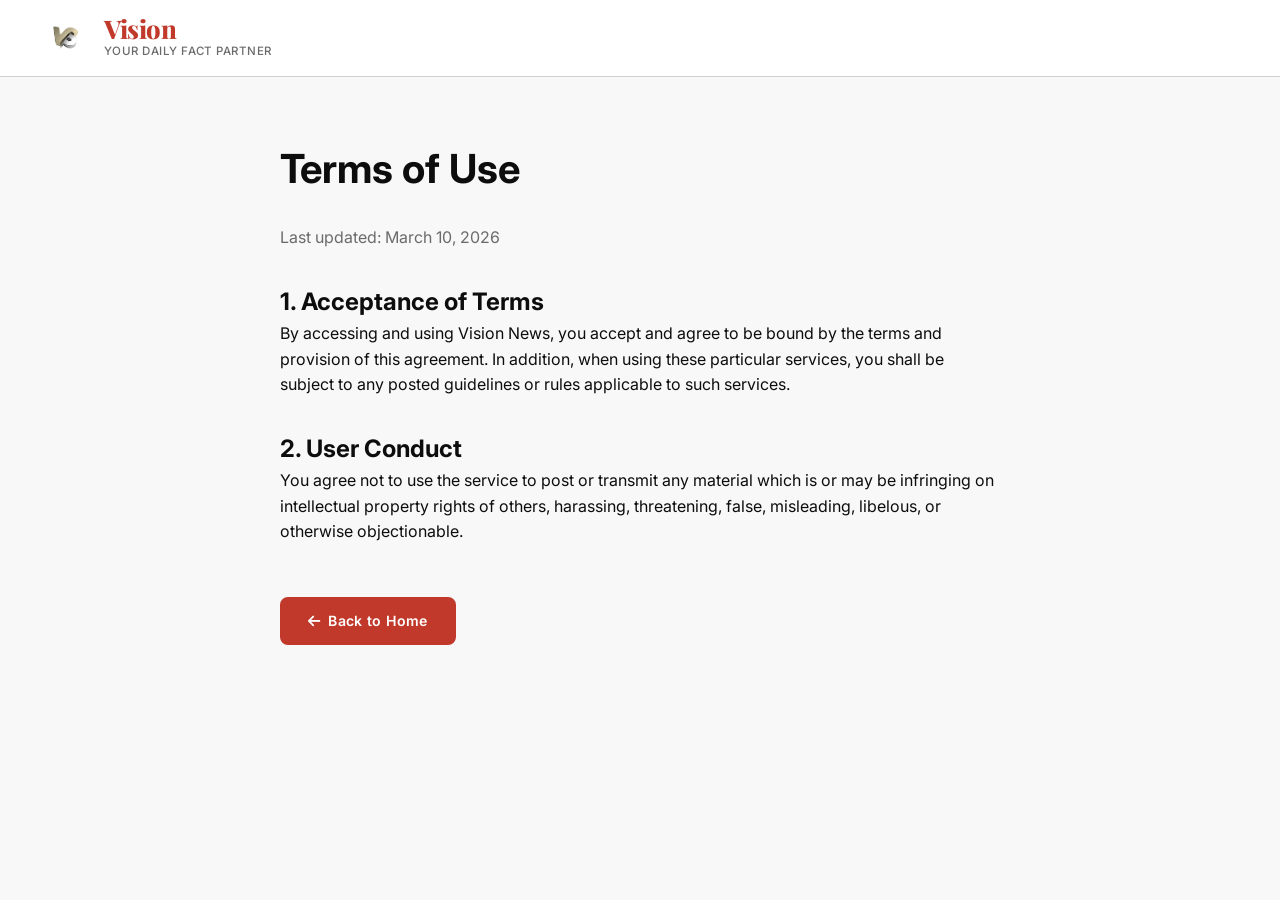
<file: Resources/policies/TermsOfUse.html>
<!DOCTYPE html>
<html lang="en">

<head>
    <meta charset="UTF-8">
    <meta name="viewport" content="width=device-width, initial-scale=1.0">
    <title>Vision News — Terms of Use</title>
    <link rel="icon" href="../../Resources/images/WebICON.png" type="image/png">
    <link rel="stylesheet" href="../../css/Webstyle.css">
    <link rel="stylesheet" href="https://cdnjs.cloudflare.com/ajax/libs/font-awesome/6.5.0/css/all.min.css">
</head>

<body>

    <header class="site-header">
        <a href="../../index.html" class="logo">
            <img src="../../Resources/images/Weblogo.png" alt="Vision News Logo">
            <div class="logo-text">
                <h1>Vision</h1>
                <p>Your Daily Fact Partner</p>
            </div>
        </a>
    </header>

    <main class="container" style="padding-top: 60px; padding-bottom: 60px; max-width: 800px;">
        <h1 style="font-size: 2.5rem; margin-bottom: 24px;">Terms of Use</h1>
        <p style="color: var(--gray-2); margin-bottom: 32px;">Last updated: March 10, 2026</p>

        <section style="margin-bottom: 32px;">
            <h2>1. Acceptance of Terms</h2>
            <p>By accessing and using Vision News, you accept and agree to be bound by the terms and provision of this
                agreement. In addition, when using these particular services, you shall be subject to any posted
                guidelines or rules applicable to such services.</p>
        </section>

        <section style="margin-bottom: 32px;">
            <h2>2. User Conduct</h2>
            <p>You agree not to use the service to post or transmit any material which is or may be infringing on
                intellectual property rights of others, harassing, threatening, false, misleading, libelous, or
                otherwise objectionable.</p>
        </section>

        <a href="../../index.html" class="btn btn-primary" style="margin-top: 20px;"><i class="fa fa-arrow-left"></i>
            Back to Home</a>
    </main>

    <!-- Hidden Google Translate Element -->
    <div id="google_translate_element" style="display:none;"></div>
    <script type="text/javascript">
        function googleTranslateElementInit() {
            new google.translate.TranslateElement({
                pageLanguage: 'en',
                includedLanguages: 'en,fr,de,zh-CN',
                autoDisplay: false
            }, 'google_translate_element');
        }
    </script>
    <script type="text/javascript"
        src="https://translate.google.com/translate_a/element.js?cb=googleTranslateElementInit"></script>
    <script src="../../js/WebScript.js"></script>

</body>

</html>
</file>
<file: css/Webstyle.css>
/* ===================================================
   VISION NEWS — Design System
   Industry-standard CSS for a modern news portal
=================================================== */

@import url('https://fonts.googleapis.com/css2?family=Inter:wght@300;400;500;600;700;800;900&family=Playfair+Display:wght@400;700;800&display=swap');

/* ─── CSS Variables ──────────────────────────────── */
:root {
    --primary: #c0392b;
    --primary-dark: #962d22;
    --primary-light: #e74c3c;
    --accent: #f39c12;
    --dark: #0d0d0d;
    --dark-2: #1a1a1a;
    --dark-3: #2c2c2c;
    --gray-1: #3d3d3d;
    --gray-2: #6b6b6b;
    --gray-3: #9e9e9e;
    --gray-4: #d1d1d1;
    --gray-5: #f0f0f0;
    --light: #f8f8f8;
    --white: #ffffff;
    --font-body: 'Inter', sans-serif;
    --font-display: 'Playfair Display', serif;
    --shadow-sm: 0 1px 3px rgba(0, 0, 0, .08), 0 1px 2px rgba(0, 0, 0, .12);
    --shadow-md: 0 4px 16px rgba(0, 0, 0, .12);
    --shadow-lg: 0 10px 40px rgba(0, 0, 0, .18);
    --shadow-red: 0 4px 20px rgba(192, 57, 43, .3);
    --radius-sm: 4px;
    --radius-md: 8px;
    --radius-lg: 14px;
    --radius-xl: 22px;
    --transition: all .25s cubic-bezier(.4, 0, .2, 1);
}

/* ─── Reset & Base ───────────────────────────────── */
*,
*::before,
*::after {
    box-sizing: border-box;
    margin: 0;
    padding: 0;
}

html {
    scroll-behavior: smooth;
    font-size: 16px;
}

body {
    font-family: var(--font-body);
    background-color: var(--light);
    color: var(--dark);
    line-height: 1.6;
    -webkit-font-smoothing: antialiased;
}

a {
    text-decoration: none;
    color: inherit;
}

ul {
    list-style: none;
}

img {
    max-width: 100%;
    height: auto;
    display: block;
}

/* ─── Header Section ─────────────────────────────── */
.site-header {
    background: var(--white);
    border-bottom: 1px solid var(--gray-4);
    padding: 12px 40px;
    display: flex;
    align-items: center;
    justify-content: space-between;
    gap: 20px;
}

.logo {
    display: flex;
    align-items: center;
    gap: 12px;
    text-decoration: none;
}

.logo img {
    width: 52px;
    height: 52px;
    object-fit: contain;
    border-radius: 50%;
}

.logo-text h1 {
    font-family: var(--font-display);
    font-size: 1.6rem;
    font-weight: 800;
    color: var(--primary);
    line-height: 1;
    letter-spacing: -.5px;
}

.logo-text p {
    font-size: .72rem;
    color: var(--gray-2);
    letter-spacing: .04em;
    text-transform: uppercase;
    font-weight: 500;
}

/* Search Bar */
.search-form {
    display: flex;
    align-items: center;
    background: var(--gray-5);
    border: 1.5px solid var(--gray-4);
    border-radius: var(--radius-xl);
    overflow: hidden;
    transition: var(--transition);
}

.search-form:focus-within {
    border-color: var(--primary);
    box-shadow: 0 0 0 3px rgba(192, 57, 43, .12);
}

.search-form input {
    background: transparent;
    border: none;
    outline: none;
    padding: 9px 16px;
    font-family: var(--font-body);
    font-size: .9rem;
    width: 260px;
    color: var(--dark);
}

.search-form button {
    background: var(--primary);
    border: none;
    color: var(--white);
    padding: 9px 16px;
    cursor: pointer;
    font-size: .95rem;
    transition: var(--transition);
}

.search-form button:hover {
    background: var(--primary-dark);
}

/* Language Selector */
.lang-selector {
    display: flex;
    gap: 6px;
}

.lang-selector span {
    font-size: .75rem;
    font-weight: 600;
    padding: 5px 10px;
    border: 1.5px solid var(--gray-4);
    border-radius: var(--radius-sm);
    cursor: pointer;
    transition: var(--transition);
    color: var(--gray-2);
    letter-spacing: .06em;
}

.lang-selector span:hover,
.lang-selector span.active {
    background: var(--primary);
    border-color: var(--primary);
    color: var(--white);
}

/* ─── Navigation Bar ─────────────────────────────── */
.site-nav {
    background: var(--dark);
    position: sticky;
    top: 0;
    z-index: 1000;
    box-shadow: var(--shadow-md);
}

.nav-inner {
    max-width: 1280px;
    margin: 0 auto;
    padding: 0 40px;
    display: flex;
    align-items: center;
    justify-content: space-between;
}

.nav-links {
    display: flex;
    align-items: center;
    gap: 2px;
}

.nav-links a {
    display: block;
    padding: 15px 18px;
    font-size: .88rem;
    font-weight: 500;
    color: var(--gray-4);
    letter-spacing: .03em;
    text-transform: uppercase;
    transition: var(--transition);
    position: relative;
}

.nav-links a::after {
    content: '';
    position: absolute;
    bottom: 0;
    left: 50%;
    right: 50%;
    height: 2.5px;
    background: var(--primary);
    transition: var(--transition);
}

.nav-links a:hover,
.nav-links a.active {
    color: var(--white);
}

.nav-links a:hover::after,
.nav-links a.active::after {
    left: 0;
    right: 0;
}

.nav-date {
    font-size: .78rem;
    color: var(--gray-3);
    font-weight: 400;
    letter-spacing: .02em;
}

/* ─── Hero Sections ──────────────────────────────── */
.page-hero {
    background: linear-gradient(135deg, var(--dark) 0%, var(--dark-2) 60%, #1f0a08 100%);
    padding: 70px 40px;
    text-align: center;
    color: var(--white);
}

.page-hero h2 {
    font-family: var(--font-display);
    font-size: 2.8rem;
    font-weight: 800;
    margin-bottom: 12px;
}

.page-hero p {
    font-size: 1.05rem;
    color: var(--gray-3);
    max-width: 560px;
    margin: 0 auto;
}

/* ─── Layout & Utilities ─────────────────────────── */
.section-title {
    font-family: var(--font-display);
    font-size: 1.5rem;
    font-weight: 700;
    color: var(--dark);
    padding-bottom: 10px;
    border-bottom: 3px solid var(--primary);
    margin-bottom: 24px;
    display: inline-block;
}

.container {
    max-width: 1280px;
    margin: 0 auto;
    padding: 0 40px;
}

.section {
    padding: 60px 0;
}

.section-alt {
    background: var(--white);
}

/* ─── Button Styles ──────────────────────────────── */
.btn {
    display: inline-flex;
    align-items: center;
    gap: 8px;
    padding: 11px 26px;
    border-radius: var(--radius-md);
    font-family: var(--font-body);
    font-size: .88rem;
    font-weight: 600;
    cursor: pointer;
    border: 2px solid transparent;
    transition: var(--transition);
    letter-spacing: .02em;
}

.btn-primary {
    background: var(--primary);
    color: var(--white);
    border-color: var(--primary);
}

.btn-primary:hover {
    background: var(--primary-dark);
    border-color: var(--primary-dark);
    box-shadow: var(--shadow-red);
    transform: translateY(-1px);
}

.btn-outline {
    background: transparent;
    color: var(--primary);
    border-color: var(--primary);
}

.btn-outline:hover {
    background: var(--primary);
    color: var(--white);
}

.btn-dark {
    background: var(--dark);
    color: var(--white);
    border-color: var(--dark);
}

.btn-dark:hover {
    background: var(--dark-2);
    transform: translateY(-1px);
    box-shadow: var(--shadow-md);
}

.btn-lg {
    padding: 15px 36px;
    font-size: 1rem;
}

.btn-sm {
    padding: 7px 16px;
    font-size: .8rem;
}

/* ─── Card Components ────────────────────────────── */
.card {
    background: var(--white);
    border-radius: var(--radius-lg);
    overflow: hidden;
    box-shadow: var(--shadow-sm);
    transition: var(--transition);
}

.card:hover {
    box-shadow: var(--shadow-lg);
    transform: translateY(-4px);
}

.card-img {
    width: 100%;
    height: 200px;
    object-fit: cover;
}

.card-body {
    padding: 20px;
}

.card-category {
    display: inline-block;
    font-size: .72rem;
    font-weight: 700;
    letter-spacing: .08em;
    text-transform: uppercase;
    color: var(--primary);
    margin-bottom: 8px;
}

.card-title {
    font-family: var(--font-display);
    font-size: 1.15rem;
    font-weight: 700;
    line-height: 1.35;
    margin-bottom: 10px;
    color: var(--dark);
}

.card-title a:hover {
    color: var(--primary);
}

.card-meta {
    font-size: .78rem;
    color: var(--gray-3);
    display: flex;
    gap: 12px;
    margin-bottom: 12px;
}

.card-excerpt {
    font-size: .88rem;
    color: var(--gray-2);
    line-height: 1.6;
}

/* Article Grid */
.article-grid {
    display: grid;
    grid-template-columns: repeat(3, 1fr);
    gap: 28px;
}

/* Featured Article */
.article-grid .featured {
    grid-column: span 2;
}

.article-grid .featured .card-img {
    height: 300px;
}

/* ─── Ticker / Breaking News ─────────────────────── */
.ticker-bar {
    background: var(--primary);
    color: var(--white);
    display: flex;
    align-items: center;
    overflow: hidden;
}

.ticker-label {
    background: var(--dark);
    padding: 8px 18px;
    font-size: .8rem;
    font-weight: 700;
    letter-spacing: .08em;
    text-transform: uppercase;
    white-space: nowrap;
    flex-shrink: 0;
}

.ticker-content {
    overflow: hidden;
    flex: 1;
    padding: 8px 20px;
    font-size: .85rem;
}

.ticker-track {
    display: flex;
    gap: 60px;
    animation: ticker 30s linear infinite;
    white-space: nowrap;
}

.ticker-track span::before {
    content: '● ';
    margin-right: 6px;
}

@keyframes ticker {
    0% {
        transform: translateX(0);
    }

    100% {
        transform: translateX(-50%);
    }
}

/* ─── Banner Section ─────────────────────────────── */
.hero-banner {
    position: relative;
    height: 62vh;
    min-height: 420px;
    overflow: hidden;
}

.hero-banner img {
    width: 100%;
    height: 100%;
    object-fit: cover;
    object-position: center;
}

.hero-overlay {
    position: absolute;
    inset: 0;
    background: linear-gradient(to right, rgba(0, 0, 0, .72) 0%, rgba(0, 0, 0, .1) 70%);
    display: flex;
    align-items: flex-end;
    padding: 40px;
}

.hero-content {
    max-width: 560px;
    color: var(--white);
}

.hero-content .tag {
    display: inline-block;
    background: var(--primary);
    color: var(--white);
    font-size: .72rem;
    font-weight: 700;
    padding: 4px 12px;
    border-radius: var(--radius-sm);
    text-transform: uppercase;
    letter-spacing: .08em;
    margin-bottom: 12px;
}

.hero-content h2 {
    font-family: var(--font-display);
    font-size: 2.1rem;
    font-weight: 800;
    line-height: 1.25;
    margin-bottom: 14px;
}

.hero-content p {
    font-size: .95rem;
    color: rgba(255, 255, 255, .82);
    margin-bottom: 20px;
}

/* ─── Sidebar Area ───────────────────────────────── */
.content-with-sidebar {
    display: grid;
    grid-template-columns: 1fr 320px;
    gap: 40px;
    align-items: start;
}

.sidebar-widget {
    background: var(--white);
    border-radius: var(--radius-lg);
    padding: 24px;
    box-shadow: var(--shadow-sm);
    margin-bottom: 28px;
}

.sidebar-widget h4 {
    font-family: var(--font-display);
    font-size: 1.05rem;
    font-weight: 700;
    border-bottom: 2px solid var(--primary);
    padding-bottom: 8px;
    margin-bottom: 16px;
}

/* Trending List */
.trending-list li {
    display: flex;
    gap: 10px;
    padding: 10px 0;
    border-bottom: 1px solid var(--gray-5);
    font-size: .875rem;
    line-height: 1.4;
    cursor: pointer;
    transition: var(--transition);
}

.trending-list li:last-child {
    border-bottom: none;
}

.trending-list li:hover {
    color: var(--primary);
}

.trending-num {
    font-size: 1.5rem;
    font-weight: 800;
    color: var(--gray-4);
    line-height: 1;
    flex-shrink: 0;
    width: 28px;
}

/* Newsletter Widget */
.newsletter-form input {
    width: 100%;
    padding: 10px 14px;
    border: 1.5px solid var(--gray-4);
    border-radius: var(--radius-md);
    font-family: var(--font-body);
    font-size: .875rem;
    margin-bottom: 10px;
    outline: none;
    transition: var(--transition);
}

.newsletter-form input:focus {
    border-color: var(--primary);
}

.newsletter-form .btn {
    width: 100%;
    justify-content: center;
}

/* ─── Pricing Sections ───────────────────────────── */
.pricing-grid {
    display: grid;
    grid-template-columns: repeat(3, 1fr);
    gap: 28px;
}

.pricing-card {
    background: var(--white);
    border-radius: var(--radius-lg);
    padding: 36px 28px;
    box-shadow: var(--shadow-sm);
    text-align: center;
    border: 2px solid transparent;
    transition: var(--transition);
    position: relative;
    overflow: hidden;
}

.pricing-card:hover {
    box-shadow: var(--shadow-lg);
    transform: translateY(-6px);
    border-color: var(--primary);
}

.pricing-card.popular {
    border-color: var(--primary);
    box-shadow: var(--shadow-red);
}

.popular-badge {
    position: absolute;
    top: 18px;
    right: -28px;
    background: var(--primary);
    color: var(--white);
    font-size: .7rem;
    font-weight: 700;
    letter-spacing: .08em;
    text-transform: uppercase;
    padding: 5px 36px;
    transform: rotate(45deg);
}

.pricing-card h3 {
    font-size: 1.1rem;
    font-weight: 700;
    margin-bottom: 16px;
    color: var(--dark);
}

.pricing-price {
    font-size: 2.8rem;
    font-weight: 800;
    color: var(--primary);
    line-height: 1;
    margin-bottom: 6px;
}

.pricing-price span {
    font-size: 1rem;
    font-weight: 400;
    color: var(--gray-2);
}

.pricing-desc {
    font-size: .875rem;
    color: var(--gray-2);
    margin-bottom: 26px;
}

.pricing-features {
    text-align: left;
    margin-bottom: 28px;
}

.pricing-features li {
    padding: 8px 0;
    font-size: .875rem;
    border-bottom: 1px solid var(--gray-5);
    display: flex;
    align-items: center;
    gap: 10px;
}

.pricing-features li::before {
    content: '✓';
    color: var(--primary);
    font-weight: 700;
    flex-shrink: 0;
}

.pricing-features li.disabled {
    color: var(--gray-3);
}

.pricing-features li.disabled::before {
    content: '×';
}

/* ─── Download Sections ──────────────────────────── */
.download-grid {
    display: grid;
    grid-template-columns: repeat(3, 1fr);
    gap: 28px;
}

.download-card {
    background: var(--white);
    border-radius: var(--radius-lg);
    padding: 40px 28px;
    text-align: center;
    box-shadow: var(--shadow-sm);
    transition: var(--transition);
}

.download-card:hover {
    transform: translateY(-4px);
    box-shadow: var(--shadow-lg);
}

.download-icon {
    font-size: 3.2rem;
    margin-bottom: 20px;
    display: block;
}

.download-card h3 {
    font-size: 1.2rem;
    font-weight: 700;
    margin-bottom: 8px;
}

.download-card p {
    font-size: .875rem;
    color: var(--gray-2);
    margin-bottom: 24px;
}

/* ─── FAQ Accordion ──────────────────────────────── */
.faq-list {
    max-width: 800px;
    margin: 0 auto;
}

.faq-item {
    background: var(--white);
    border-radius: var(--radius-md);
    box-shadow: var(--shadow-sm);
    margin-bottom: 12px;
    overflow: hidden;
}

.faq-question {
    padding: 18px 24px;
    font-weight: 600;
    font-size: .95rem;
    cursor: pointer;
    display: flex;
    justify-content: space-between;
    align-items: center;
    transition: var(--transition);
    border: none;
    background: transparent;
    width: 100%;
    text-align: left;
    font-family: var(--font-body);
    color: var(--dark);
}

.faq-question:hover {
    background: var(--gray-5);
    color: var(--primary);
}

.faq-question .arrow {
    transition: var(--transition);
    font-size: .75rem;
    color: var(--gray-3);
}

.faq-item.open .faq-question {
    color: var(--primary);
    background: var(--gray-5);
}

.faq-item.open .arrow {
    transform: rotate(180deg);
}

.faq-answer {
    max-height: 0;
    overflow: hidden;
    transition: max-height .3s ease, padding .3s ease;
    font-size: .9rem;
    color: var(--gray-2);
    line-height: 1.7;
    padding: 0 24px;
}

.faq-item.open .faq-answer {
    max-height: 400px;
    padding: 14px 24px 20px;
}

/* ─── Contact Forms ──────────────────────────────── */
.contact-form {
    background: var(--white);
    border-radius: var(--radius-lg);
    padding: 40px;
    box-shadow: var(--shadow-sm);
}

.form-row {
    display: grid;
    grid-template-columns: 1fr 1fr;
    gap: 20px;
}

.form-group {
    margin-bottom: 20px;
}

.form-group label {
    display: block;
    font-size: .82rem;
    font-weight: 600;
    color: var(--dark);
    margin-bottom: 6px;
    letter-spacing: .02em;
}

.form-group input,
.form-group textarea,
.form-group select {
    width: 100%;
    padding: 11px 14px;
    border: 1.5px solid var(--gray-4);
    border-radius: var(--radius-md);
    font-family: var(--font-body);
    font-size: .9rem;
    color: var(--dark);
    background: var(--white);
    outline: none;
    transition: var(--transition);
}

.form-group input:focus,
.form-group textarea:focus,
.form-group select:focus {
    border-color: var(--primary);
    box-shadow: 0 0 0 3px rgba(192, 57, 43, .1);
}

.form-group textarea {
    height: 140px;
    resize: vertical;
}

/* ─── Team Grids ─────────────────────────────────── */
.team-grid {
    display: grid;
    grid-template-columns: repeat(4, 1fr);
    gap: 28px;
}

.team-card {
    background: var(--white);
    border-radius: var(--radius-lg);
    overflow: hidden;
    box-shadow: var(--shadow-sm);
    text-align: center;
    transition: var(--transition);
}

.team-card:hover {
    transform: translateY(-4px);
    box-shadow: var(--shadow-lg);
}

.team-card img {
    width: 100%;
    height: 200px;
    object-fit: cover;
}

.team-card-body {
    padding: 20px;
}

.team-card-body h4 {
    font-weight: 700;
    font-size: 1rem;
    margin-bottom: 4px;
}

.team-card-body p {
    font-size: .82rem;
    color: var(--primary);
    font-weight: 500;
}

/* ─── Timeline Sections ──────────────────────────── */
.timeline {
    max-width: 720px;
    margin: 0 auto;
    position: relative;
}

.timeline::before {
    content: '';
    position: absolute;
    left: 50%;
    top: 0;
    bottom: 0;
    width: 2px;
    background: var(--gray-4);
    transform: translateX(-50%);
}

.timeline-item {
    display: flex;
    justify-content: flex-end;
    width: 50%;
    padding: 0 40px 40px 0;
}

.timeline-item:nth-child(even) {
    align-self: flex-end;
    justify-content: flex-start;
    margin-left: 50%;
    padding: 0 0 40px 40px;
}

.timeline-box {
    background: var(--white);
    border-radius: var(--radius-md);
    padding: 20px;
    box-shadow: var(--shadow-sm);
    position: relative;
    max-width: 260px;
}

.timeline-year {
    font-size: .78rem;
    font-weight: 700;
    color: var(--primary);
    letter-spacing: .08em;
    text-transform: uppercase;
    margin-bottom: 6px;
}

.timeline-box h4 {
    font-size: .95rem;
    font-weight: 700;
    margin-bottom: 6px;
}

.timeline-box p {
    font-size: .82rem;
    color: var(--gray-2);
}

.timeline-dot {
    position: absolute;
    width: 14px;
    height: 14px;
    background: var(--primary);
    border-radius: 50%;
    top: 24px;
    right: -47px;
    border: 3px solid var(--white);
    box-shadow: 0 0 0 2px var(--primary);
}

.timeline-item:nth-child(even) .timeline-dot {
    right: auto;
    left: -47px;
}

/* ─── Stats Bar Section ──────────────────────────── */
.stats-bar {
    background: var(--dark);
    color: var(--white);
    padding: 48px 40px;
}

.stats-grid {
    max-width: 1280px;
    margin: 0 auto;
    display: grid;
    grid-template-columns: repeat(4, 1fr);
    gap: 24px;
    text-align: center;
}

.stat-item {
    opacity: 0;
    transform: translateY(24px);
    transition: opacity .55s cubic-bezier(.4, 0, .2, 1), transform .55s cubic-bezier(.4, 0, .2, 1);
}

.stat-item.visible {
    opacity: 1;
    transform: translateY(0);
}

.stat-number {
    font-size: 2.5rem;
    font-weight: 800;
    color: var(--primary);
    font-family: var(--font-display);
    background: linear-gradient(90deg, var(--primary) 25%, #ff6b5a 50%, var(--primary) 75%);
    background-size: 200% auto;
    -webkit-background-clip: text;
    -webkit-text-fill-color: transparent;
    background-clip: text;
    animation: statShine 3s linear infinite;
}

.stat-label {
    font-size: .82rem;
    color: var(--gray-3);
    margin-top: 4px;
    text-transform: uppercase;
    letter-spacing: .06em;
}

/* ─── Footer Section ─────────────────────────────── */
.site-footer {
    background: var(--dark);
    color: var(--gray-3);
    padding: 60px 40px 0;
}

.footer-grid {
    max-width: 1280px;
    margin: 0 auto;
    display: grid;
    grid-template-columns: 2fr 1fr 1fr 1fr;
    gap: 48px;
    padding-bottom: 48px;
    border-bottom: 1px solid var(--gray-1);
}

.footer-brand h3 {
    font-family: var(--font-display);
    font-size: 1.5rem;
    color: var(--white);
    margin-bottom: 10px;
}

.footer-brand p {
    font-size: .875rem;
    line-height: 1.7;
    max-width: 280px;
}

.footer-col h4 {
    font-size: .82rem;
    font-weight: 700;
    text-transform: uppercase;
    letter-spacing: .08em;
    color: var(--white);
    margin-bottom: 18px;
}

.footer-col ul li {
    margin-bottom: 10px;
}

.footer-col ul li a {
    font-size: .875rem;
    color: var(--gray-3);
    transition: var(--transition);
    display: inline-flex;
    align-items: center;
    gap: 0;
}

.footer-col ul li a::before {
    content: '›';
    opacity: 0;
    margin-right: 0;
    transition: opacity .2s, margin-right .2s;
    color: var(--primary);
    font-weight: 700;
}

.footer-col ul li a:hover {
    color: var(--primary);
}

.footer-col ul li a:hover::before {
    opacity: 1;
    margin-right: 6px;
}

.footer-bottom {
    max-width: 1280px;
    margin: 0 auto;
    padding: 20px 0;
    display: flex;
    justify-content: space-between;
    align-items: center;
    font-size: .8rem;
}

.social-links {
    display: flex;
    gap: 14px;
}

.social-links a {
    width: 34px;
    height: 34px;
    border-radius: 50%;
    border: 1px solid var(--gray-1);
    display: flex;
    align-items: center;
    justify-content: center;
    font-size: .85rem;
    color: var(--gray-3);
    transition: var(--transition);
}

.social-links a:hover {
    background: var(--primary);
    border-color: var(--primary);
    color: var(--white);
    animation: iconBounce .45s ease;
}

/* ─── Animations & Micro-interactions ────────────── */

/* Page Load entrance */
@keyframes slideDown {
    from {
        transform: translateY(-100%);
        opacity: 0;
    }

    to {
        transform: translateY(0);
        opacity: 1;
    }
}

.site-header {
    animation: slideDown .55s cubic-bezier(.4, 0, .2, 1) both;
}

@keyframes fadeUp {
    from {
        opacity: 0;
        transform: translateY(28px);
    }

    to {
        opacity: 1;
        transform: translateY(0);
    }
}

@keyframes fadeIn {
    from {
        opacity: 0;
    }

    to {
        opacity: 1;
    }
}

.hero-content {
    animation: fadeUp .75s .2s cubic-bezier(.4, 0, .2, 1) both;
}

.ticker-bar {
    animation: fadeIn .6s .4s ease both;
}

.section-title {
    animation: fadeUp .5s ease both;
}

/* Scroll reveal classes */
.card,
.sidebar-widget,
.pricing-card,
.download-card,
.team-card,
.timeline-box,
.faq-item,
.contact-form {
    opacity: 0;
    transform: translateY(24px);
    transition: opacity .55s cubic-bezier(.4, 0, .2, 1), transform .55s cubic-bezier(.4, 0, .2, 1), box-shadow .25s ease;
}

.card.visible,
.sidebar-widget.visible,
.pricing-card.visible,
.download-card.visible,
.team-card.visible,
.timeline-box.visible,
.faq-item.visible,
.contact-form.visible {
    opacity: 1;
    transform: translateY(0);
}

/* Stagger Effects */
.article-grid .card:nth-child(1) {
    transition-delay: .05s;
}

.article-grid .card:nth-child(2) {
    transition-delay: .12s;
}

.article-grid .card:nth-child(3) {
    transition-delay: .19s;
}

.article-grid .card:nth-child(4) {
    transition-delay: .26s;
}

.article-grid .card:nth-child(5) {
    transition-delay: .33s;
}

/* Miscellaneous Animations */
@keyframes heroZoom {
    from {
        transform: scale(1.06);
    }

    to {
        transform: scale(1);
    }
}

.hero-banner img {
    animation: heroZoom 1.4s cubic-bezier(.4, 0, .2, 1) both;
}

@keyframes statShine {
    0% {
        background-position: -200% center;
    }

    100% {
        background-position: 200% center;
    }
}

@keyframes iconBounce {

    0%,
    100% {
        transform: translateY(0);
    }

    40% {
        transform: translateY(-5px);
    }

    60% {
        transform: translateY(-2px);
    }
}

.nav-links a {
    transition: color .25s, letter-spacing .25s, transform .25s;
}

.nav-links a:hover {
    letter-spacing: .07em;
}

.logo {
    transition: transform .25s cubic-bezier(.4, 0, .2, 1);
}

.logo:hover {
    transform: scale(1.03);
}

/* ─── Responsive Queries ─────────────────────────── */
@media (max-width: 1024px) {
    .article-grid {
        grid-template-columns: repeat(2, 1fr);
    }

    .article-grid .featured {
        grid-column: span 2;
    }

    .content-with-sidebar {
        grid-template-columns: 1fr;
    }

    .footer-grid {
        grid-template-columns: 1fr 1fr;
    }

    .team-grid {
        grid-template-columns: repeat(2, 1fr);
    }

    .pricing-grid {
        grid-template-columns: repeat(2, 1fr);
    }
}

@media (max-width: 768px) {
    .site-header {
        flex-wrap: wrap;
        padding: 14px 20px;
    }

    .search-form input {
        width: 180px;
    }

    .nav-inner {
        padding: 0 20px;
        overflow-x: auto;
    }

    .nav-links a {
        padding: 14px 12px;
        font-size: .8rem;
    }

    .hero-banner {
        height: 45vh;
    }

    .hero-content h2 {
        font-size: 1.5rem;
    }

    .article-grid {
        grid-template-columns: 1fr;
    }

    .article-grid .featured {
        grid-column: span 1;
    }

    .pricing-grid,
    .download-grid {
        grid-template-columns: 1fr;
    }

    .footer-grid {
        grid-template-columns: 1fr;
    }

    .form-row {
        grid-template-columns: 1fr;
    }

    .container {
        padding: 0 20px;
    }
}

@media (prefers-reduced-motion: reduce) {

    *,
    *::before,
    *::after {
        animation-duration: .01ms !important;
        animation-iteration-count: 1 !important;
        transition-duration: .01ms !important;
    }
}

/* ─── Google Translate Overrides ─────────────────── */
.goog-te-banner-frame.skiptranslate,
.goog-te-gadget-icon {
    display: none !important;
}

body {
    top: 0px !important;
}

#google_translate_element {
    display: none !important;
}

.goog-text-highlight {
    background-color: transparent !important;
    border: none !important;
    box-shadow: none !important;
}

/* ─── BuyNow Page Styles ───────────────────────────────── */
.plan-selector {
    display: flex;
    gap: 12px;
    justify-content: center;
    margin-bottom: 36px;
}

.plan-btn {
    padding: 10px 24px;
    border-radius: var(--radius-md);
    font-weight: 600;
    font-size: .875rem;
    border: 2px solid var(--gray-4);
    cursor: pointer;
    transition: var(--transition);
    background: var(--white);
    font-family: var(--font-body);
}

.plan-btn.active,
.plan-btn:hover {
    background: var(--primary);
    color: var(--white);
    border-color: var(--primary);
}

.checkout-grid {
    display: grid;
    grid-template-columns: 1fr 380px;
    gap: 48px;
    align-items: start;
}

.order-summary {
    background: var(--white);
    border-radius: var(--radius-lg);
    padding: 28px;
    box-shadow: var(--shadow-sm);
    position: sticky;
    top: 80px;
}

.order-summary h3 {
    font-size: 1.05rem;
    font-weight: 700;
    margin-bottom: 20px;
    border-bottom: 1px solid var(--gray-4);
    padding-bottom: 12px;
}

.order-line {
    display: flex;
    justify-content: space-between;
    font-size: .875rem;
    padding: 8px 0;
    border-bottom: 1px solid var(--gray-5);
}

.order-total {
    display: flex;
    justify-content: space-between;
    font-weight: 700;
    font-size: 1rem;
    padding: 14px 0 0;
    margin-top: 4px;
}

.trust-badges {
    display: flex;
    gap: 16px;
    justify-content: center;
    margin-top: 16px;
    flex-wrap: wrap;
}

.trust-badge {
    display: flex;
    align-items: center;
    gap: 6px;
    font-size: .78rem;
    color: var(--gray-2);
}

.billing-toggle {
    display: flex;
    align-items: center;
    gap: 12px;
    justify-content: center;
    margin-bottom: 32px;
    font-size: .875rem;
}

.toggle-switch {
    width: 46px;
    height: 26px;
    background: var(--primary);
    border-radius: 99px;
    position: relative;
    cursor: pointer;
    transition: var(--transition);
}

.toggle-knob {
    width: 20px;
    height: 20px;
    background: var(--white);
    border-radius: 50%;
    position: absolute;
    top: 3px;
    left: 3px;
    transition: var(--transition);
    box-shadow: 0 1px 4px rgba(0, 0, 0, .2);
}

.saving-badge {
    background: var(--accent);
    color: var(--white);
    font-size: .72rem;
    font-weight: 700;
    padding: 3px 10px;
    border-radius: 99px;
    text-transform: uppercase;
}

/* ─── Mobile Menu Defaults (Hidden on Desktop) ───────────────── */
.mobile-menu-toggle,
.mobile-menu-close {
    display: none !important;
}

/* ─── Responsive Overrides (Products, Download, BuyNow) ───────────────── */
@media (max-width: 900px) {
    .section.container>div[style*="grid-template-columns"] {
        grid-template-columns: 1fr !important;
        gap: 24px !important;
    }

    .section.section-alt .container>div[style*="grid-template-columns"] {
        grid-template-columns: 1fr 1fr !important;
    }

    .checkout-grid {
        grid-template-columns: 1fr;
    }

    .order-summary {
        position: static;
    }

    /* Mobile Header Adjustments */
    .site-header {
        flex-wrap: wrap;
        padding: 12px 20px;
        gap: 12px;
    }

    .search-form {
        order: 3;
        width: 100%;
    }

    .search-form input {
        width: 100%;
    }

    .lang-selector {
        margin-left: auto;
    }

    /* Mobile Nav Bar Variables */
    .nav-inner {
        padding: 10px 20px;
        flex-wrap: wrap;
        position: relative;
    }

    .mobile-menu-toggle {
        display: block !important;
        background: none;
        border: none;
        color: var(--white);
        font-size: 1.5rem;
        cursor: pointer;
        order: -1;
    }

    .mobile-menu-close {
        display: flex !important;
    }

    .nav-links {
        display: flex;
        flex-direction: column;
        width: 280px;
        height: 100vh;
        position: fixed;
        top: 0;
        left: -300px;
        background: var(--dark-2);
        box-shadow: 2px 0 20px rgba(0, 0, 0, 0.5);
        transition: left 0.3s ease;
        z-index: 1001;
        padding-top: 60px;
        /* Space for close button if added or top spacing */
    }

    .nav-links.active {
        left: 0;
    }

    .nav-links a {
        padding: 16px 24px;
        font-size: 1rem;
        width: 100%;
        border-bottom: 1px solid var(--gray-1);
    }

    .nav-date {
        margin-left: auto;
    }
}

@media (max-width: 600px) {
    .section.section-alt .container>div[style*="grid-template-columns"] {
        grid-template-columns: 1fr !important;
    }

    .plan-selector {
        flex-direction: column;
    }
}

/* ─── Paywall Modal & Blur Effect ─────────────────────── */
body.paywall-active {
    overflow: hidden;
}

body.paywall-active main {
    filter: blur(8px);
    pointer-events: none;
    user-select: none;
}

.paywall-overlay {
    position: fixed;
    top: 0;
    left: 0;
    width: 100%;
    height: 100%;
    background: rgba(0, 0, 0, 0.4);
    z-index: 9999;
    display: flex;
    align-items: center;
    justify-content: center;
    opacity: 0;
    visibility: hidden;
    transition: all 0.3s ease;
    backdrop-filter: blur(2px);
}

.paywall-overlay.active {
    opacity: 1;
    visibility: visible;
}

.paywall-modal {
    background: var(--white);
    width: 90%;
    max-width: 480px;
    border-radius: var(--radius-lg);
    padding: 40px;
    text-align: center;
    box-shadow: 0 20px 40px rgba(0, 0, 0, 0.2);
    transform: translateY(20px);
    transition: all 0.3s ease;
    position: relative;
}

.paywall-overlay.active .paywall-modal {
    transform: translateY(0);
}

.paywall-modal-close {
    position: absolute;
    top: 16px;
    right: 16px;
    background: none;
    border: none;
    font-size: 1.5rem;
    color: var(--gray-2);
    cursor: pointer;
    transition: var(--transition);
}

.paywall-modal-close:hover {
    color: var(--primary);
}

.paywall-icon {
    font-size: 3rem;
    color: var(--accent);
    margin-bottom: 20px;
}

.paywall-title {
    font-size: 1.5rem;
    font-weight: 800;
    margin-bottom: 12px;
    color: var(--dark);
}

.paywall-desc {
    color: var(--gray-2);
    font-size: .95rem;
    line-height: 1.6;
    margin-bottom: 24px;
}
</file>
